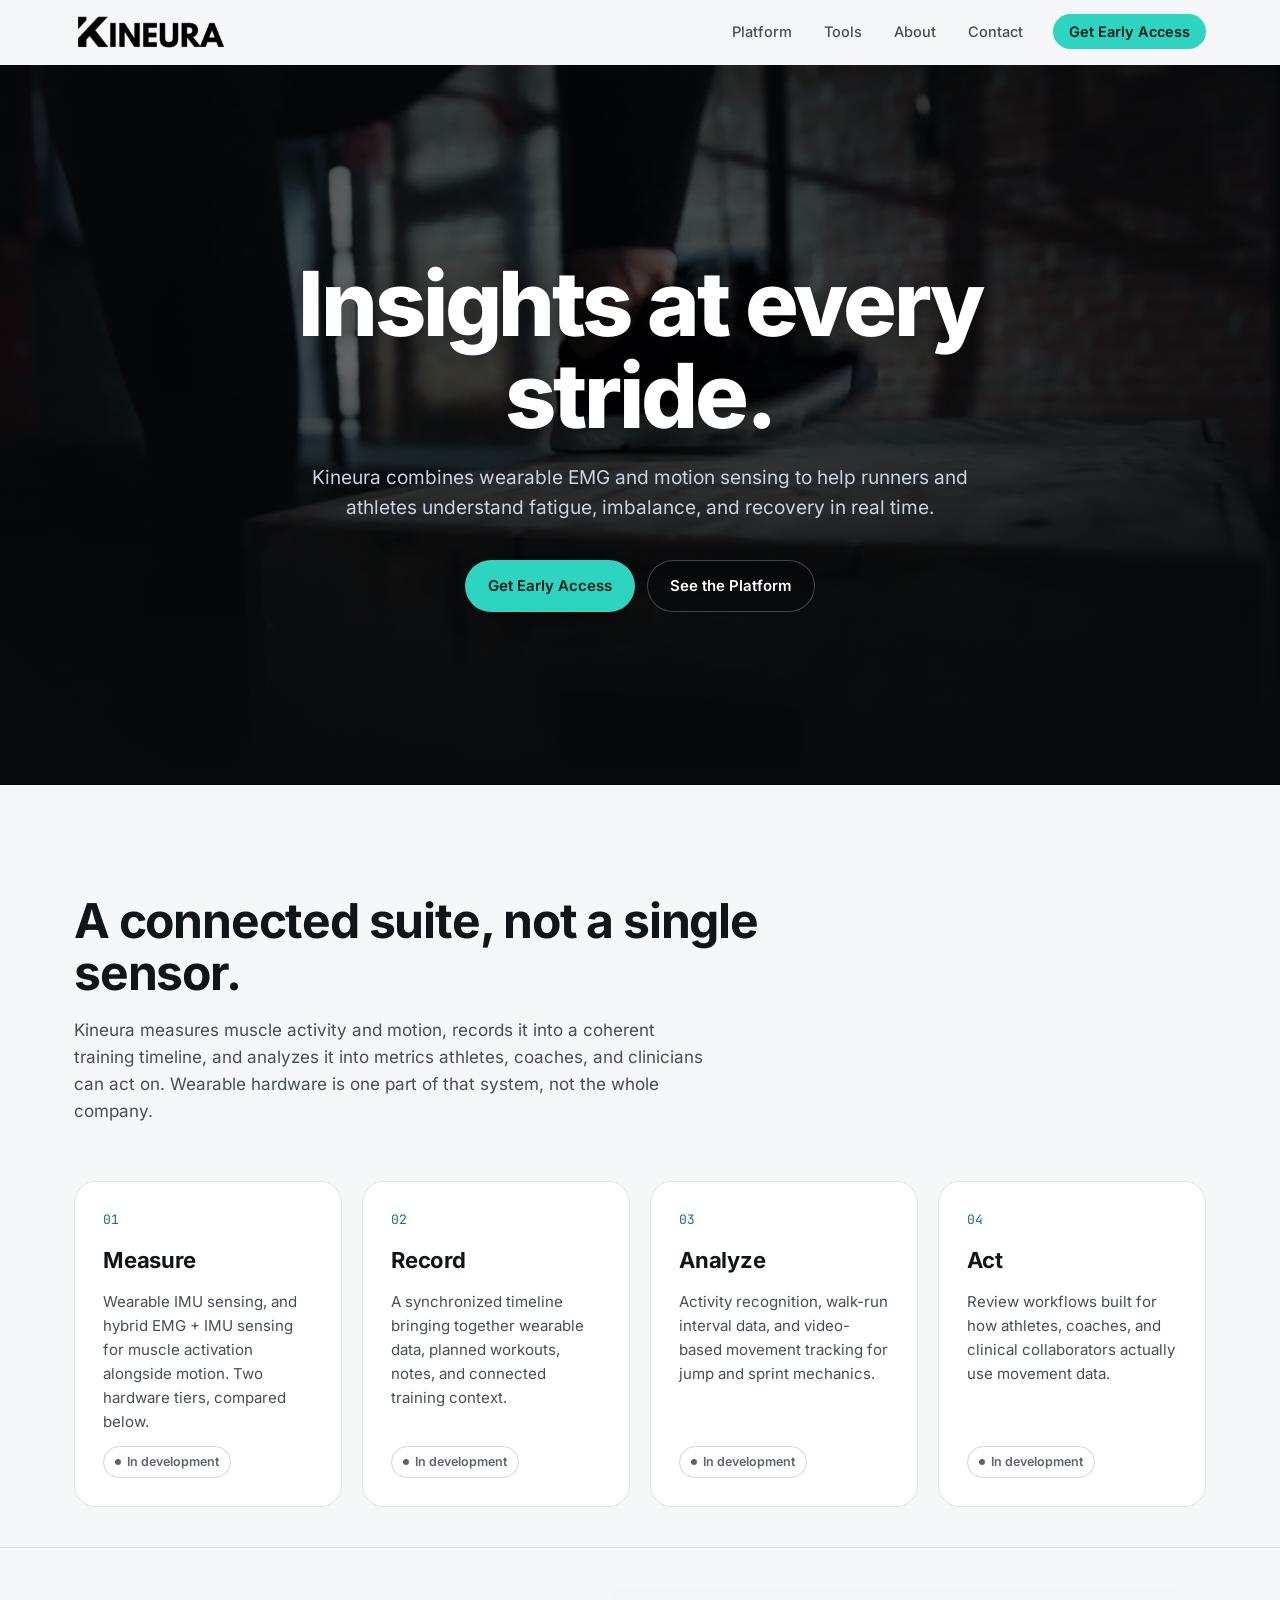
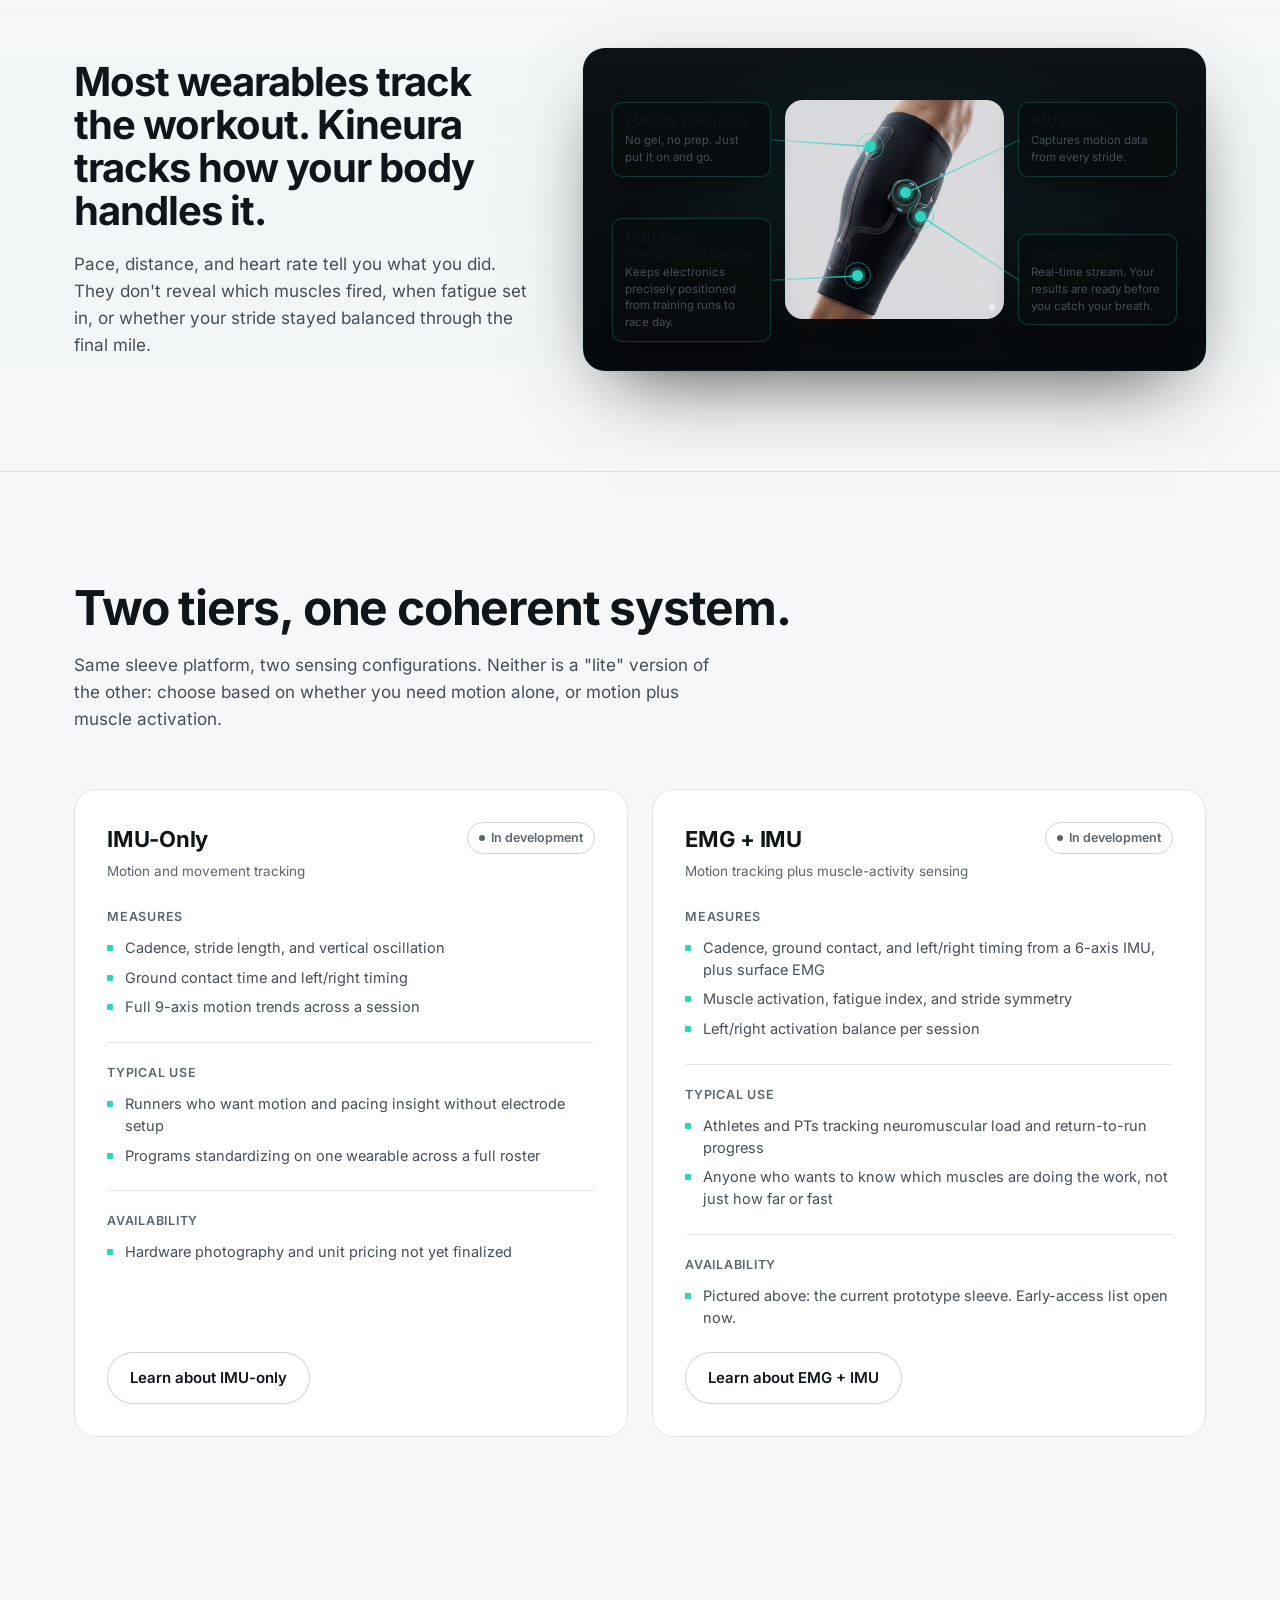
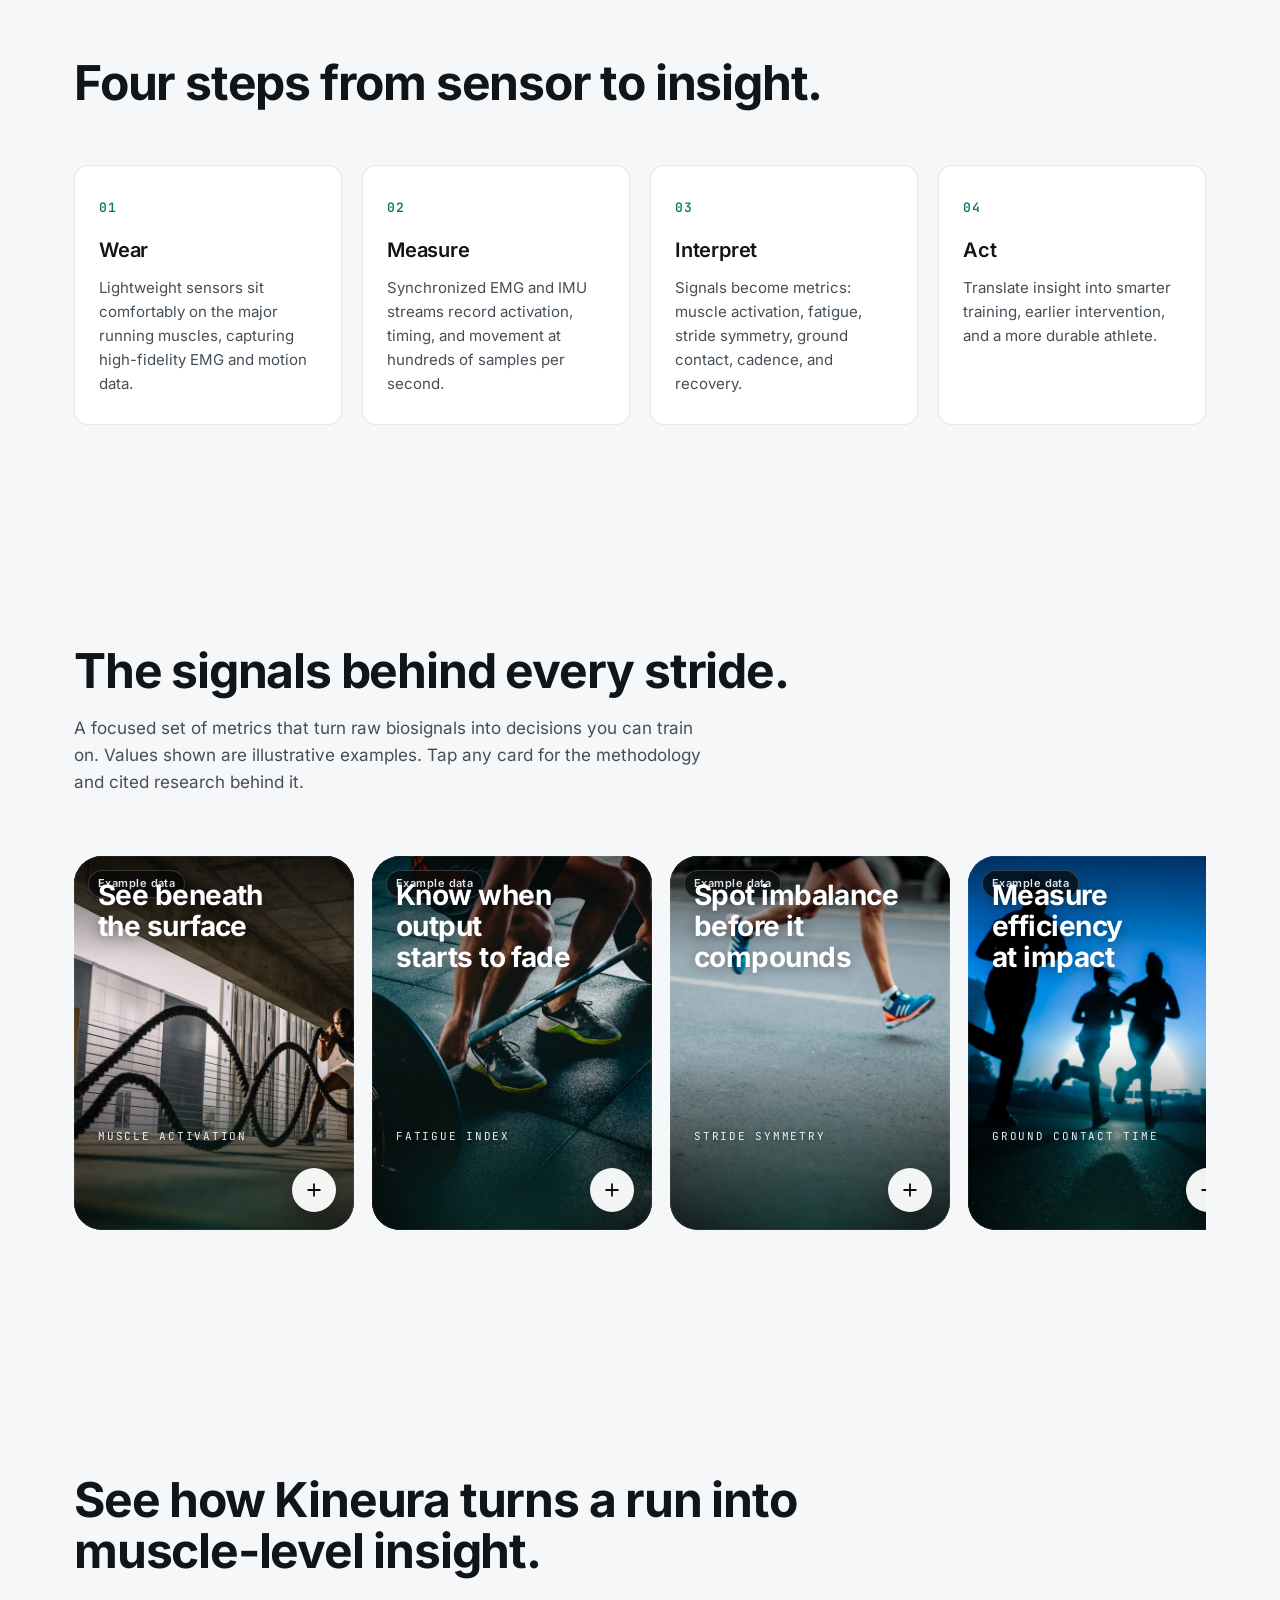
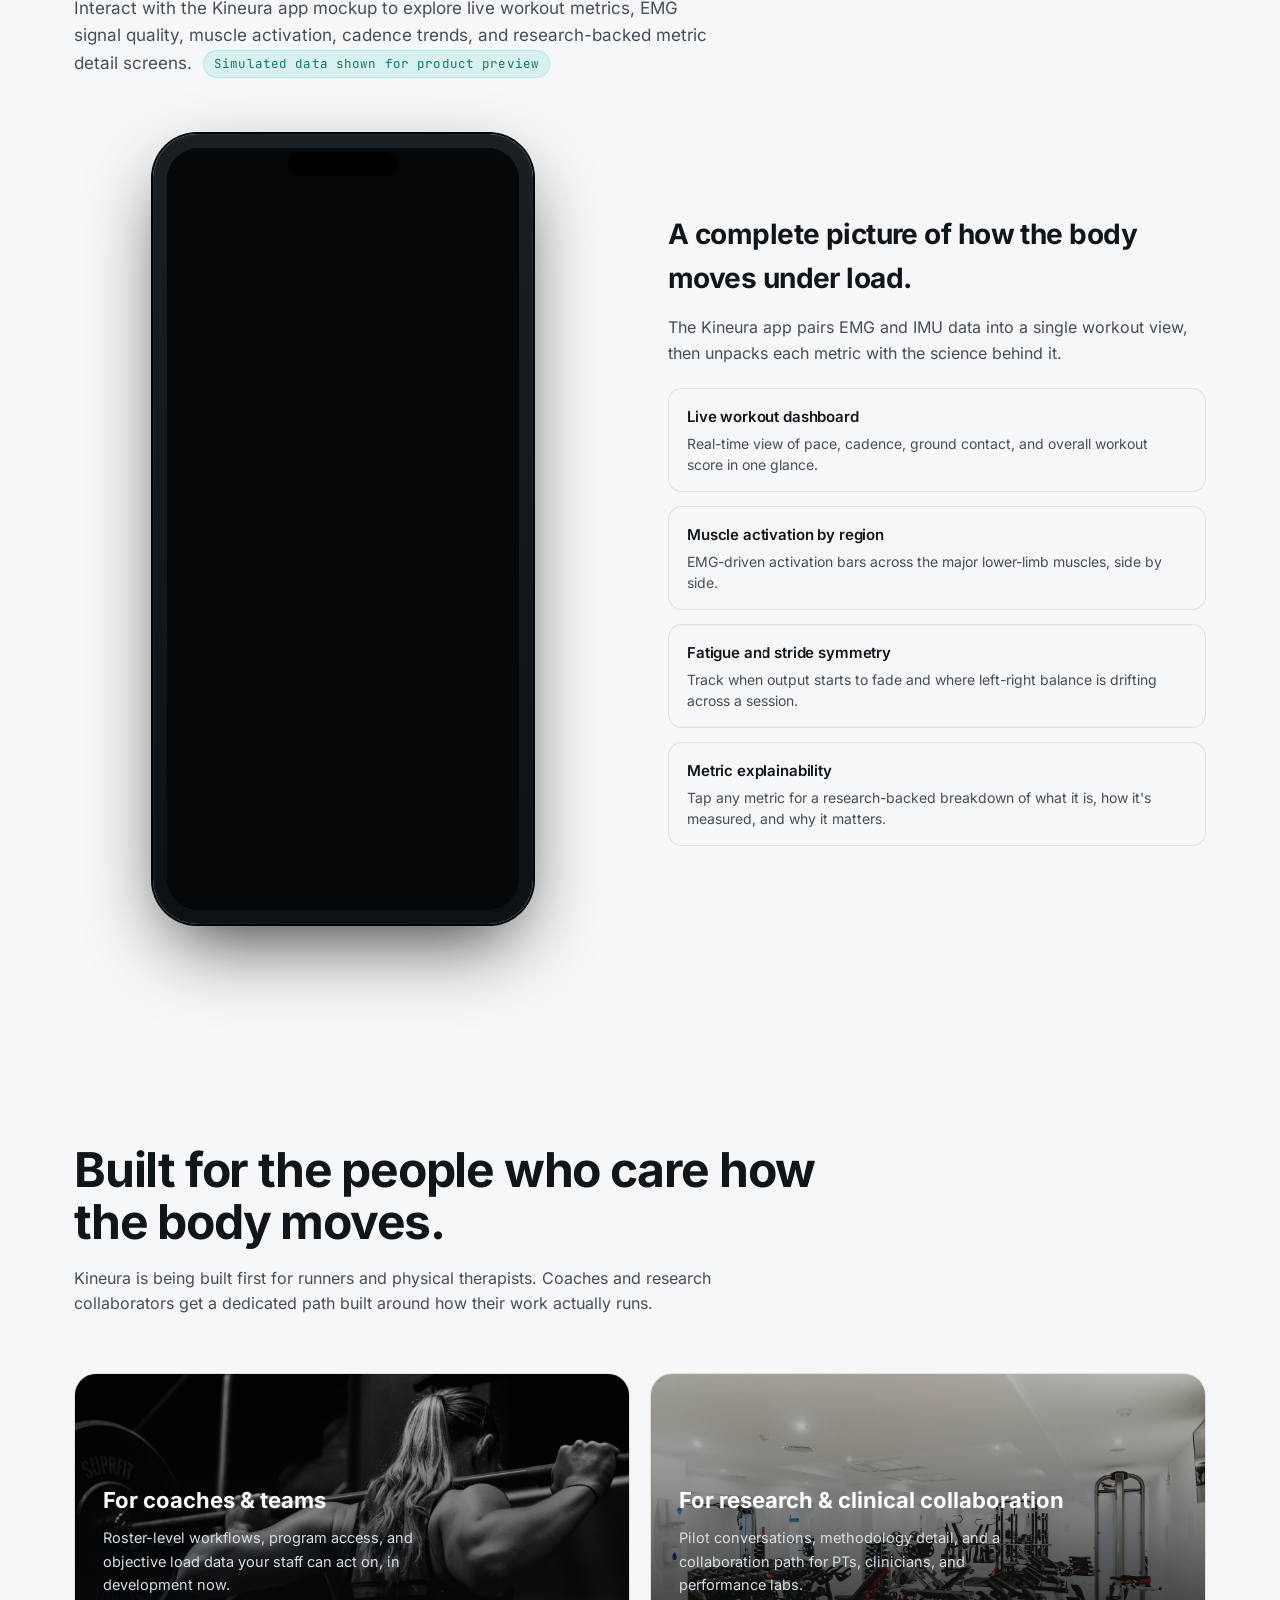
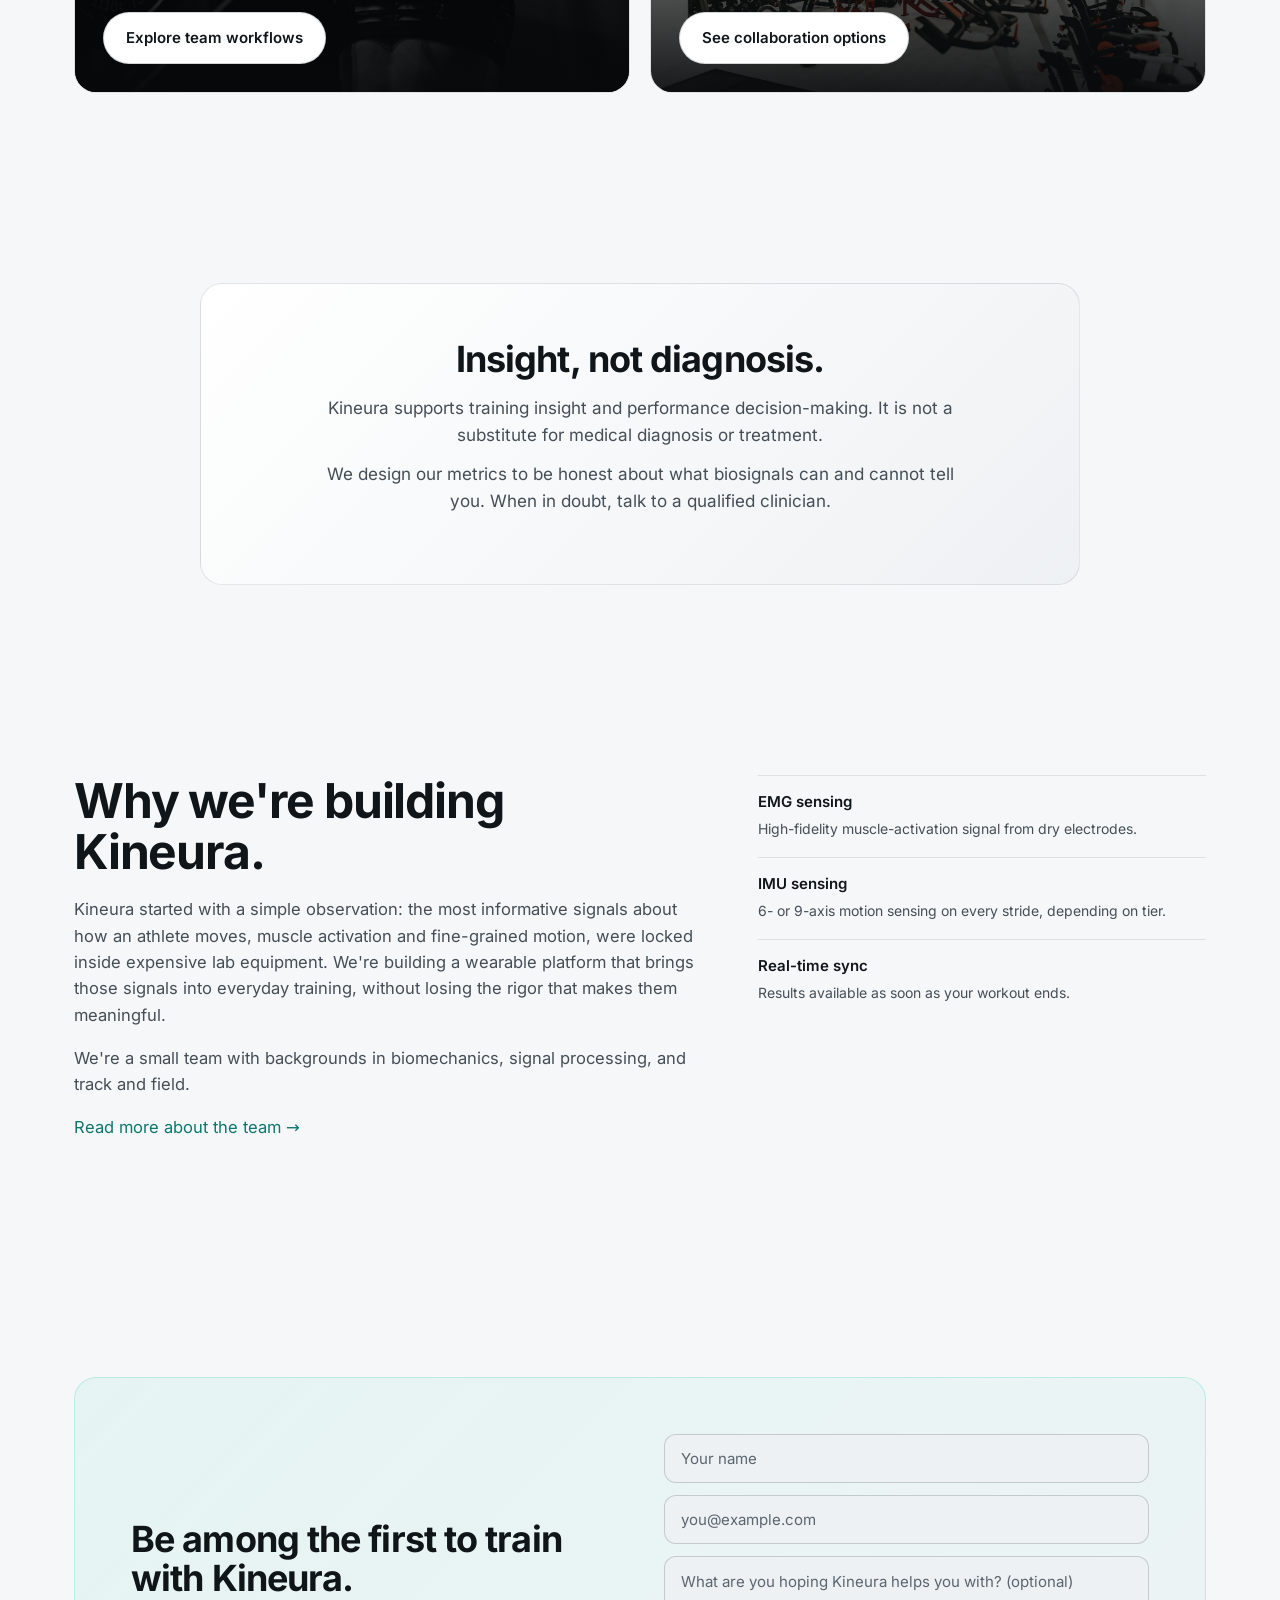
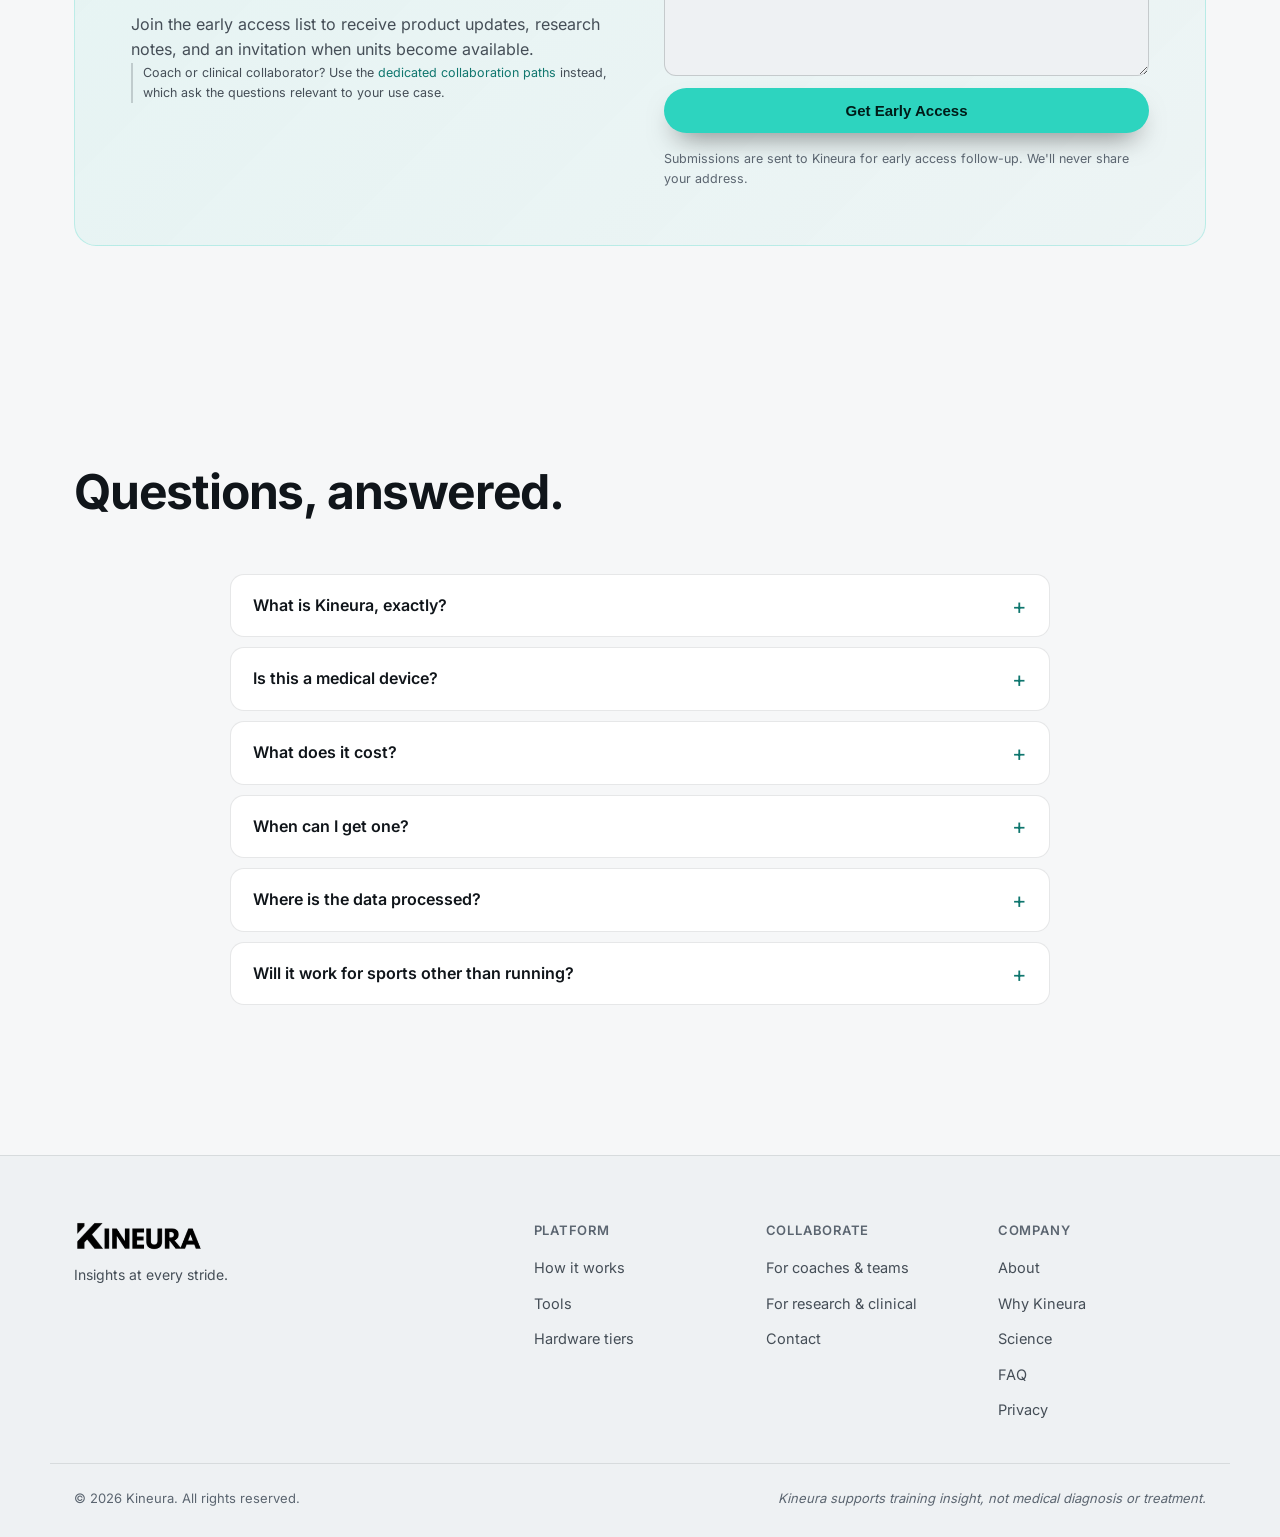
<file: index.html>
<!DOCTYPE html>
<html lang="en">
<head>
  <meta charset="UTF-8" />
  <meta name="viewport" content="width=device-width, initial-scale=1.0" />
  <title>Kineura. Biomechanics sensing for athletes, coaches, and clinicians</title>
  <meta name="description" content="Kineura is a connected suite of wearable EMG and IMU sensing, workout logging, and movement-analysis tools for athletes, coaches, and clinical or research collaborators." />
  <meta name="theme-color" content="#0a0f12" />
  <link rel="canonical" href="https://kineura.com/" />

  <meta property="og:type" content="website" />
  <meta property="og:title" content="Kineura. Biomechanics sensing for athletes, coaches, and clinicians" />
  <meta property="og:description" content="A connected suite of wearable EMG and IMU sensing, workout logging, and movement-analysis tools for measuring and understanding human movement." />
  <meta property="og:image" content="og-image.svg" />
  <meta property="og:url" content="https://kineura.com/" />

  <meta name="twitter:card" content="summary_large_image" />
  <meta name="twitter:title" content="Kineura. Biomechanics sensing for athletes, coaches, and clinicians" />
  <meta name="twitter:description" content="Wearable EMG and IMU sensing, workout logging, and movement-analysis tools for athletes, coaches, and clinical collaborators." />
  <meta name="twitter:image" content="og-image.svg" />

  <link rel="icon" type="image/svg+xml" href="favicon.svg" />
  <link rel="stylesheet" href="styles.css" />
</head>
<body>
  <a href="#main" class="skip-link">Skip to content</a>

  <header class="site-header" id="siteHeader">
    <div class="container header-inner">
      <a class="brand" href="index.html" aria-label="Kineura home">
        <img class="brand-logo" src="assets/img/kineura-wordmark-cropped.png" alt="Kineura" width="487" height="120" />
      </a>

      <nav class="primary-nav" aria-label="Primary">
        <button class="nav-toggle" aria-controls="navList" aria-expanded="false" aria-label="Toggle menu">
          <span></span><span></span><span></span>
        </button>
        <ul class="nav-list" id="navList">
          <li><a href="platform.html">Platform</a></li>
          <li><a href="tools.html">Tools</a></li>
          <li><a href="about.html">About</a></li>
          <li><a href="contact.html">Contact</a></li>
          <li><a href="#early-access" class="nav-cta">Get Early Access</a></li>
        </ul>
      </nav>
    </div>
  </header>

  <main id="main">
    <section class="hero" id="top">
      <div class="hero-bg" aria-hidden="true">
        <video class="hero-video" autoplay muted loop playsinline preload="metadata" poster="assets/img/hero-poster.jpg">
          <source src="https://video.wixstatic.com/video/bee5e3_57d041944a114fd59c90aa651ebfb15c/720p/mp4/file.mp4" type="video/mp4" />
          <source src="https://video.wixstatic.com/video/bee5e3_57d041944a114fd59c90aa651ebfb15c/480p/mp4/file.mp4" type="video/mp4" />
        </video>
        <div class="hero-veil"></div>
      </div>
      <div class="container hero-inner">
        <h1 class="hero-headline">Insights at every stride.</h1>
        <p class="hero-sub">Kineura combines wearable EMG and motion sensing to help runners and athletes understand fatigue, imbalance, and recovery in real time.</p>
        <div class="hero-ctas">
          <a class="btn btn-primary" href="#early-access">Get Early Access</a>
          <a class="btn btn-secondary" href="#platform">See the Platform</a>
        </div>
      </div>
    </section>

    <section class="section" id="platform" style="padding-bottom: 40px;">
      <div class="container">
        <div class="section-head">
          <h2>A connected suite, not a single sensor.</h2>
          <p class="lede">Kineura measures muscle activity and motion, records it into a coherent training timeline, and analyzes it into metrics athletes, coaches, and clinicians can act on. Wearable hardware is one part of that system, not the whole company.</p>
        </div>
        <div class="platform-grid">
          <article class="platform-item">
            <span class="platform-item-index">01</span>
            <h3>Measure</h3>
            <p>Wearable IMU sensing, and hybrid EMG + IMU sensing for muscle activation alongside motion. Two hardware tiers, compared below.</p>
            <span class="status-label status-label--dev">In development</span>
          </article>
          <article class="platform-item">
            <span class="platform-item-index">02</span>
            <h3>Record</h3>
            <p>A synchronized timeline bringing together wearable data, planned workouts, notes, and connected training context.</p>
            <span class="status-label status-label--dev">In development</span>
          </article>
          <article class="platform-item">
            <span class="platform-item-index">03</span>
            <h3>Analyze</h3>
            <p>Activity recognition, walk-run interval data, and video-based movement tracking for jump and sprint mechanics.</p>
            <span class="status-label status-label--dev">In development</span>
          </article>
          <article class="platform-item">
            <span class="platform-item-index">04</span>
            <h3>Act</h3>
            <p>Review workflows built for how athletes, coaches, and clinical collaborators actually use movement data.</p>
            <span class="status-label status-label--dev">In development</span>
          </article>
        </div>
      </div>
    </section>

    <section class="section problem" id="product">
      <div class="container">
        <div class="problem-grid">
          <div class="problem-copy">
            <h2>Most wearables track the workout. Kineura tracks how your body handles it.</h2>
            <p class="lede">Pace, distance, and heart rate tell you what you did. They don't reveal which muscles fired, when fatigue set in, or whether your stride stayed balanced through the final mile.</p>
          </div>

          <figure class="sleeve-figure" aria-label="Kineura lower-leg biosensor sleeve and its components">
            <div class="sleeve-stage">
              <div class="sleeve-callout sleeve-callout--tl">
                <div class="sleeve-callout-card">
                  <h3 class="sleeve-callout-title">EMG Dry Electrodes</h3>
                  <p class="sleeve-callout-text">No gel, no prep. Just put it on and go.</p>
                </div>
              </div>

              <div class="sleeve-callout sleeve-callout--tr">
                <div class="sleeve-callout-card">
                  <h3 class="sleeve-callout-title">IMU Sensor</h3>
                  <p class="sleeve-callout-text">Captures motion data from every stride.</p>
                </div>
              </div>

              <div class="sleeve-image-wrap">
                <img class="sleeve-image" src="assets/img/kineura-sleeve.jpg" alt="Kineura lower-leg biosensor sleeve worn on a calf, showing the central hub, integrated electrode pads, and signal traces" loading="lazy" />
                <div class="sleeve-dots" aria-hidden="true">
                  <span class="sleeve-callout-dot sleeve-dot--emg" style="--cx:39%; --cy:21%;"></span>
                  <span class="sleeve-callout-dot sleeve-dot--imu" style="--cx:55%; --cy:42%;"></span>
                  <span class="sleeve-callout-dot sleeve-dot--fit" style="--cx:33%; --cy:80%;"></span>
                  <span class="sleeve-callout-dot sleeve-dot--sync" style="--cx:62%; --cy:53%;"></span>
                </div>
              </div>

              <div class="sleeve-callout sleeve-callout--bl">
                <div class="sleeve-callout-card">
                  <h3 class="sleeve-callout-title">Multi-Layer Compression Sleeve</h3>
                  <p class="sleeve-callout-text">Keeps electronics precisely positioned from training runs to race day.</p>
                </div>
              </div>

              <div class="sleeve-callout sleeve-callout--br">
                <div class="sleeve-callout-card">
                  <h3 class="sleeve-callout-title">Wireless Sync</h3>
                  <p class="sleeve-callout-text">Real-time stream. Your results are ready before you catch your breath.</p>
                </div>
              </div>

              <svg class="sleeve-lines" aria-hidden="true">
                <defs>
                  <linearGradient id="sleeveLineL" x1="0" y1="0" x2="1" y2="0">
                    <stop offset="0" stop-color="#2dd4bf" stop-opacity="0.25" />
                    <stop offset="1" stop-color="#2dd4bf" stop-opacity="0.95" />
                  </linearGradient>
                  <linearGradient id="sleeveLineR" x1="1" y1="0" x2="0" y2="0">
                    <stop offset="0" stop-color="#2dd4bf" stop-opacity="0.25" />
                    <stop offset="1" stop-color="#2dd4bf" stop-opacity="0.95" />
                  </linearGradient>
                </defs>
                <line class="sleeve-line" data-callout="tl" data-dot="emg"  stroke="url(#sleeveLineL)" />
                <line class="sleeve-line" data-callout="tr" data-dot="imu"  stroke="url(#sleeveLineR)" />
                <line class="sleeve-line" data-callout="bl" data-dot="fit"  stroke="url(#sleeveLineL)" />
                <line class="sleeve-line" data-callout="br" data-dot="sync" stroke="url(#sleeveLineR)" />
              </svg>
            </div>

            <ul class="sleeve-feature-list" role="list">
              <li class="sleeve-feature">
                <div>
                  <h3>EMG Dry Electrodes</h3>
                  <p>No gel, no prep. Just put it on and go.</p>
                </div>
              </li>
              <li class="sleeve-feature">
                <div>
                  <h3>IMU Sensor</h3>
                  <p>Captures motion data from every stride.</p>
                </div>
              </li>
              <li class="sleeve-feature">
                <div>
                  <h3>Multi-Layer Compression Sleeve</h3>
                  <p>Keeps electronics precisely positioned from training runs to race day.</p>
                </div>
              </li>
              <li class="sleeve-feature">
                <div>
                  <h3>Wireless Sync</h3>
                  <p>Real-time stream. Your results are ready before you catch your breath.</p>
                </div>
              </li>
            </ul>
          </figure>
        </div>
      </div>
    </section>

    <section class="section" id="hardware">
      <div class="container">
        <div class="section-head">
          <h2>Two tiers, one coherent system.</h2>
          <p class="lede">Same sleeve platform, two sensing configurations. Neither is a "lite" version of the other: choose based on whether you need motion alone, or motion plus muscle activation.</p>
        </div>
        <div class="tier-grid">
          <article class="tier-card">
            <div class="tier-card-head">
              <div>
                <h3>IMU-Only</h3>
                <p class="tier-card-sub">Motion and movement tracking</p>
              </div>
              <span class="status-label status-label--dev">In development</span>
            </div>
            <div class="tier-cluster">
              <h4>Measures</h4>
              <ul>
                <li>Cadence, stride length, and vertical oscillation</li>
                <li>Ground contact time and left/right timing</li>
                <li>Full 9-axis motion trends across a session</li>
              </ul>
            </div>
            <div class="tier-cluster">
              <h4>Typical use</h4>
              <ul>
                <li>Runners who want motion and pacing insight without electrode setup</li>
                <li>Programs standardizing on one wearable across a full roster</li>
              </ul>
            </div>
            <div class="tier-cluster">
              <h4>Availability</h4>
              <ul>
                <li>Hardware photography and unit pricing not yet finalized</li>
              </ul>
            </div>
            <a class="btn btn-secondary" href="tools.html#imu-only">Learn about IMU-only</a>
          </article>

          <article class="tier-card">
            <div class="tier-card-head">
              <div>
                <h3>EMG + IMU</h3>
                <p class="tier-card-sub">Motion tracking plus muscle-activity sensing</p>
              </div>
              <span class="status-label status-label--dev">In development</span>
            </div>
            <div class="tier-cluster">
              <h4>Measures</h4>
              <ul>
                <li>Cadence, ground contact, and left/right timing from a 6-axis IMU, plus surface EMG</li>
                <li>Muscle activation, fatigue index, and stride symmetry</li>
                <li>Left/right activation balance per session</li>
              </ul>
            </div>
            <div class="tier-cluster">
              <h4>Typical use</h4>
              <ul>
                <li>Athletes and PTs tracking neuromuscular load and return-to-run progress</li>
                <li>Anyone who wants to know which muscles are doing the work, not just how far or fast</li>
              </ul>
            </div>
            <div class="tier-cluster">
              <h4>Availability</h4>
              <ul>
                <li>Pictured above: the current prototype sleeve. Early-access list open now.</li>
              </ul>
            </div>
            <a class="btn btn-secondary" href="tools.html#emg-imu">Learn about EMG + IMU</a>
          </article>
        </div>
      </div>
    </section>

    <section class="section how" id="how">
      <div class="container">
        <div class="section-head">
          <h2>Four steps from sensor to insight.</h2>
        </div>
        <ol class="steps">
          <li class="step">
            <span class="step-num">01</span>
            <h3>Wear</h3>
            <p>Lightweight sensors sit comfortably on the major running muscles, capturing high-fidelity EMG and motion data.</p>
          </li>
          <li class="step">
            <span class="step-num">02</span>
            <h3>Measure</h3>
            <p>Synchronized EMG and IMU streams record activation, timing, and movement at hundreds of samples per second.</p>
          </li>
          <li class="step">
            <span class="step-num">03</span>
            <h3>Interpret</h3>
            <p>Signals become metrics: muscle activation, fatigue, stride symmetry, ground contact, cadence, and recovery.</p>
          </li>
          <li class="step">
            <span class="step-num">04</span>
            <h3>Act</h3>
            <p>Translate insight into smarter training, earlier intervention, and a more durable athlete.</p>
          </li>
        </ol>
      </div>
    </section>

    <section class="section metrics" id="metrics">
      <div class="container">
        <div class="section-head">
          <h2>The signals behind every stride.</h2>
          <p class="lede">A focused set of metrics that turn raw biosignals into decisions you can train on. Values shown are illustrative examples. Tap any card for the methodology and cited research behind it.</p>
        </div>
        <div class="metric-rail" role="list" aria-label="Kineura metrics">
          <article class="metric-photo-card" role="listitem" data-metric="muscle" style="position: relative;">
            <span class="metric-example-badge">Example data</span>
            <img src="assets/img/metric-muscle.jpg" alt="Athlete training with battle ropes" loading="lazy" />
            <div class="metric-photo-overlay"></div>
            <h3 class="metric-photo-title">See beneath<br/>the surface</h3>
            <p class="metric-photo-tag">Muscle Activation</p>
            <button class="metric-plus" type="button" aria-label="Open Muscle Activation details">
              <svg viewBox="0 0 24 24" aria-hidden="true"><path d="M12 5v14M5 12h14" stroke="currentColor" stroke-width="2.2" stroke-linecap="round"/></svg>
            </button>
          </article>

          <article class="metric-photo-card" role="listitem" data-metric="fatigue" style="position: relative;">
            <span class="metric-example-badge">Example data</span>
            <img src="assets/img/metric-fatigue.jpg" alt="Athlete pushing through fatigue" loading="lazy" />
            <div class="metric-photo-overlay"></div>
            <h3 class="metric-photo-title">Know when output<br/>starts to fade</h3>
            <p class="metric-photo-tag">Fatigue Index</p>
            <button class="metric-plus" type="button" aria-label="Open Fatigue Index details">
              <svg viewBox="0 0 24 24" aria-hidden="true"><path d="M12 5v14M5 12h14" stroke="currentColor" stroke-width="2.2" stroke-linecap="round"/></svg>
            </button>
          </article>

          <article class="metric-photo-card" role="listitem" data-metric="symmetry" style="position: relative;">
            <span class="metric-example-badge">Example data</span>
            <img src="assets/img/metric-symmetry.jpg" alt="Runner mid-stride showing left and right leg motion" loading="lazy" />
            <div class="metric-photo-overlay"></div>
            <h3 class="metric-photo-title">Spot imbalance<br/>before it compounds</h3>
            <p class="metric-photo-tag">Stride Symmetry</p>
            <button class="metric-plus" type="button" aria-label="Open Stride Symmetry details">
              <svg viewBox="0 0 24 24" aria-hidden="true"><path d="M12 5v14M5 12h14" stroke="currentColor" stroke-width="2.2" stroke-linecap="round"/></svg>
            </button>
          </article>

          <article class="metric-photo-card" role="listitem" data-metric="gct" style="position: relative;">
            <span class="metric-example-badge">Example data</span>
            <img src="assets/img/metric-gct.jpg" alt="Three runners silhouetted against a bright sky" loading="lazy" />
            <div class="metric-photo-overlay"></div>
            <h3 class="metric-photo-title">Measure efficiency<br/>at impact</h3>
            <p class="metric-photo-tag">Ground Contact Time</p>
            <button class="metric-plus" type="button" aria-label="Open Ground Contact Time details">
              <svg viewBox="0 0 24 24" aria-hidden="true"><path d="M12 5v14M5 12h14" stroke="currentColor" stroke-width="2.2" stroke-linecap="round"/></svg>
            </button>
          </article>

          <article class="metric-photo-card" role="listitem" data-metric="cadence" style="position: relative;">
            <span class="metric-example-badge">Example data</span>
            <img src="assets/img/metric-cadence.jpg" alt="Runner on an open trail in motion" loading="lazy" />
            <div class="metric-photo-overlay"></div>
            <h3 class="metric-photo-title">Read rhythm<br/>in motion</h3>
            <p class="metric-photo-tag">Cadence &amp; Motion Trends</p>
            <button class="metric-plus" type="button" aria-label="Open Cadence and Motion Trends details">
              <svg viewBox="0 0 24 24" aria-hidden="true"><path d="M12 5v14M5 12h14" stroke="currentColor" stroke-width="2.2" stroke-linecap="round"/></svg>
            </button>
          </article>

          <article class="metric-photo-card" role="listitem" data-metric="recovery" style="position: relative;">
            <span class="metric-example-badge">Example data</span>
            <img src="assets/img/metric-recovery.jpg" alt="Athlete in a recovery and mobility session" loading="lazy" />
            <div class="metric-photo-overlay"></div>
            <h3 class="metric-photo-title">Track readiness<br/>beyond feel</h3>
            <p class="metric-photo-tag">Recovery Signals</p>
            <button class="metric-plus" type="button" aria-label="Open Recovery Signals details">
              <svg viewBox="0 0 24 24" aria-hidden="true"><path d="M12 5v14M5 12h14" stroke="currentColor" stroke-width="2.2" stroke-linecap="round"/></svg>
            </button>
          </article>
        </div>
      </div>
    </section>

    <section class="section demo" id="demo">
      <div class="container">
        <div class="section-head">
          <h2>See how Kineura turns a run into muscle-level insight.</h2>
          <p class="lede">Interact with the Kineura app mockup to explore live workout metrics, EMG signal quality, muscle activation, cadence trends, and research-backed metric detail screens. <span class="badge">Simulated data shown for product preview</span></p>
        </div>

        <div class="demo-wrap">
          <div class="demo-frame" aria-label="Kineura app mockup">
            <div class="demo-frame-bezel">
              <div class="demo-frame-notch" aria-hidden="true"></div>
              <div class="demo-frame-viewport">
                <iframe
                  class="demo-frame-iframe"
                  src="https://pjlim21.github.io/kineura_mockup/"
                  title="Kineura app mockup"
                  loading="lazy"
                  scrolling="no"
                  referrerpolicy="no-referrer-when-downgrade"
                  allow="accelerometer; gyroscope; clipboard-read; clipboard-write"></iframe>
              </div>
            </div>
          </div>

          <aside class="demo-side">
            <h3>A complete picture of how the body moves under load.</h3>
            <p>The Kineura app pairs EMG and IMU data into a single workout view, then unpacks each metric with the science behind it.</p>
            <ul class="demo-feature-list">
              <li>
                <h4>Live workout dashboard</h4>
                <p>Real-time view of pace, cadence, ground contact, and overall workout score in one glance.</p>
              </li>
              <li>
                <h4>Muscle activation by region</h4>
                <p>EMG-driven activation bars across the major lower-limb muscles, side by side.</p>
              </li>
              <li>
                <h4>Fatigue and stride symmetry</h4>
                <p>Track when output starts to fade and where left-right balance is drifting across a session.</p>
              </li>
              <li>
                <h4>Metric explainability</h4>
                <p>Tap any metric for a research-backed breakdown of what it is, how it's measured, and why it matters.</p>
              </li>
            </ul>
          </aside>
        </div>
      </div>
    </section>

    <section class="section" id="use-cases">
      <div class="container">
        <div class="section-head">
          <h2>Built for the people who care how the body moves.</h2>
          <p class="audience-intro">Kineura is being built first for runners and physical therapists. Coaches and research collaborators get a dedicated path built around how their work actually runs.</p>
        </div>
        <div class="audience-panels">
          <a class="audience-panel" href="for-teams-coaches.html">
            <img src="assets/img/athlete-strength.jpg" alt="Athlete holding a loaded barbell across the shoulders" loading="lazy" />
            <div class="audience-panel-veil"></div>
            <div class="audience-panel-body">
              <h3>For coaches &amp; teams</h3>
              <p>Roster-level workflows, program access, and objective load data your staff can act on, in development now.</p>
              <span class="btn btn-secondary">Explore team workflows</span>
            </div>
          </a>
          <a class="audience-panel" href="for-research-clinical.html">
            <img src="assets/img/athlete-pt.jpg" alt="A training facility with strength and cycling equipment" loading="lazy" />
            <div class="audience-panel-veil"></div>
            <div class="audience-panel-body">
              <h3>For research &amp; clinical collaboration</h3>
              <p>Pilot conversations, methodology detail, and a collaboration path for PTs, clinicians, and performance labs.</p>
              <span class="btn btn-secondary">See collaboration options</span>
            </div>
          </a>
        </div>
      </div>
    </section>

    <section class="section science" id="science">
      <div class="container">
        <div class="science-card">
          <h2>Insight, not diagnosis.</h2>
          <p>Kineura supports training insight and performance decision-making. It is not a substitute for medical diagnosis or treatment.</p>
          <p class="muted">We design our metrics to be honest about what biosignals can and cannot tell you. When in doubt, talk to a qualified clinician.</p>
        </div>
      </div>
    </section>

    <section class="section about" id="about">
      <div class="container about-inner">
        <div class="about-copy">
          <h2>Why we're building Kineura.</h2>
          <p>Kineura started with a simple observation: the most informative signals about how an athlete moves, muscle activation and fine-grained motion, were locked inside expensive lab equipment. We're building a wearable platform that brings those signals into everyday training, without losing the rigor that makes them meaningful.</p>
          <p>We're a small team with backgrounds in biomechanics, signal processing, and track and field.</p>
          <p><a href="about.html">Read more about the team &rarr;</a></p>
        </div>
        <aside class="about-side">
          <dl class="capability-list">
            <div><dt>EMG sensing</dt><dd>High-fidelity muscle-activation signal from dry electrodes.</dd></div>
            <div><dt>IMU sensing</dt><dd>6- or 9-axis motion sensing on every stride, depending on tier.</dd></div>
            <div><dt>Real-time sync</dt><dd>Results available as soon as your workout ends.</dd></div>
          </dl>
        </aside>
      </div>
    </section>

    <section class="section cta" id="early-access">
      <div class="container">
        <div class="cta-card">
          <div class="cta-copy">
            <h2>Be among the first to train with Kineura.</h2>
            <p>Join the early access list to receive product updates, research notes, and an invitation when units become available.</p>
            <p class="todo-note">Coach or clinical collaborator? Use the <a href="contact.html">dedicated collaboration paths</a> instead, which ask the questions relevant to your use case.</p>
          </div>
          <form
            class="cta-form js-lead-form"
            id="earlyAccessForm"
            action="https://formsubmit.co/pjlim21@gmail.com"
            method="POST"
            data-thanks-param="ea"
            novalidate
          >
            <label for="eaName" class="sr-only">Name</label>
            <input id="eaName" name="name" type="text" placeholder="Your name" autocomplete="name" required />
            <label for="eaEmail" class="sr-only">Email</label>
            <input id="eaEmail" name="email" type="email" placeholder="you@example.com" autocomplete="email" required />
            <label for="eaMessage" class="sr-only">Message</label>
            <textarea id="eaMessage" name="message" placeholder="What are you hoping Kineura helps you with? (optional)" rows="4"></textarea>

            <input type="hidden" name="_subject" value="Kineura early access request" />
            <input type="hidden" name="_template" value="table" />
            <input type="hidden" name="_captcha" value="true" />
            <input type="hidden" name="_next" value="https://kineura.com/?ea=1" />
            <!--
              TODO (founder decision, not resolved here): this form still posts
              to a personal FormSubmit-linked address. Before public launch,
              activate a hashed FormSubmit alias or a company-controlled inbox
              and swap the `action` URL above. See PRODUCT.md.
            -->
            <input type="text" name="_honey" tabindex="-1" autocomplete="off" aria-hidden="true" class="cta-form-honey" />

            <button class="btn btn-primary" type="submit">Get Early Access</button>
            <p class="form-note" id="formNote">Submissions are sent to Kineura for early access follow-up. We'll never share your address.</p>
          </form>
        </div>
      </div>
    </section>

    <section class="section faq" id="faq">
      <div class="container">
        <div class="section-head narrow">
          <h2>Questions, answered.</h2>
        </div>
        <div class="faq-list">
          <details>
            <summary>What is Kineura, exactly?</summary>
            <p>A connected suite of wearable EMG and motion sensing, workout logging, and movement-analysis tools built for runners, coaches, and clinical or research collaborators.</p>
          </details>
          <details>
            <summary>Is this a medical device?</summary>
            <p>No. Kineura supports training insight and performance decision-making. It is not a substitute for medical diagnosis or treatment.</p>
          </details>
          <details>
            <summary>What does it cost?</summary>
            <p>Pricing isn't finalized. Early-access members will be the first to know before general availability.</p>
          </details>
          <details>
            <summary>When can I get one?</summary>
            <p>Not yet. Every part of Kineura, including both sleeve tiers, is in development. Join the early access list above and we'll invite members in rolling waves as units become available.</p>
          </details>
          <details>
            <summary>Where is the data processed?</summary>
            <p>Signals are captured by the sleeve, synced through the Kineura app, and processed on our cloud infrastructure (Amazon Web Services, in the United States). The details are in our <a href="privacy.html">Privacy Policy</a>.</p>
          </details>
          <details>
            <summary>Will it work for sports other than running?</summary>
            <p>Running is our first focus because the movement is repeatable and well-studied. The hardware is designed to extend to all sports, and sport-specific metrics are on the platform roadmap.</p>
          </details>
        </div>
      </div>
    </section>
  </main>

  <footer class="site-footer">
    <div class="container footer-inner">
      <div class="footer-brand">
        <a class="brand" href="index.html" aria-label="Kineura home">
          <img class="brand-logo" src="assets/img/kineura-wordmark-cropped.png" alt="Kineura" width="487" height="120" />
        </a>
        <p class="footer-tag">Insights at every stride.</p>
      </div>
      <nav class="footer-nav" aria-label="Footer">
        <div>
          <p class="footer-nav-heading">Platform</p>
          <ul>
            <li><a href="platform.html">How it works</a></li>
            <li><a href="tools.html">Tools</a></li>
            <li><a href="index.html#hardware">Hardware tiers</a></li>
          </ul>
        </div>
        <div>
          <p class="footer-nav-heading">Collaborate</p>
          <ul>
            <li><a href="for-teams-coaches.html">For coaches &amp; teams</a></li>
            <li><a href="for-research-clinical.html">For research &amp; clinical</a></li>
            <li><a href="contact.html">Contact</a></li>
          </ul>
        </div>
        <div>
          <p class="footer-nav-heading">Company</p>
          <ul>
            <li><a href="about.html">About</a></li>
            <li><a href="why.html">Why Kineura</a></li>
            <li><a href="index.html#science">Science</a></li>
            <li><a href="index.html#faq">FAQ</a></li>
            <li><a href="privacy.html">Privacy</a></li>
          </ul>
        </div>
      </nav>
    </div>
    <div class="container footer-bottom">
      <p>&copy; <span id="year"></span> Kineura. All rights reserved.</p>
      <p class="footer-disclaimer">Kineura supports training insight, not medical diagnosis or treatment.</p>
    </div>
  </footer>

  <!-- Metric detail modal -->
  <div class="modal" id="metricModal" aria-hidden="true" role="dialog" aria-modal="true" aria-labelledby="metricModalTitle">
    <div class="modal-backdrop" data-modal-close></div>
    <div class="modal-panel" role="document">
      <button class="modal-close" type="button" aria-label="Close" data-modal-close>
        <svg viewBox="0 0 24 24" aria-hidden="true"><path d="M6 6l12 12M18 6L6 18" stroke="currentColor" stroke-width="2.2" stroke-linecap="round"/></svg>
      </button>
      <h3 class="modal-title" id="metricModalTitle">-</h3>
      <p class="modal-tagline" id="metricModalTagline">-</p>
      <p class="modal-illustrative">Illustrative example value, not a measurement of your body.</p>
      <div class="modal-section">
        <h4>What is it?</h4>
        <p id="metricModalWhat">-</p>
      </div>
      <div class="modal-section">
        <h4>How is it measured?</h4>
        <p id="metricModalHow">-</p>
      </div>
      <div class="modal-section">
        <h4>Why it matters</h4>
        <p id="metricModalWhy">-</p>
      </div>
      <div class="modal-section modal-research">
        <h4>What the literature supports</h4>
        <p id="metricModalResearch">-</p>
        <p class="modal-illustrative">This citation supports the general measurement technique, not a specific accuracy claim for this device.</p>
      </div>
    </div>
  </div>

  <script src="script.js" defer></script>
</body>
</html>
</file>
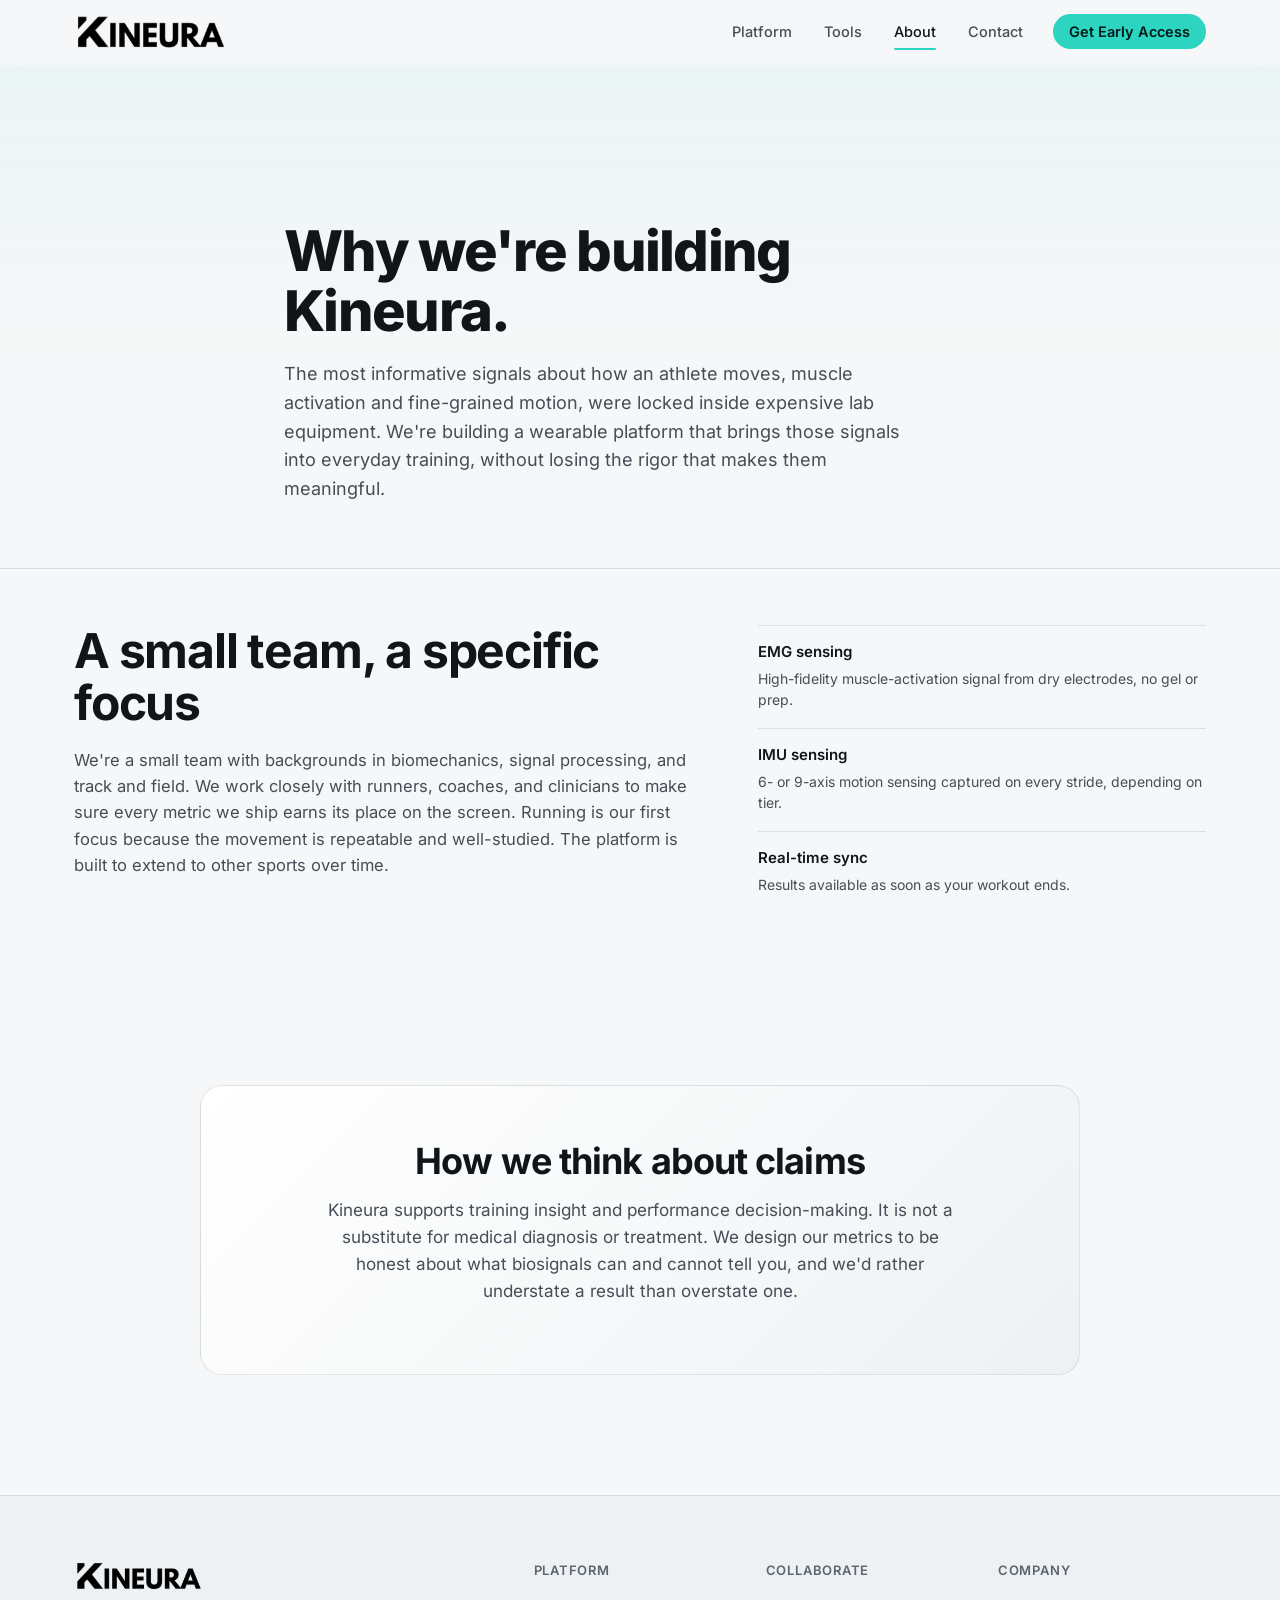
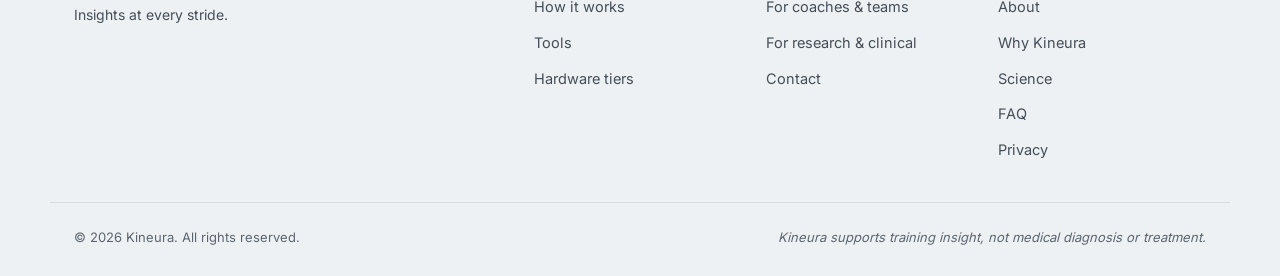
<file: about.html>
<!DOCTYPE html>
<html lang="en">
<head>
  <meta charset="UTF-8" />
  <meta name="viewport" content="width=device-width, initial-scale=1.0" />
  <title>About. Kineura</title>
  <meta name="description" content="Why Kineura exists: bringing lab-grade EMG and motion sensing into everyday training, built by a small team in biomechanics, signal processing, and track and field." />
  <meta name="theme-color" content="#0a0f12" />
  <link rel="canonical" href="https://kineura.com/about.html" />
  <meta property="og:type" content="website" />
  <meta property="og:title" content="About. Kineura" />
  <meta property="og:description" content="Why Kineura exists, and who is building it." />
  <meta property="og:image" content="og-image.svg" />
  <meta property="og:url" content="https://kineura.com/about.html" />
  <link rel="icon" type="image/svg+xml" href="favicon.svg" />
  <link rel="stylesheet" href="styles.css" />
</head>
<body>
  <a href="#main" class="skip-link">Skip to content</a>

  <header class="site-header" id="siteHeader">
    <div class="container header-inner">
      <a class="brand" href="index.html" aria-label="Kineura home">
        <img class="brand-logo" src="assets/img/kineura-wordmark-cropped.png" alt="Kineura" width="487" height="120" />
      </a>
      <nav class="primary-nav" aria-label="Primary">
        <button class="nav-toggle" aria-controls="navList" aria-expanded="false" aria-label="Toggle menu">
          <span></span><span></span><span></span>
        </button>
        <ul class="nav-list" id="navList">
          <li><a href="platform.html">Platform</a></li>
          <li><a href="tools.html">Tools</a></li>
          <li><a href="about.html" aria-current="page">About</a></li>
          <li><a href="contact.html">Contact</a></li>
          <li><a href="index.html#early-access" class="nav-cta">Get Early Access</a></li>
        </ul>
      </nav>
    </div>
  </header>

  <main id="main">
    <section class="page-hero">
      <div class="container page-hero-inner">
        <h1>Why we're building Kineura.</h1>
        <p class="lede">The most informative signals about how an athlete moves, muscle activation and fine-grained motion, were locked inside expensive lab equipment. We're building a wearable platform that brings those signals into everyday training, without losing the rigor that makes them meaningful.</p>
      </div>
    </section>

    <section class="section about" style="padding-top: 56px;">
      <div class="container about-inner">
        <div class="about-copy">
          <h2>A small team, a specific focus</h2>
          <p>We're a small team with backgrounds in biomechanics, signal processing, and track and field. We work closely with runners, coaches, and clinicians to make sure every metric we ship earns its place on the screen. Running is our first focus because the movement is repeatable and well-studied. The platform is built to extend to other sports over time.</p>
        </div>
        <aside class="about-side">
          <dl class="capability-list">
            <div><dt>EMG sensing</dt><dd>High-fidelity muscle-activation signal from dry electrodes, no gel or prep.</dd></div>
            <div><dt>IMU sensing</dt><dd>6- or 9-axis motion sensing captured on every stride, depending on tier.</dd></div>
            <div><dt>Real-time sync</dt><dd>Results available as soon as your workout ends.</dd></div>
          </dl>
        </aside>
      </div>
    </section>

    <section class="section science">
      <div class="container">
        <div class="science-card">
          <h2>How we think about claims</h2>
          <p>Kineura supports training insight and performance decision-making. It is not a substitute for medical diagnosis or treatment. We design our metrics to be honest about what biosignals can and cannot tell you, and we'd rather understate a result than overstate one.</p>
        </div>
      </div>
    </section>
  </main>

  <footer class="site-footer">
    <div class="container footer-inner">
      <div class="footer-brand">
        <a class="brand" href="index.html" aria-label="Kineura home">
          <img class="brand-logo" src="assets/img/kineura-wordmark-cropped.png" alt="Kineura" width="487" height="120" />
        </a>
        <p class="footer-tag">Insights at every stride.</p>
      </div>
      <nav class="footer-nav" aria-label="Footer">
        <div>
          <p class="footer-nav-heading">Platform</p>
          <ul>
            <li><a href="platform.html">How it works</a></li>
            <li><a href="tools.html">Tools</a></li>
            <li><a href="index.html#hardware">Hardware tiers</a></li>
          </ul>
        </div>
        <div>
          <p class="footer-nav-heading">Collaborate</p>
          <ul>
            <li><a href="for-teams-coaches.html">For coaches &amp; teams</a></li>
            <li><a href="for-research-clinical.html">For research &amp; clinical</a></li>
            <li><a href="contact.html">Contact</a></li>
          </ul>
        </div>
        <div>
          <p class="footer-nav-heading">Company</p>
          <ul>
            <li><a href="about.html">About</a></li>
            <li><a href="why.html">Why Kineura</a></li>
            <li><a href="index.html#science">Science</a></li>
            <li><a href="index.html#faq">FAQ</a></li>
            <li><a href="privacy.html">Privacy</a></li>
          </ul>
        </div>
      </nav>
    </div>
    <div class="container footer-bottom">
      <p>&copy; <span id="year"></span> Kineura. All rights reserved.</p>
      <p class="footer-disclaimer">Kineura supports training insight, not medical diagnosis or treatment.</p>
    </div>
  </footer>

  <script src="script.js" defer></script>
</body>
</html>
</file>
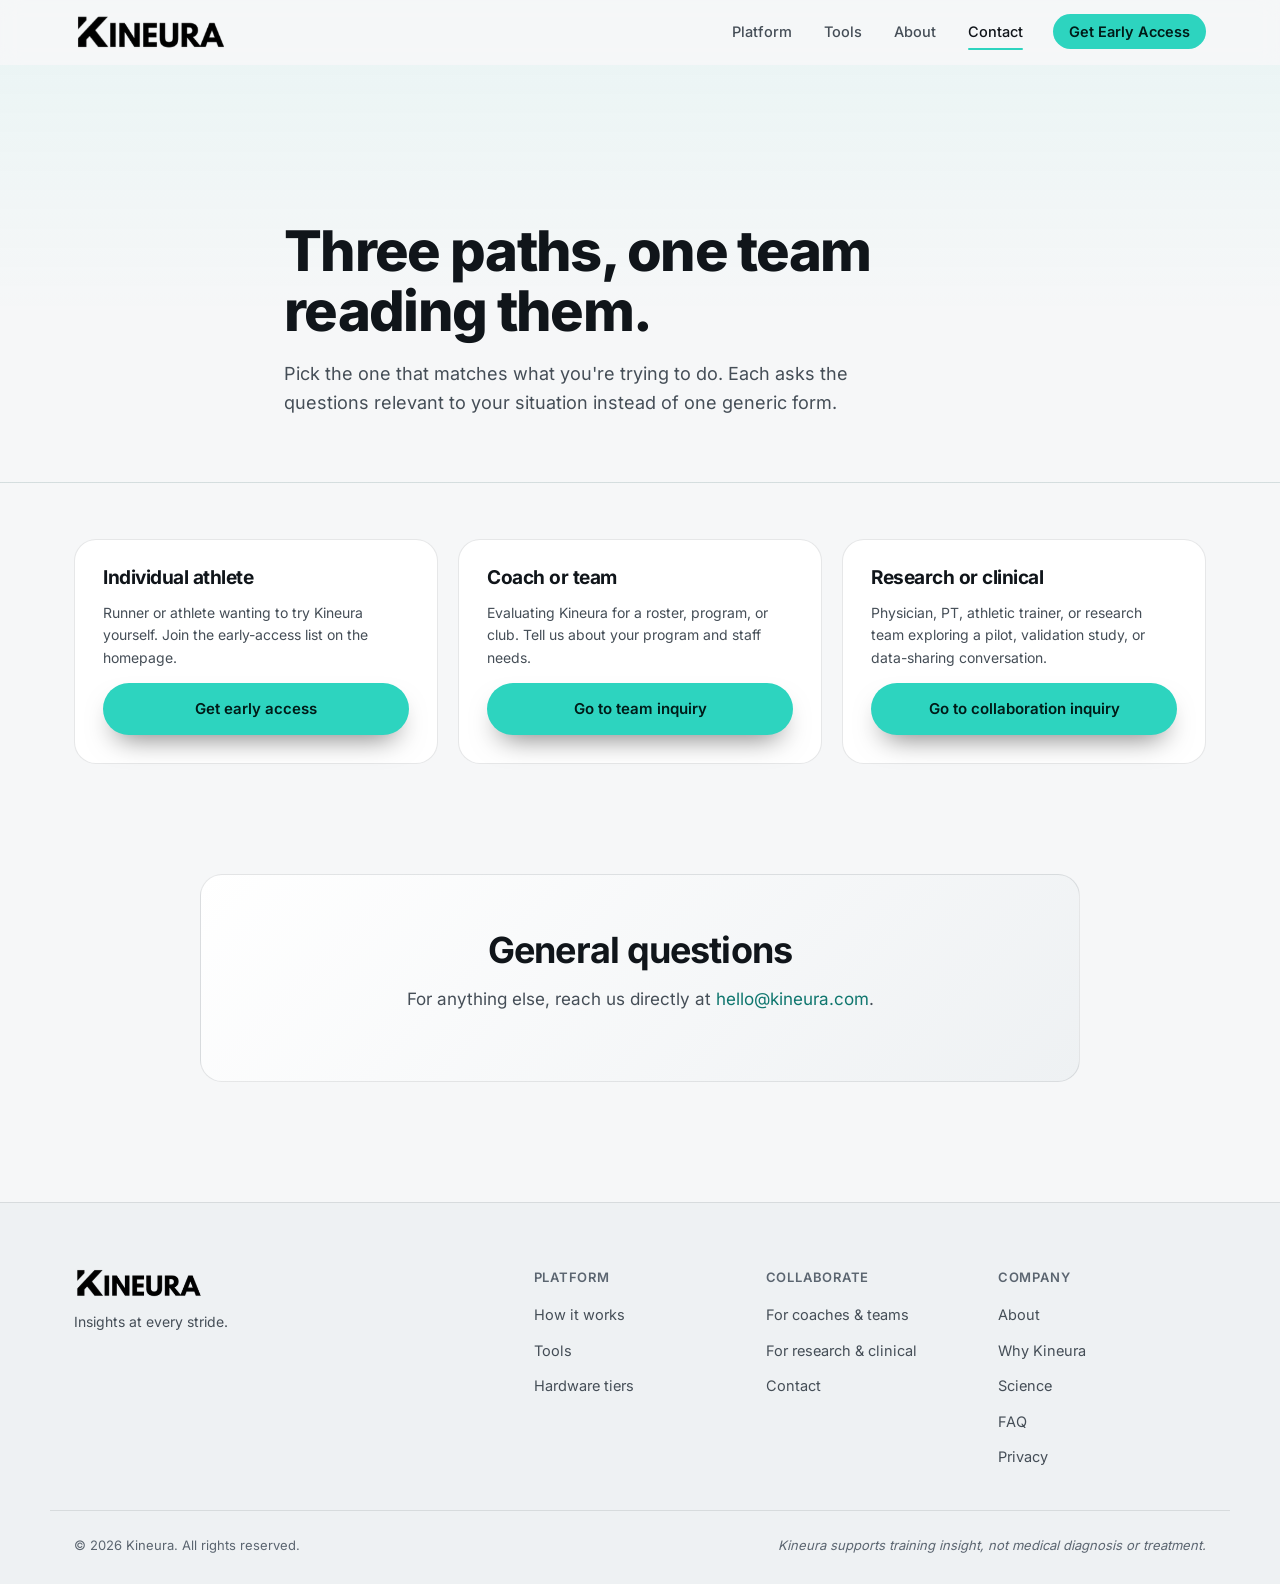
<file: contact.html>
<!DOCTYPE html>
<html lang="en">
<head>
  <meta charset="UTF-8" />
  <meta name="viewport" content="width=device-width, initial-scale=1.0" />
  <title>Contact. Kineura</title>
  <meta name="description" content="Get in touch with Kineura. Separate paths for athletes, coaches and teams, and research or clinical collaboration." />
  <meta name="theme-color" content="#0a0f12" />
  <link rel="canonical" href="https://kineura.com/contact.html" />
  <meta property="og:type" content="website" />
  <meta property="og:title" content="Contact. Kineura" />
  <meta property="og:description" content="Separate paths for athletes, coaches and teams, and research or clinical collaboration." />
  <meta property="og:image" content="og-image.svg" />
  <meta property="og:url" content="https://kineura.com/contact.html" />
  <link rel="icon" type="image/svg+xml" href="favicon.svg" />
  <link rel="stylesheet" href="styles.css" />
</head>
<body>
  <a href="#main" class="skip-link">Skip to content</a>

  <header class="site-header" id="siteHeader">
    <div class="container header-inner">
      <a class="brand" href="index.html" aria-label="Kineura home">
        <img class="brand-logo" src="assets/img/kineura-wordmark-cropped.png" alt="Kineura" width="487" height="120" />
      </a>
      <nav class="primary-nav" aria-label="Primary">
        <button class="nav-toggle" aria-controls="navList" aria-expanded="false" aria-label="Toggle menu">
          <span></span><span></span><span></span>
        </button>
        <ul class="nav-list" id="navList">
          <li><a href="platform.html">Platform</a></li>
          <li><a href="tools.html">Tools</a></li>
          <li><a href="about.html">About</a></li>
          <li><a href="contact.html" aria-current="page">Contact</a></li>
          <li><a href="index.html#early-access" class="nav-cta">Get Early Access</a></li>
        </ul>
      </nav>
    </div>
  </header>

  <main id="main">
    <section class="page-hero">
      <div class="container page-hero-inner">
        <h1>Three paths, one team reading them.</h1>
        <p class="lede">Pick the one that matches what you're trying to do. Each asks the questions relevant to your situation instead of one generic form.</p>
      </div>
    </section>

    <section class="section" style="padding-top: 56px;">
      <div class="container">
        <div class="contact-grid">
          <div class="contact-card">
            <h2>Individual athlete</h2>
            <p>Runner or athlete wanting to try Kineura yourself. Join the early-access list on the homepage.</p>
            <a class="btn btn-primary" href="index.html#early-access">Get early access</a>
          </div>
          <div class="contact-card">
            <h2>Coach or team</h2>
            <p>Evaluating Kineura for a roster, program, or club. Tell us about your program and staff needs.</p>
            <a class="btn btn-primary" href="for-teams-coaches.html#contact-coach">Go to team inquiry</a>
          </div>
          <div class="contact-card">
            <h2>Research or clinical</h2>
            <p>Physician, PT, athletic trainer, or research team exploring a pilot, validation study, or data-sharing conversation.</p>
            <a class="btn btn-primary" href="for-research-clinical.html#contact-research">Go to collaboration inquiry</a>
          </div>
        </div>
      </div>
    </section>

    <section class="section science" style="padding-top: 0;">
      <div class="container">
        <div class="science-card">
          <h2>General questions</h2>
          <p>For anything else, reach us directly at <a href="mailto:hello@kineura.com">hello@kineura.com</a>.</p>
        </div>
      </div>
    </section>
  </main>

  <footer class="site-footer">
    <div class="container footer-inner">
      <div class="footer-brand">
        <a class="brand" href="index.html" aria-label="Kineura home">
          <img class="brand-logo" src="assets/img/kineura-wordmark-cropped.png" alt="Kineura" width="487" height="120" />
        </a>
        <p class="footer-tag">Insights at every stride.</p>
      </div>
      <nav class="footer-nav" aria-label="Footer">
        <div>
          <p class="footer-nav-heading">Platform</p>
          <ul>
            <li><a href="platform.html">How it works</a></li>
            <li><a href="tools.html">Tools</a></li>
            <li><a href="index.html#hardware">Hardware tiers</a></li>
          </ul>
        </div>
        <div>
          <p class="footer-nav-heading">Collaborate</p>
          <ul>
            <li><a href="for-teams-coaches.html">For coaches &amp; teams</a></li>
            <li><a href="for-research-clinical.html">For research &amp; clinical</a></li>
            <li><a href="contact.html">Contact</a></li>
          </ul>
        </div>
        <div>
          <p class="footer-nav-heading">Company</p>
          <ul>
            <li><a href="about.html">About</a></li>
            <li><a href="why.html">Why Kineura</a></li>
            <li><a href="index.html#science">Science</a></li>
            <li><a href="index.html#faq">FAQ</a></li>
            <li><a href="privacy.html">Privacy</a></li>
          </ul>
        </div>
      </nav>
    </div>
    <div class="container footer-bottom">
      <p>&copy; <span id="year"></span> Kineura. All rights reserved.</p>
      <p class="footer-disclaimer">Kineura supports training insight, not medical diagnosis or treatment.</p>
    </div>
  </footer>

  <script src="script.js" defer></script>
</body>
</html>
</file>
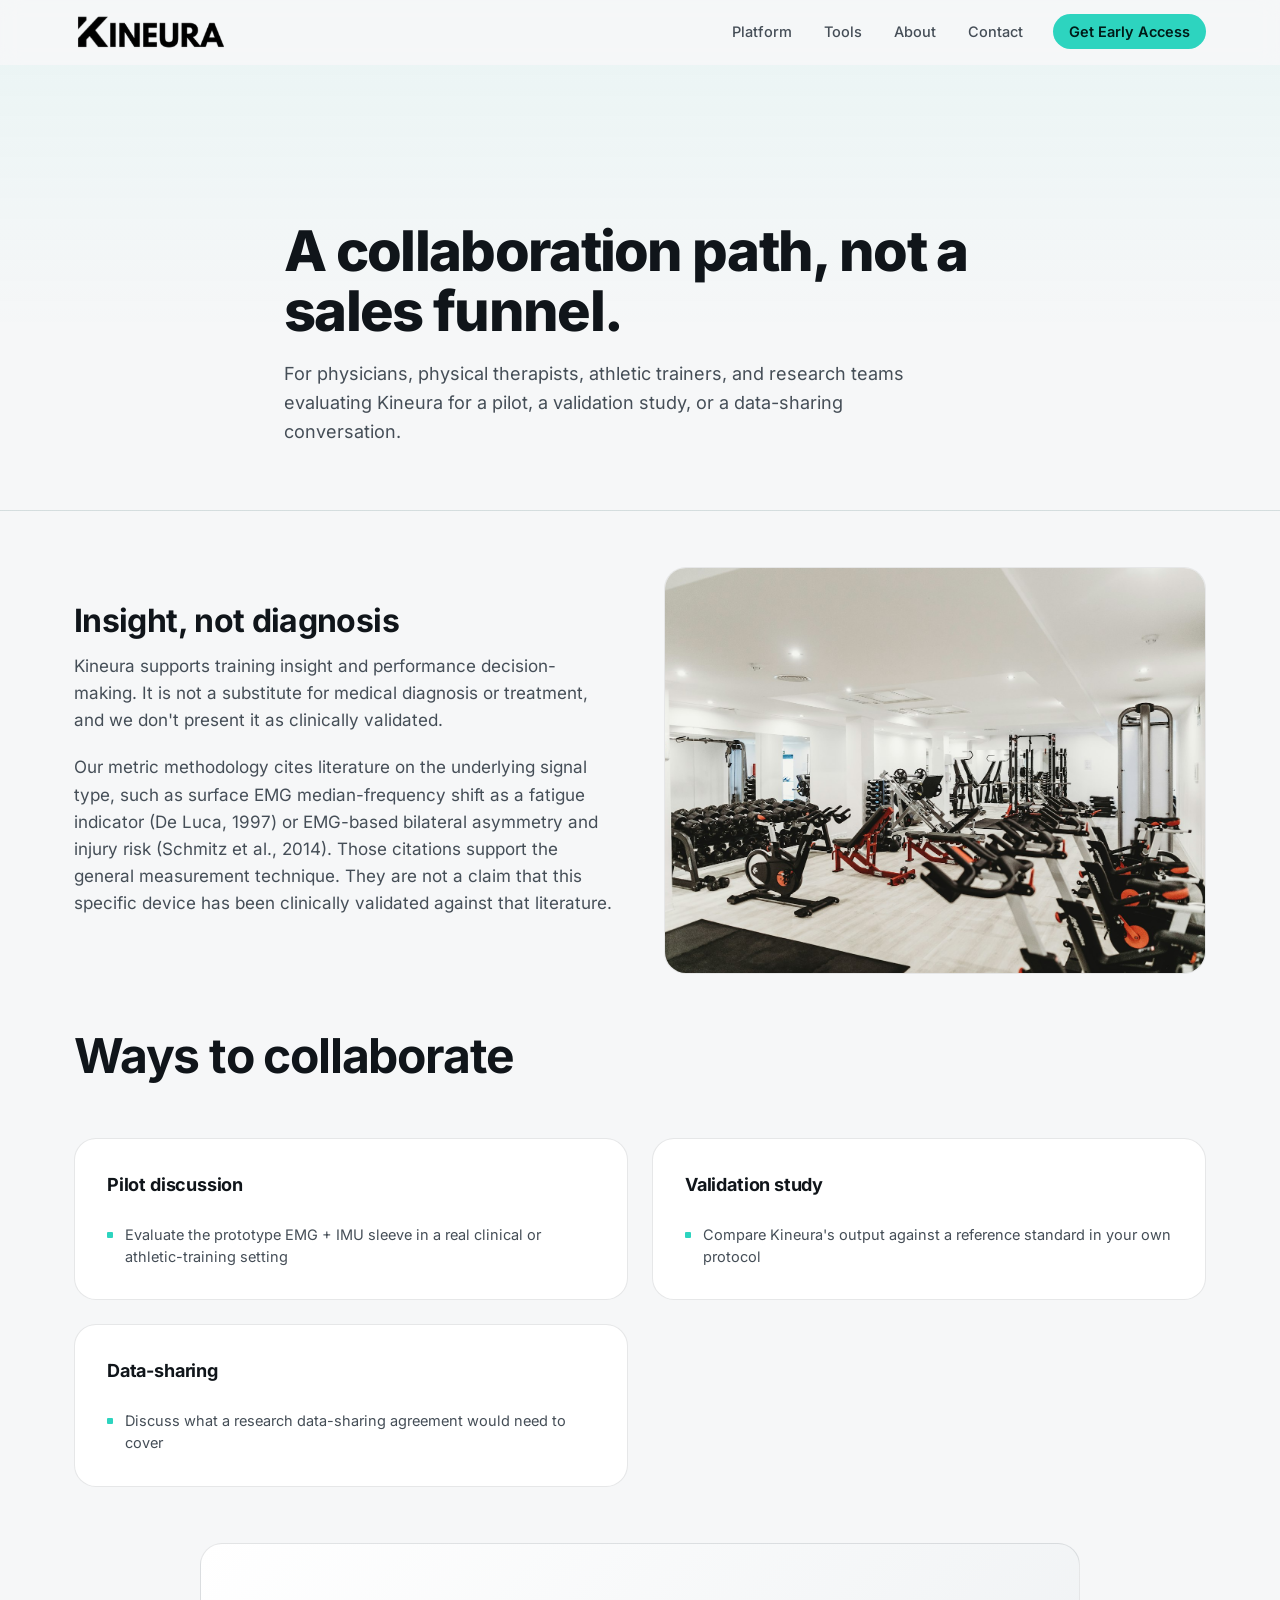
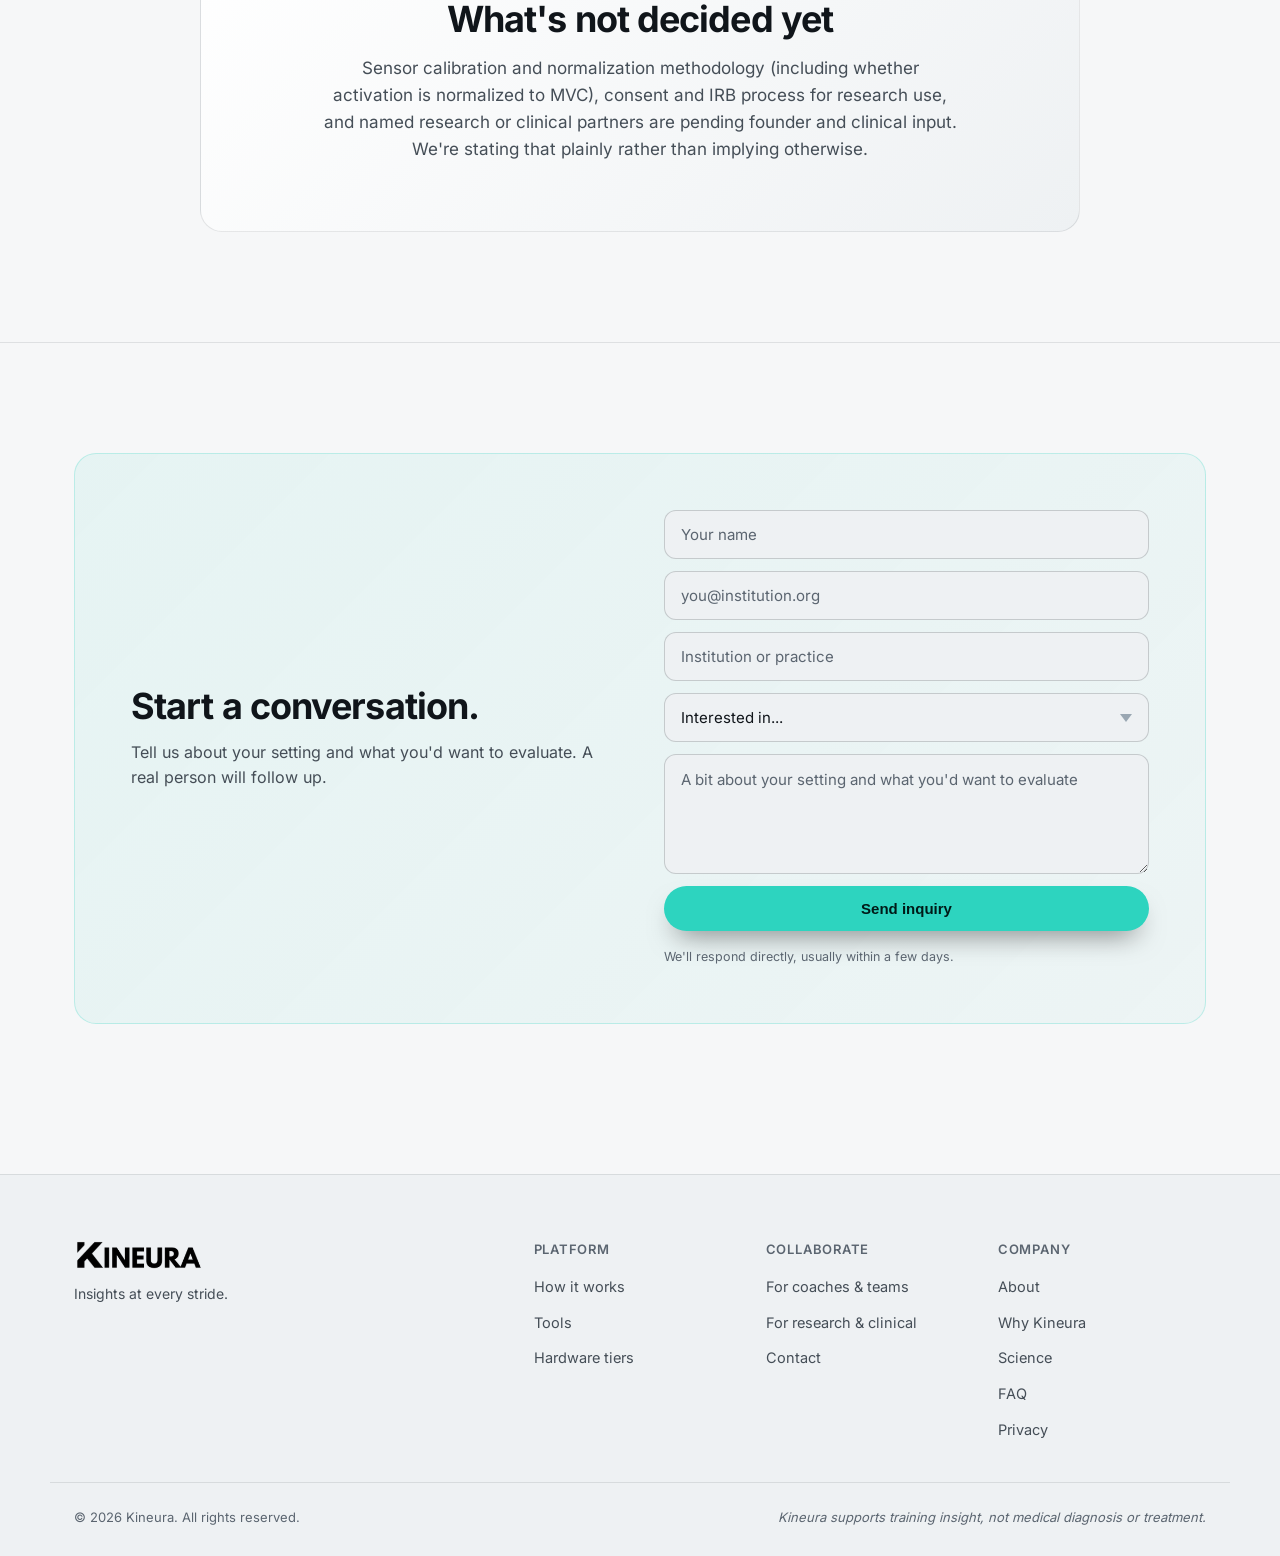
<file: for-research-clinical.html>
<!DOCTYPE html>
<html lang="en">
<head>
  <meta charset="UTF-8" />
  <meta name="viewport" content="width=device-width, initial-scale=1.0" />
  <title>For research &amp; clinical collaboration. Kineura</title>
  <meta name="description" content="A collaboration path for physicians, physical therapists, athletic trainers, and research teams evaluating Kineura for pilots, validation, or data-sharing." />
  <meta name="theme-color" content="#0a0f12" />
  <link rel="canonical" href="https://kineura.com/for-research-clinical.html" />
  <meta property="og:type" content="website" />
  <meta property="og:title" content="For research & clinical collaboration. Kineura" />
  <meta property="og:description" content="A collaboration path for clinicians and researchers evaluating Kineura for pilots, validation, or data-sharing." />
  <meta property="og:image" content="og-image.svg" />
  <meta property="og:url" content="https://kineura.com/for-research-clinical.html" />
  <link rel="icon" type="image/svg+xml" href="favicon.svg" />
  <link rel="stylesheet" href="styles.css" />
</head>
<body>
  <a href="#main" class="skip-link">Skip to content</a>

  <header class="site-header" id="siteHeader">
    <div class="container header-inner">
      <a class="brand" href="index.html" aria-label="Kineura home">
        <img class="brand-logo" src="assets/img/kineura-wordmark-cropped.png" alt="Kineura" width="487" height="120" />
      </a>
      <nav class="primary-nav" aria-label="Primary">
        <button class="nav-toggle" aria-controls="navList" aria-expanded="false" aria-label="Toggle menu">
          <span></span><span></span><span></span>
        </button>
        <ul class="nav-list" id="navList">
          <li><a href="platform.html">Platform</a></li>
          <li><a href="tools.html">Tools</a></li>
          <li><a href="about.html">About</a></li>
          <li><a href="contact.html">Contact</a></li>
          <li><a href="index.html#early-access" class="nav-cta">Get Early Access</a></li>
        </ul>
      </nav>
    </div>
  </header>

  <main id="main">
    <section class="page-hero">
      <div class="container page-hero-inner">
        <h1>A collaboration path, not a sales funnel.</h1>
        <p class="lede">For physicians, physical therapists, athletic trainers, and research teams evaluating Kineura for a pilot, a validation study, or a data-sharing conversation.</p>
      </div>
    </section>

    <section class="section" style="padding-top: 56px;">
      <div class="container">
        <div class="tool-row" style="padding: 0 0 56px;">
          <div class="tool-copy">
            <h2>Insight, not diagnosis</h2>
            <p class="lede">Kineura supports training insight and performance decision-making. It is not a substitute for medical diagnosis or treatment, and we don't present it as clinically validated.</p>
            <p class="lede">Our metric methodology cites literature on the underlying signal type, such as surface EMG median-frequency shift as a fatigue indicator (De Luca, 1997) or EMG-based bilateral asymmetry and injury risk (Schmitz et al., 2014). Those citations support the general measurement technique. They are not a claim that this specific device has been clinically validated against that literature.</p>
          </div>
          <div class="tool-figure">
            <img src="assets/img/athlete-pt.jpg" alt="A training facility with strength and cycling equipment" loading="lazy" />
          </div>
        </div>

        <div class="section-head">
          <h2>Ways to collaborate</h2>
        </div>
        <div class="tier-grid" style="margin-bottom: 56px;">
          <article class="tier-card">
            <div class="tier-card-head"><h3 style="font-size:18px;">Pilot discussion</h3></div>
            <div class="tier-cluster">
              <ul><li>Evaluate the prototype EMG + IMU sleeve in a real clinical or athletic-training setting</li></ul>
            </div>
          </article>
          <article class="tier-card">
            <div class="tier-card-head"><h3 style="font-size:18px;">Validation study</h3></div>
            <div class="tier-cluster">
              <ul><li>Compare Kineura's output against a reference standard in your own protocol</li></ul>
            </div>
          </article>
          <article class="tier-card">
            <div class="tier-card-head"><h3 style="font-size:18px;">Data-sharing</h3></div>
            <div class="tier-cluster">
              <ul><li>Discuss what a research data-sharing agreement would need to cover</li></ul>
            </div>
          </article>
        </div>

        <div class="science-card" style="margin-bottom: 0;">
          <h2>What's not decided yet</h2>
          <p>Sensor calibration and normalization methodology (including whether activation is normalized to MVC), consent and IRB process for research use, and named research or clinical partners are pending founder and clinical input. We're stating that plainly rather than implying otherwise.</p>
        </div>
      </div>
    </section>

    <section class="section" id="contact-research" style="border-top: 1px solid var(--line);">
      <div class="container">
        <div class="cta-card">
          <div class="cta-copy">
            <h2>Start a conversation.</h2>
            <p>Tell us about your setting and what you'd want to evaluate. A real person will follow up.</p>
          </div>
          <form
            class="cta-form js-lead-form"
            action="https://formsubmit.co/pjlim21@gmail.com"
            method="POST"
            data-thanks-param="research"
            novalidate
          >
            <label for="resName" class="sr-only">Name</label>
            <input id="resName" name="name" type="text" placeholder="Your name" autocomplete="name" required />
            <label for="resEmail" class="sr-only">Email</label>
            <input id="resEmail" name="email" type="email" placeholder="you@institution.org" autocomplete="email" required />
            <label for="resOrg" class="sr-only">Institution</label>
            <input id="resOrg" name="organization" type="text" placeholder="Institution or practice" />
            <label for="resType" class="sr-only">Collaboration type</label>
            <select id="resType" name="collaboration_type">
              <option value="">Interested in...</option>
              <option>Pilot discussion</option>
              <option>Validation study</option>
              <option>Data-sharing</option>
              <option>Other</option>
            </select>
            <label for="resMessage" class="sr-only">Message</label>
            <textarea id="resMessage" name="message" placeholder="A bit about your setting and what you'd want to evaluate" rows="4"></textarea>

            <input type="hidden" name="_subject" value="Kineura research/clinical inquiry" />
            <input type="hidden" name="_template" value="table" />
            <input type="hidden" name="_captcha" value="true" />
            <input type="hidden" name="_next" value="https://kineura.com/for-research-clinical.html?research=1" />
            <input type="text" name="_honey" tabindex="-1" autocomplete="off" aria-hidden="true" class="cta-form-honey" />

            <button class="btn btn-primary" type="submit">Send inquiry</button>
            <p class="form-note">We'll respond directly, usually within a few days.</p>
          </form>
        </div>
      </div>
    </section>
  </main>

  <footer class="site-footer">
    <div class="container footer-inner">
      <div class="footer-brand">
        <a class="brand" href="index.html" aria-label="Kineura home">
          <img class="brand-logo" src="assets/img/kineura-wordmark-cropped.png" alt="Kineura" width="487" height="120" />
        </a>
        <p class="footer-tag">Insights at every stride.</p>
      </div>
      <nav class="footer-nav" aria-label="Footer">
        <div>
          <p class="footer-nav-heading">Platform</p>
          <ul>
            <li><a href="platform.html">How it works</a></li>
            <li><a href="tools.html">Tools</a></li>
            <li><a href="index.html#hardware">Hardware tiers</a></li>
          </ul>
        </div>
        <div>
          <p class="footer-nav-heading">Collaborate</p>
          <ul>
            <li><a href="for-teams-coaches.html">For coaches &amp; teams</a></li>
            <li><a href="for-research-clinical.html">For research &amp; clinical</a></li>
            <li><a href="contact.html">Contact</a></li>
          </ul>
        </div>
        <div>
          <p class="footer-nav-heading">Company</p>
          <ul>
            <li><a href="about.html">About</a></li>
            <li><a href="why.html">Why Kineura</a></li>
            <li><a href="index.html#science">Science</a></li>
            <li><a href="index.html#faq">FAQ</a></li>
            <li><a href="privacy.html">Privacy</a></li>
          </ul>
        </div>
      </nav>
    </div>
    <div class="container footer-bottom">
      <p>&copy; <span id="year"></span> Kineura. All rights reserved.</p>
      <p class="footer-disclaimer">Kineura supports training insight, not medical diagnosis or treatment.</p>
    </div>
  </footer>

  <script src="script.js" defer></script>
</body>
</html>
</file>
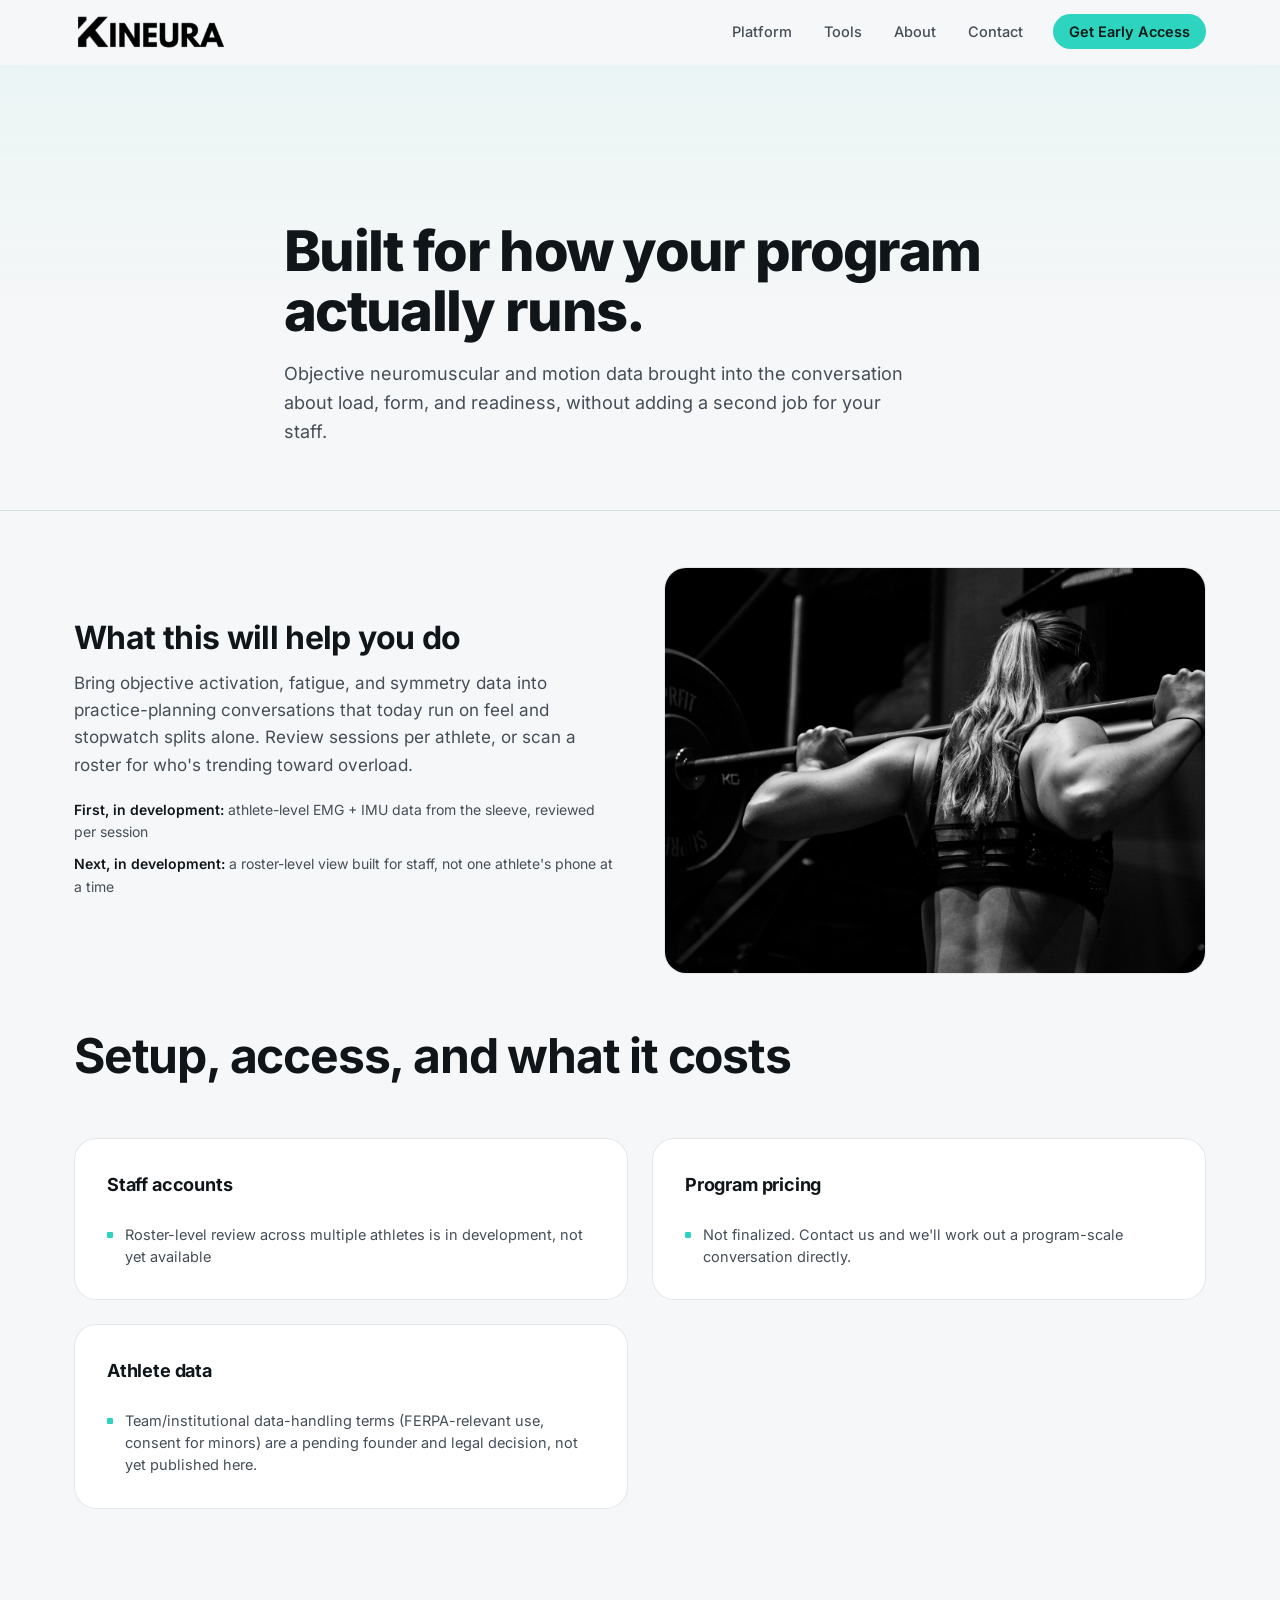
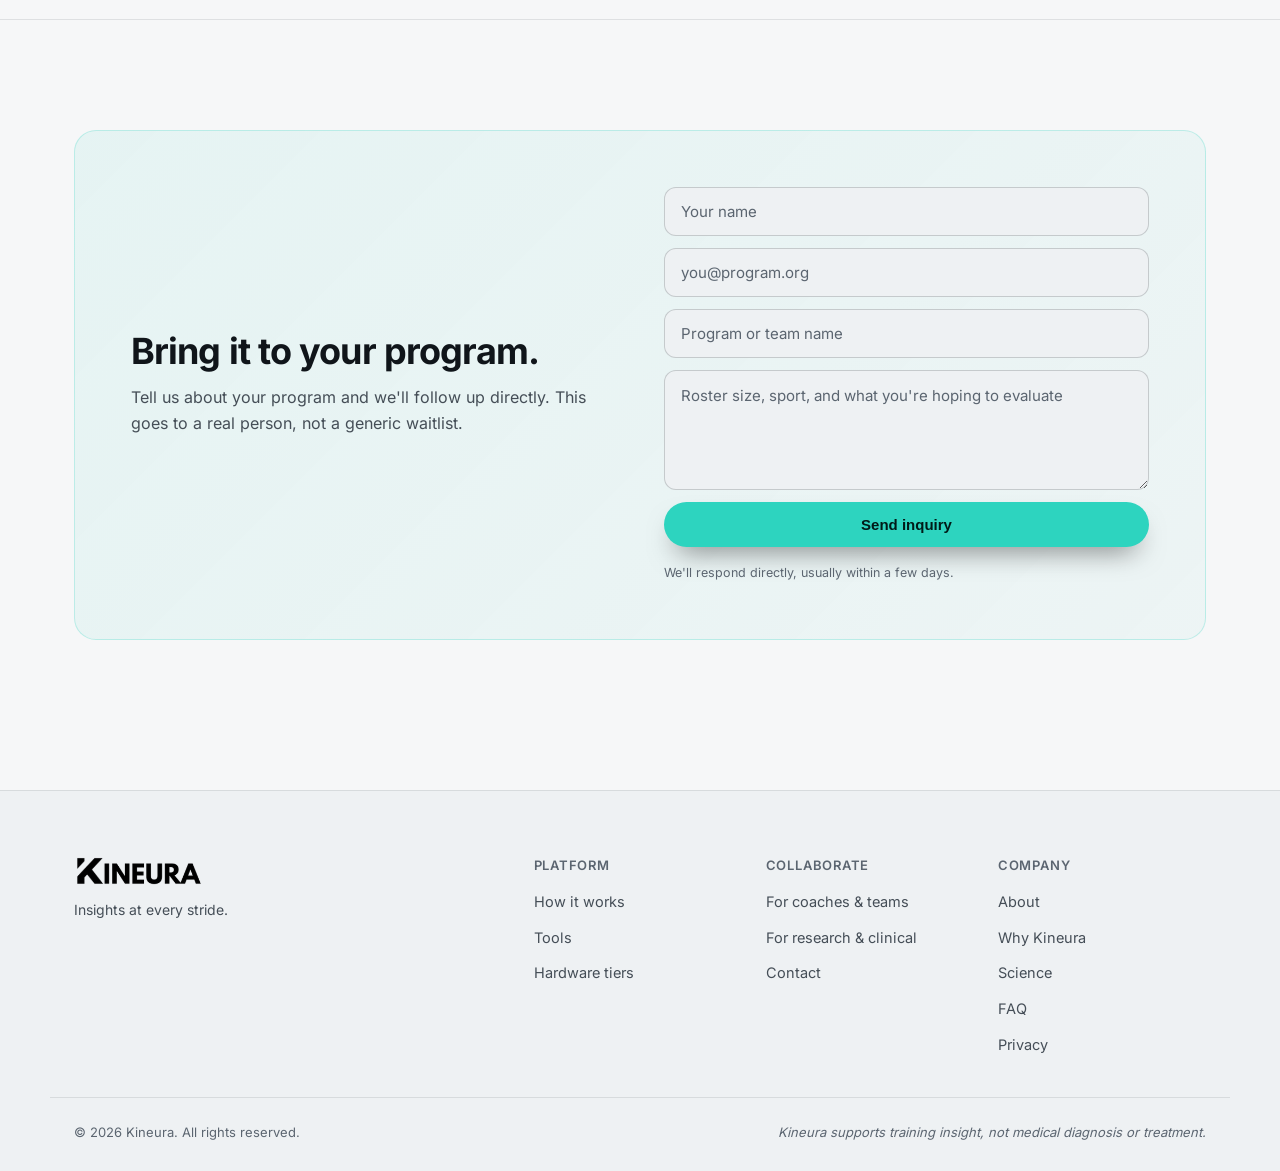
<file: for-teams-coaches.html>
<!DOCTYPE html>
<html lang="en">
<head>
  <meta charset="UTF-8" />
  <meta name="viewport" content="width=device-width, initial-scale=1.0" />
  <title>For coaches &amp; teams. Kineura</title>
  <meta name="description" content="Roster-level workflows, program access, and objective load data for coaches and athletic programs evaluating Kineura." />
  <meta name="theme-color" content="#0a0f12" />
  <link rel="canonical" href="https://kineura.com/for-teams-coaches.html" />
  <meta property="og:type" content="website" />
  <meta property="og:title" content="For coaches & teams. Kineura" />
  <meta property="og:description" content="Roster-level workflows and program access for coaches and athletic programs." />
  <meta property="og:image" content="og-image.svg" />
  <meta property="og:url" content="https://kineura.com/for-teams-coaches.html" />
  <link rel="icon" type="image/svg+xml" href="favicon.svg" />
  <link rel="stylesheet" href="styles.css" />
</head>
<body>
  <a href="#main" class="skip-link">Skip to content</a>

  <header class="site-header" id="siteHeader">
    <div class="container header-inner">
      <a class="brand" href="index.html" aria-label="Kineura home">
        <img class="brand-logo" src="assets/img/kineura-wordmark-cropped.png" alt="Kineura" width="487" height="120" />
      </a>
      <nav class="primary-nav" aria-label="Primary">
        <button class="nav-toggle" aria-controls="navList" aria-expanded="false" aria-label="Toggle menu">
          <span></span><span></span><span></span>
        </button>
        <ul class="nav-list" id="navList">
          <li><a href="platform.html">Platform</a></li>
          <li><a href="tools.html">Tools</a></li>
          <li><a href="about.html">About</a></li>
          <li><a href="contact.html">Contact</a></li>
          <li><a href="index.html#early-access" class="nav-cta">Get Early Access</a></li>
        </ul>
      </nav>
    </div>
  </header>

  <main id="main">
    <section class="page-hero">
      <div class="container page-hero-inner">
        <h1>Built for how your program actually runs.</h1>
        <p class="lede">Objective neuromuscular and motion data brought into the conversation about load, form, and readiness, without adding a second job for your staff.</p>
      </div>
    </section>

    <section class="section" style="padding-top: 56px;">
      <div class="container">
        <div class="tool-row" style="padding: 0 0 56px;">
          <div class="tool-copy">
            <h2>What this will help you do</h2>
            <p class="lede">Bring objective activation, fatigue, and symmetry data into practice-planning conversations that today run on feel and stopwatch splits alone. Review sessions per athlete, or scan a roster for who's trending toward overload.</p>
            <ul class="tool-meta">
              <li><strong>First, in development:</strong> athlete-level EMG + IMU data from the sleeve, reviewed per session</li>
              <li><strong>Next, in development:</strong> a roster-level view built for staff, not one athlete's phone at a time</li>
            </ul>
          </div>
          <div class="tool-figure">
            <img src="assets/img/athlete-strength.jpg" alt="Athlete holding a loaded barbell across the shoulders" loading="lazy" />
          </div>
        </div>

        <div class="section-head">
          <h2>Setup, access, and what it costs</h2>
        </div>
        <div class="tier-grid">
          <article class="tier-card">
            <div class="tier-card-head"><h3 style="font-size:18px;">Staff accounts</h3></div>
            <div class="tier-cluster">
              <ul><li>Roster-level review across multiple athletes is in development, not yet available</li></ul>
            </div>
          </article>
          <article class="tier-card">
            <div class="tier-card-head"><h3 style="font-size:18px;">Program pricing</h3></div>
            <div class="tier-cluster">
              <ul><li>Not finalized. Contact us and we'll work out a program-scale conversation directly.</li></ul>
            </div>
          </article>
          <article class="tier-card">
            <div class="tier-card-head"><h3 style="font-size:18px;">Athlete data</h3></div>
            <div class="tier-cluster">
              <ul><li>Team/institutional data-handling terms (FERPA-relevant use, consent for minors) are a pending founder and legal decision, not yet published here.</li></ul>
            </div>
          </article>
        </div>
      </div>
    </section>

    <section class="section" id="contact-coach" style="border-top: 1px solid var(--line);">
      <div class="container">
        <div class="cta-card">
          <div class="cta-copy">
            <h2>Bring it to your program.</h2>
            <p>Tell us about your program and we'll follow up directly. This goes to a real person, not a generic waitlist.</p>
          </div>
          <form
            class="cta-form js-lead-form"
            action="https://formsubmit.co/pjlim21@gmail.com"
            method="POST"
            data-thanks-param="coach"
            novalidate
          >
            <label for="coachName" class="sr-only">Name</label>
            <input id="coachName" name="name" type="text" placeholder="Your name" autocomplete="name" required />
            <label for="coachEmail" class="sr-only">Email</label>
            <input id="coachEmail" name="email" type="email" placeholder="you@program.org" autocomplete="email" required />
            <label for="coachOrg" class="sr-only">Program or team</label>
            <input id="coachOrg" name="organization" type="text" placeholder="Program or team name" />
            <label for="coachMessage" class="sr-only">Message</label>
            <textarea id="coachMessage" name="message" placeholder="Roster size, sport, and what you're hoping to evaluate" rows="4"></textarea>

            <input type="hidden" name="_subject" value="Kineura team/coach inquiry" />
            <input type="hidden" name="_template" value="table" />
            <input type="hidden" name="_captcha" value="true" />
            <input type="hidden" name="_next" value="https://kineura.com/for-teams-coaches.html?coach=1" />
            <input type="text" name="_honey" tabindex="-1" autocomplete="off" aria-hidden="true" class="cta-form-honey" />

            <button class="btn btn-primary" type="submit">Send inquiry</button>
            <p class="form-note">We'll respond directly, usually within a few days.</p>
          </form>
        </div>
      </div>
    </section>
  </main>

  <footer class="site-footer">
    <div class="container footer-inner">
      <div class="footer-brand">
        <a class="brand" href="index.html" aria-label="Kineura home">
          <img class="brand-logo" src="assets/img/kineura-wordmark-cropped.png" alt="Kineura" width="487" height="120" />
        </a>
        <p class="footer-tag">Insights at every stride.</p>
      </div>
      <nav class="footer-nav" aria-label="Footer">
        <div>
          <p class="footer-nav-heading">Platform</p>
          <ul>
            <li><a href="platform.html">How it works</a></li>
            <li><a href="tools.html">Tools</a></li>
            <li><a href="index.html#hardware">Hardware tiers</a></li>
          </ul>
        </div>
        <div>
          <p class="footer-nav-heading">Collaborate</p>
          <ul>
            <li><a href="for-teams-coaches.html">For coaches &amp; teams</a></li>
            <li><a href="for-research-clinical.html">For research &amp; clinical</a></li>
            <li><a href="contact.html">Contact</a></li>
          </ul>
        </div>
        <div>
          <p class="footer-nav-heading">Company</p>
          <ul>
            <li><a href="about.html">About</a></li>
            <li><a href="why.html">Why Kineura</a></li>
            <li><a href="index.html#science">Science</a></li>
            <li><a href="index.html#faq">FAQ</a></li>
            <li><a href="privacy.html">Privacy</a></li>
          </ul>
        </div>
      </nav>
    </div>
    <div class="container footer-bottom">
      <p>&copy; <span id="year"></span> Kineura. All rights reserved.</p>
      <p class="footer-disclaimer">Kineura supports training insight, not medical diagnosis or treatment.</p>
    </div>
  </footer>

  <script src="script.js" defer></script>
</body>
</html>
</file>
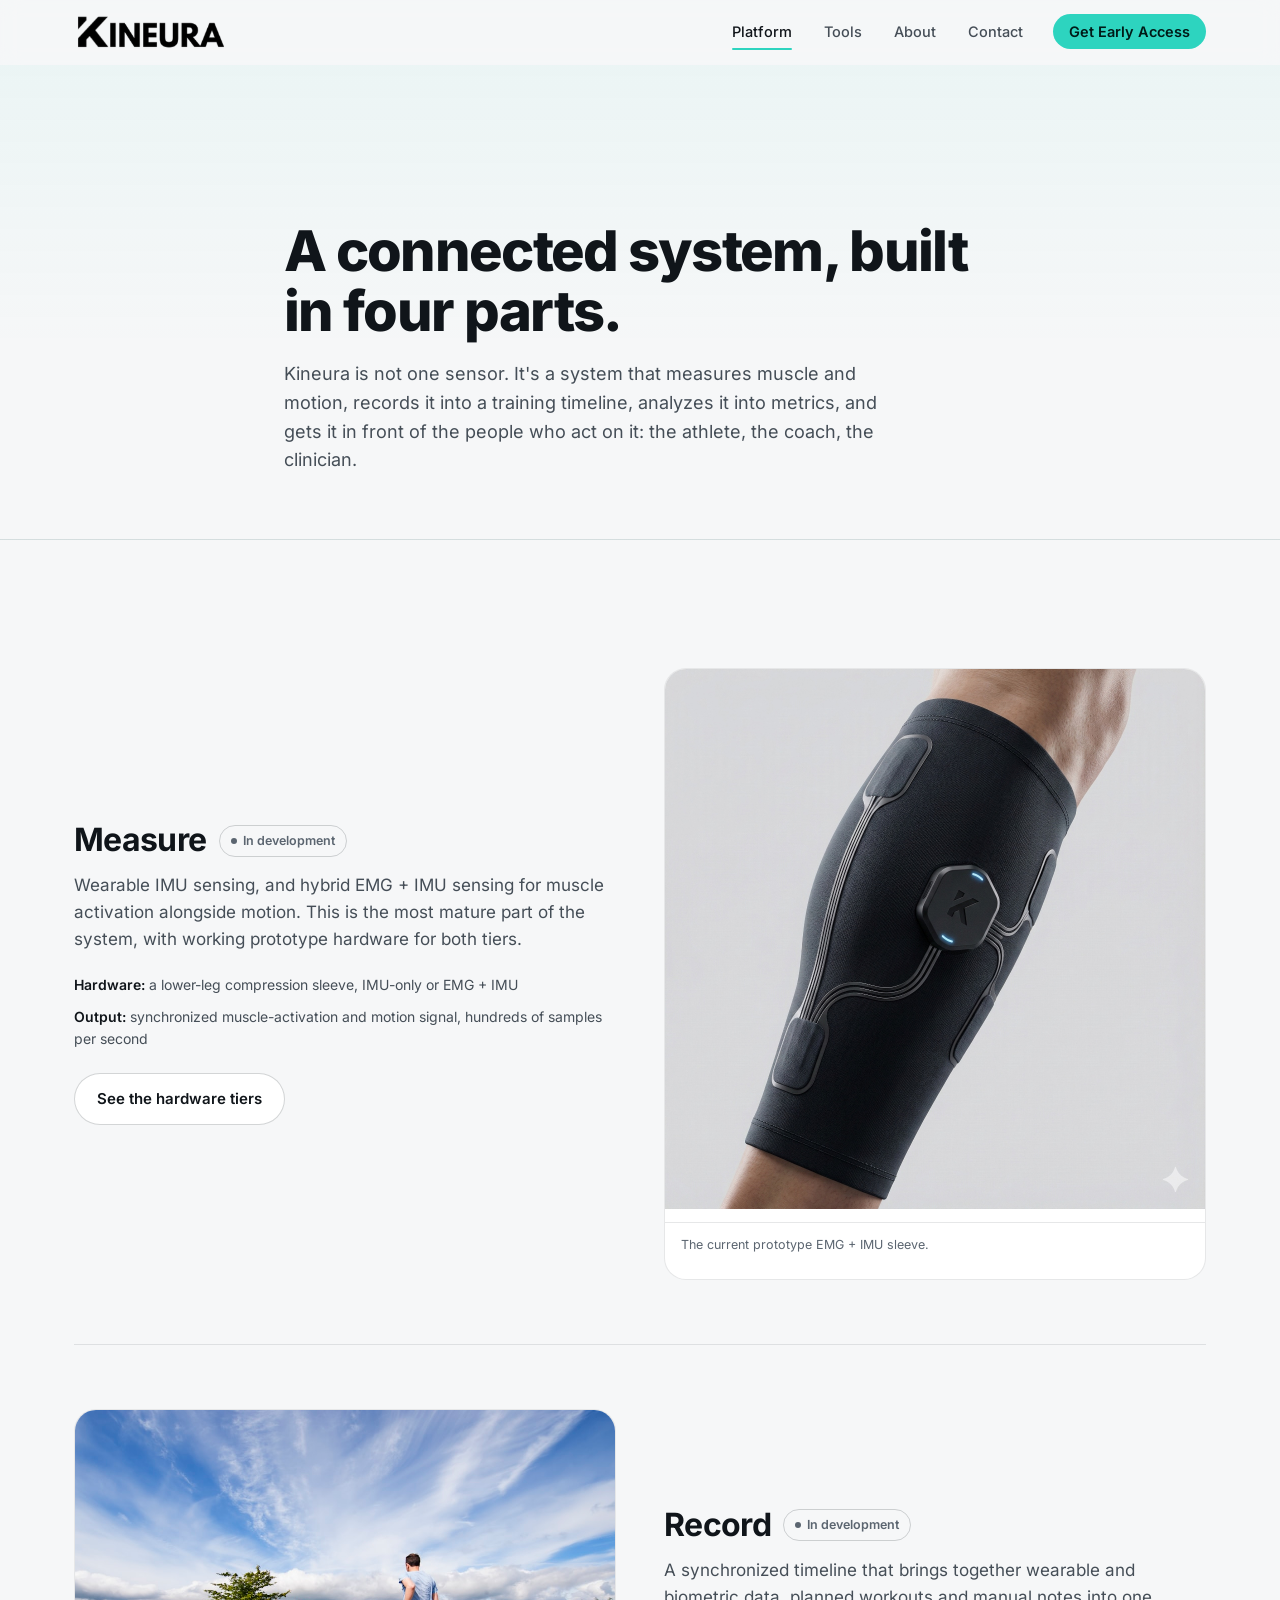
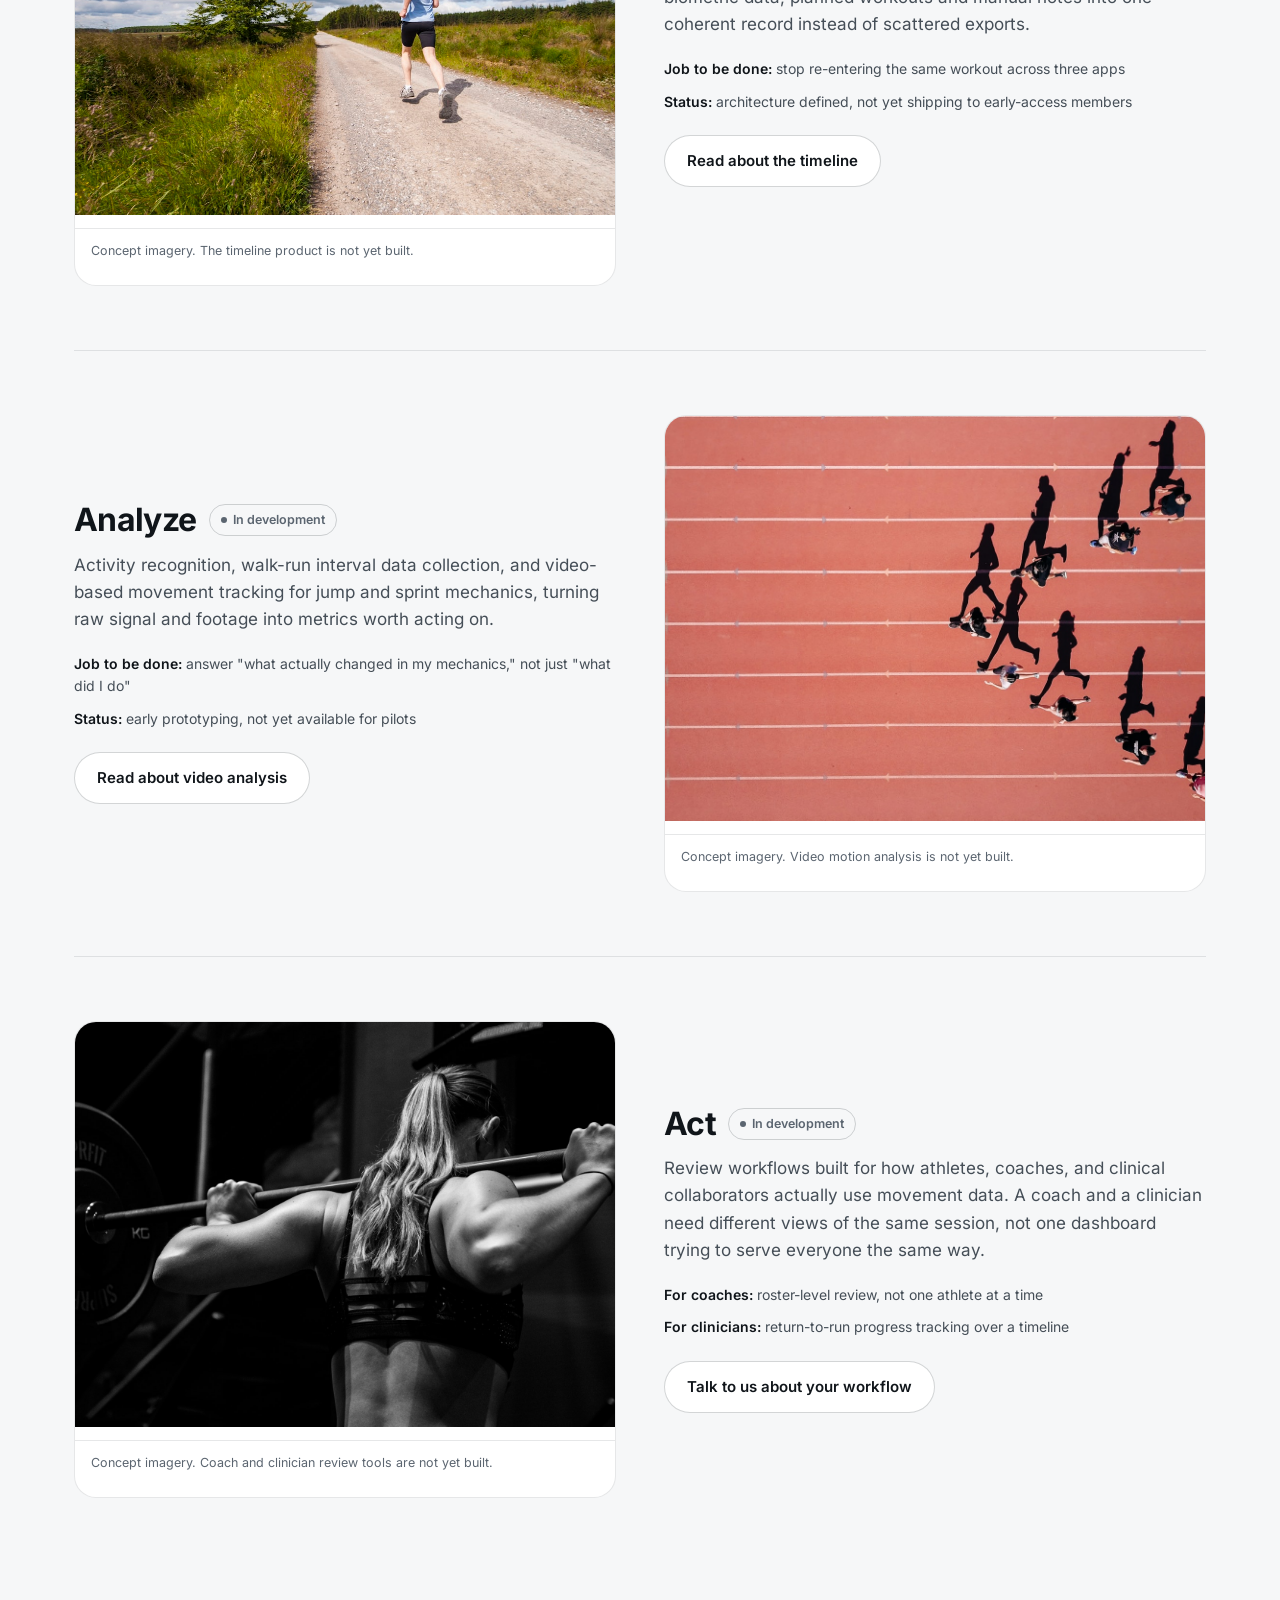
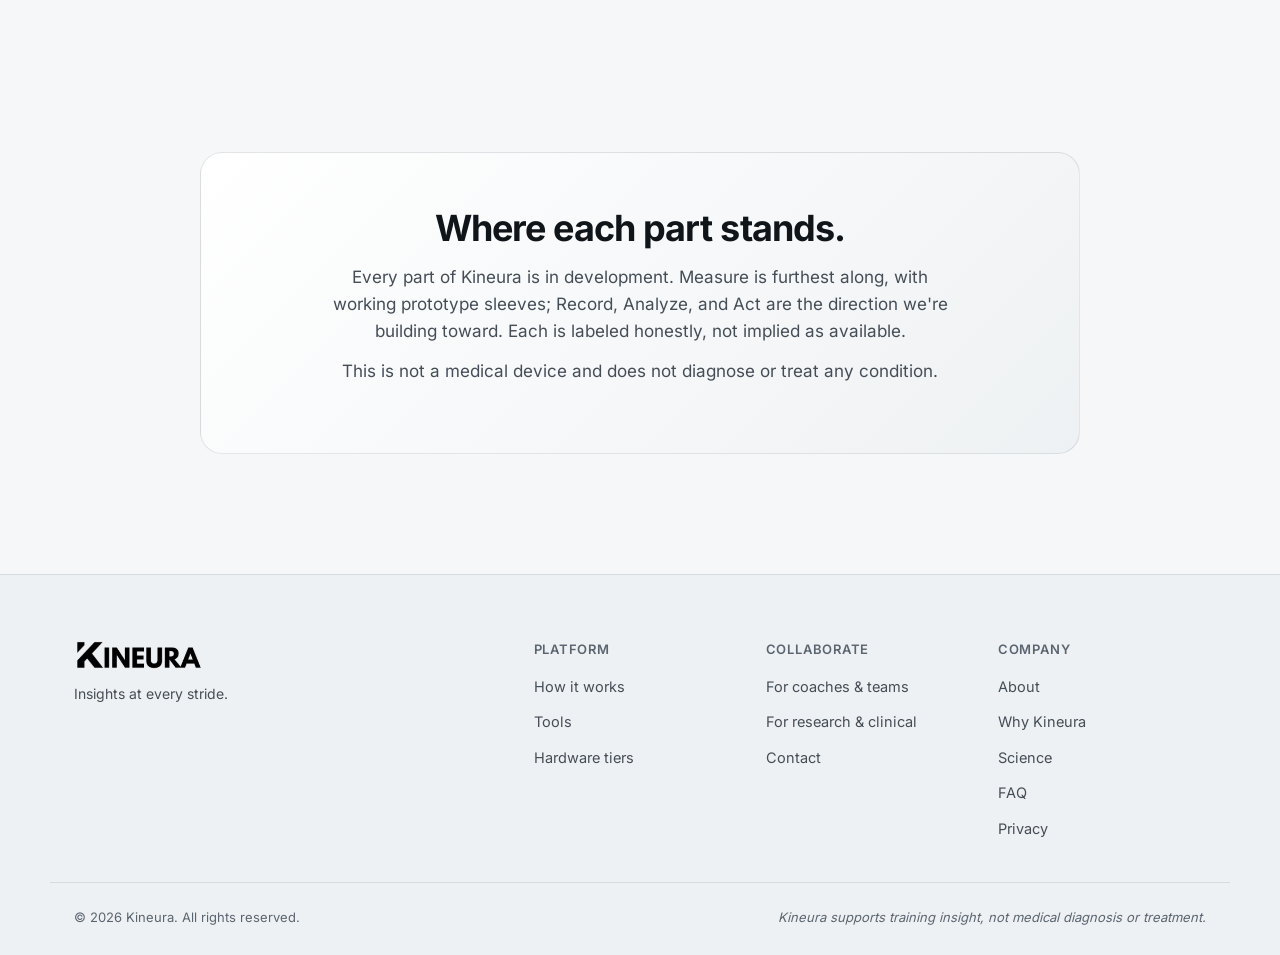
<file: platform.html>
<!DOCTYPE html>
<html lang="en">
<head>
  <meta charset="UTF-8" />
  <meta name="viewport" content="width=device-width, initial-scale=1.0" />
  <title>Platform. How Kineura fits together</title>
  <meta name="description" content="How Kineura's wearable sensing, workout timeline, and movement-analysis tools work together as one system: Measure, Record, Analyze, Act." />
  <meta name="theme-color" content="#0a0f12" />
  <link rel="canonical" href="https://kineura.com/platform.html" />
  <meta property="og:type" content="website" />
  <meta property="og:title" content="Platform. How Kineura fits together" />
  <meta property="og:description" content="How Kineura's wearable sensing, workout timeline, and movement-analysis tools work together as one system." />
  <meta property="og:image" content="og-image.svg" />
  <meta property="og:url" content="https://kineura.com/platform.html" />
  <link rel="icon" type="image/svg+xml" href="favicon.svg" />
  <link rel="stylesheet" href="styles.css" />
</head>
<body>
  <a href="#main" class="skip-link">Skip to content</a>

  <header class="site-header" id="siteHeader">
    <div class="container header-inner">
      <a class="brand" href="index.html" aria-label="Kineura home">
        <img class="brand-logo" src="assets/img/kineura-wordmark-cropped.png" alt="Kineura" width="487" height="120" />
      </a>
      <nav class="primary-nav" aria-label="Primary">
        <button class="nav-toggle" aria-controls="navList" aria-expanded="false" aria-label="Toggle menu">
          <span></span><span></span><span></span>
        </button>
        <ul class="nav-list" id="navList">
          <li><a href="platform.html" aria-current="page">Platform</a></li>
          <li><a href="tools.html">Tools</a></li>
          <li><a href="about.html">About</a></li>
          <li><a href="contact.html">Contact</a></li>
          <li><a href="index.html#early-access" class="nav-cta">Get Early Access</a></li>
        </ul>
      </nav>
    </div>
  </header>

  <main id="main">
    <section class="page-hero">
      <div class="container page-hero-inner">
        <h1>A connected system, built in four parts.</h1>
        <p class="lede">Kineura is not one sensor. It's a system that measures muscle and motion, records it into a training timeline, analyzes it into metrics, and gets it in front of the people who act on it: the athlete, the coach, the clinician.</p>
      </div>
    </section>

    <section class="section" style="padding-top: 64px;">
      <div class="container">
        <div class="tool-row" id="measure">
          <div class="tool-copy">
            <div class="tool-copy-head">
              <h2 style="margin:0;">Measure</h2>
              <span class="status-label status-label--dev">In development</span>
            </div>
            <p class="lede">Wearable IMU sensing, and hybrid EMG + IMU sensing for muscle activation alongside motion. This is the most mature part of the system, with working prototype hardware for both tiers.</p>
            <ul class="tool-meta">
              <li><strong>Hardware:</strong> a lower-leg compression sleeve, IMU-only or EMG + IMU</li>
              <li><strong>Output:</strong> synchronized muscle-activation and motion signal, hundreds of samples per second</li>
            </ul>
            <a class="btn btn-secondary" href="tools.html#wearable-sensing">See the hardware tiers</a>
          </div>
          <div class="tool-figure">
            <img src="assets/img/kineura-sleeve.jpg" alt="Kineura lower-leg biosensor sleeve" loading="lazy" />
            <p class="tool-figure-caption">The current prototype EMG + IMU sleeve.</p>
          </div>
        </div>

        <div class="tool-row tool-row--reverse" id="record">
          <div class="tool-copy">
            <div class="tool-copy-head">
              <h2 style="margin:0;">Record</h2>
              <span class="status-label status-label--dev">In development</span>
            </div>
            <p class="lede">A synchronized timeline that brings together wearable and biometric data, planned workouts and manual notes into one coherent record instead of scattered exports.</p>
            <ul class="tool-meta">
              <li><strong>Job to be done:</strong> stop re-entering the same workout across three apps</li>
              <li><strong>Status:</strong> architecture defined, not yet shipping to early-access members</li>
            </ul>
            <a class="btn btn-secondary" href="tools.html#workout-timeline">Read about the timeline</a>
          </div>
          <div class="tool-figure">
            <img src="assets/img/metric-cadence.jpg" alt="Runner on an open trail in motion" loading="lazy" />
            <p class="tool-figure-caption">Concept imagery. The timeline product is not yet built.</p>
          </div>
        </div>

        <div class="tool-row" id="analyze">
          <div class="tool-copy">
            <div class="tool-copy-head">
              <h2 style="margin:0;">Analyze</h2>
              <span class="status-label status-label--dev">In development</span>
            </div>
            <p class="lede">Activity recognition, walk-run interval data collection, and video-based movement tracking for jump and sprint mechanics, turning raw signal and footage into metrics worth acting on.</p>
            <ul class="tool-meta">
              <li><strong>Job to be done:</strong> answer "what actually changed in my mechanics," not just "what did I do"</li>
              <li><strong>Status:</strong> early prototyping, not yet available for pilots</li>
            </ul>
            <a class="btn btn-secondary" href="tools.html#video-motion-analysis">Read about video analysis</a>
          </div>
          <div class="tool-figure">
            <img src="assets/img/athlete-sprint.jpg" alt="Runners sprinting on a track, seen from above" loading="lazy" />
            <p class="tool-figure-caption">Concept imagery. Video motion analysis is not yet built.</p>
          </div>
        </div>

        <div class="tool-row tool-row--reverse" id="act">
          <div class="tool-copy">
            <div class="tool-copy-head">
              <h2 style="margin:0;">Act</h2>
              <span class="status-label status-label--dev">In development</span>
            </div>
            <p class="lede">Review workflows built for how athletes, coaches, and clinical collaborators actually use movement data. A coach and a clinician need different views of the same session, not one dashboard trying to serve everyone the same way.</p>
            <ul class="tool-meta">
              <li><strong>For coaches:</strong> roster-level review, not one athlete at a time</li>
              <li><strong>For clinicians:</strong> return-to-run progress tracking over a timeline</li>
            </ul>
            <a class="btn btn-secondary" href="contact.html">Talk to us about your workflow</a>
          </div>
          <div class="tool-figure">
            <img src="assets/img/athlete-strength.jpg" alt="Athlete holding a loaded barbell across the shoulders" loading="lazy" />
            <p class="tool-figure-caption">Concept imagery. Coach and clinician review tools are not yet built.</p>
          </div>
        </div>
      </div>
    </section>

    <section class="section science">
      <div class="container">
        <div class="science-card">
          <h2>Where each part stands.</h2>
          <p>Every part of Kineura is in development. Measure is furthest along, with working prototype sleeves; Record, Analyze, and Act are the direction we're building toward. Each is labeled honestly, not implied as available.</p>
          <p class="muted">This is not a medical device and does not diagnose or treat any condition.</p>
        </div>
      </div>
    </section>
  </main>

  <footer class="site-footer">
    <div class="container footer-inner">
      <div class="footer-brand">
        <a class="brand" href="index.html" aria-label="Kineura home">
          <img class="brand-logo" src="assets/img/kineura-wordmark-cropped.png" alt="Kineura" width="487" height="120" />
        </a>
        <p class="footer-tag">Insights at every stride.</p>
      </div>
      <nav class="footer-nav" aria-label="Footer">
        <div>
          <p class="footer-nav-heading">Platform</p>
          <ul>
            <li><a href="platform.html">How it works</a></li>
            <li><a href="tools.html">Tools</a></li>
            <li><a href="index.html#hardware">Hardware tiers</a></li>
          </ul>
        </div>
        <div>
          <p class="footer-nav-heading">Collaborate</p>
          <ul>
            <li><a href="for-teams-coaches.html">For coaches &amp; teams</a></li>
            <li><a href="for-research-clinical.html">For research &amp; clinical</a></li>
            <li><a href="contact.html">Contact</a></li>
          </ul>
        </div>
        <div>
          <p class="footer-nav-heading">Company</p>
          <ul>
            <li><a href="about.html">About</a></li>
            <li><a href="why.html">Why Kineura</a></li>
            <li><a href="index.html#science">Science</a></li>
            <li><a href="index.html#faq">FAQ</a></li>
            <li><a href="privacy.html">Privacy</a></li>
          </ul>
        </div>
      </nav>
    </div>
    <div class="container footer-bottom">
      <p>&copy; <span id="year"></span> Kineura. All rights reserved.</p>
      <p class="footer-disclaimer">Kineura supports training insight, not medical diagnosis or treatment.</p>
    </div>
  </footer>

  <script src="script.js" defer></script>
</body>
</html>
</file>
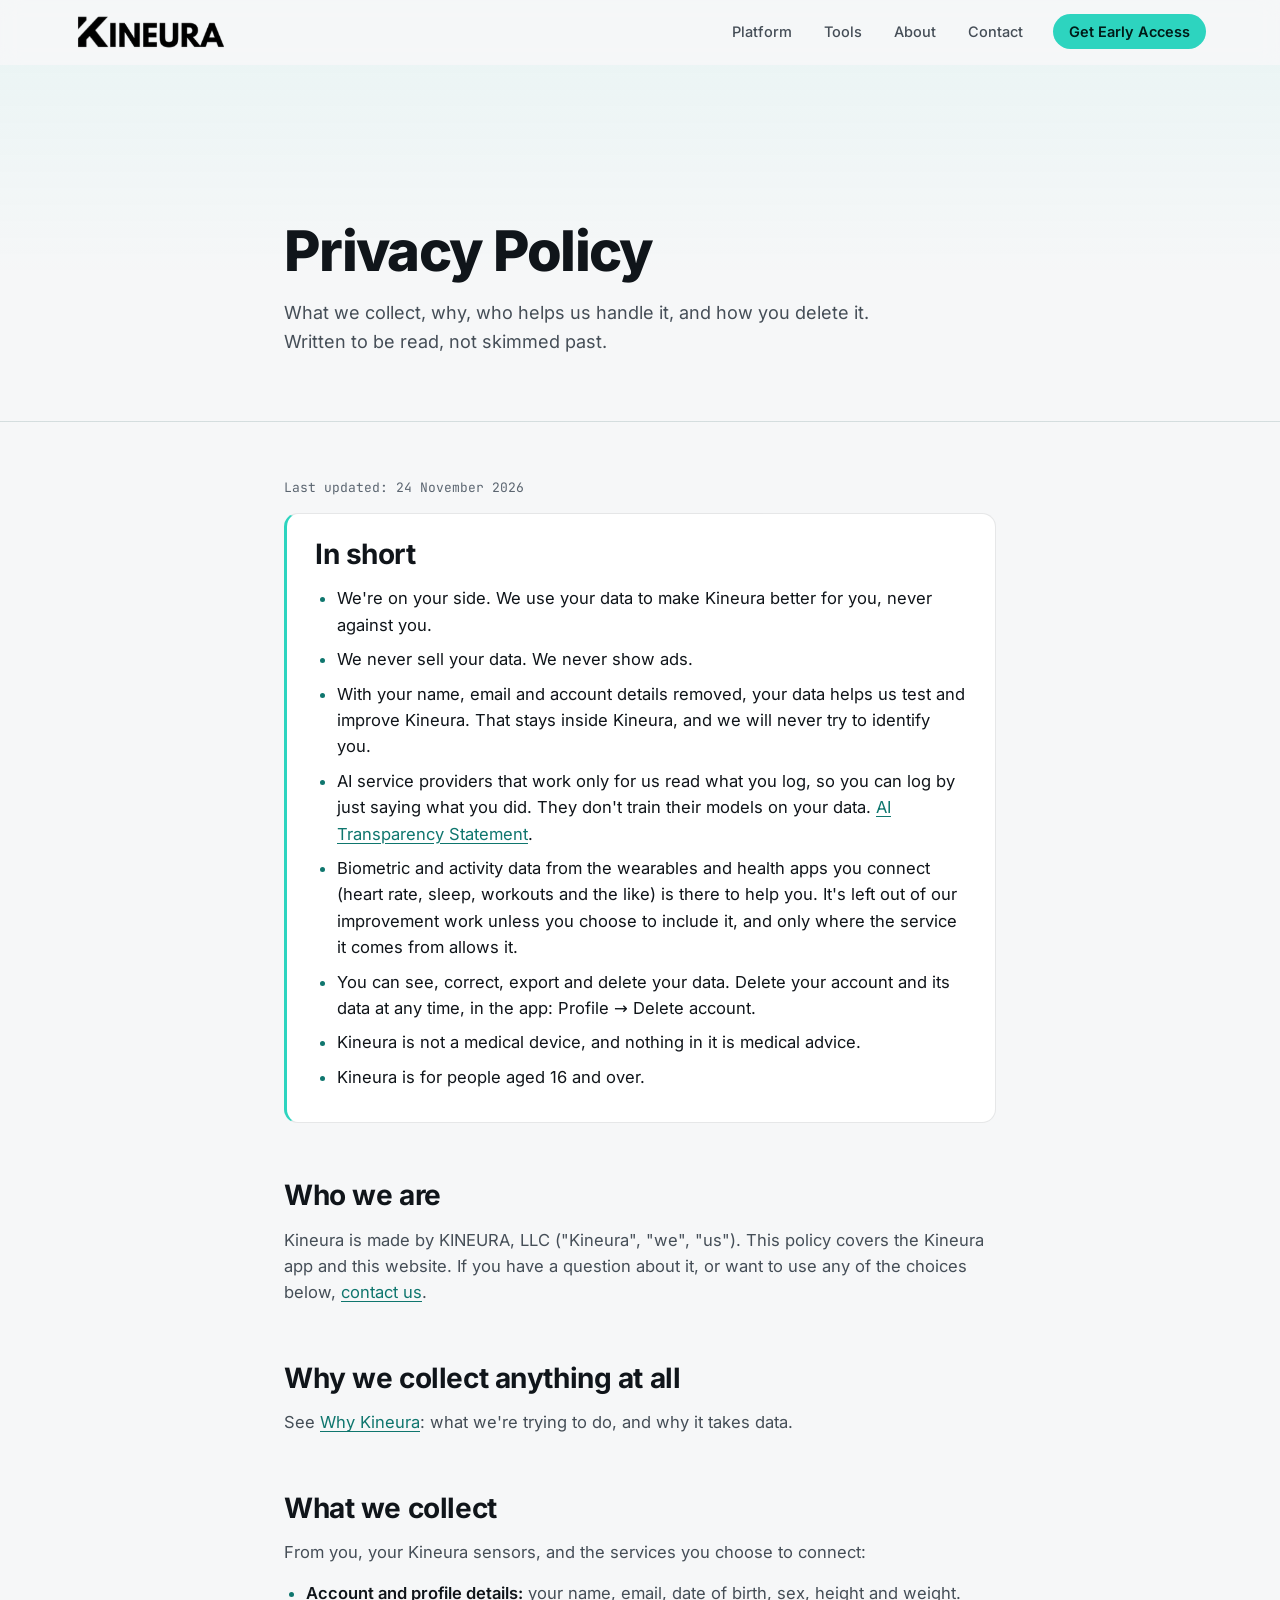
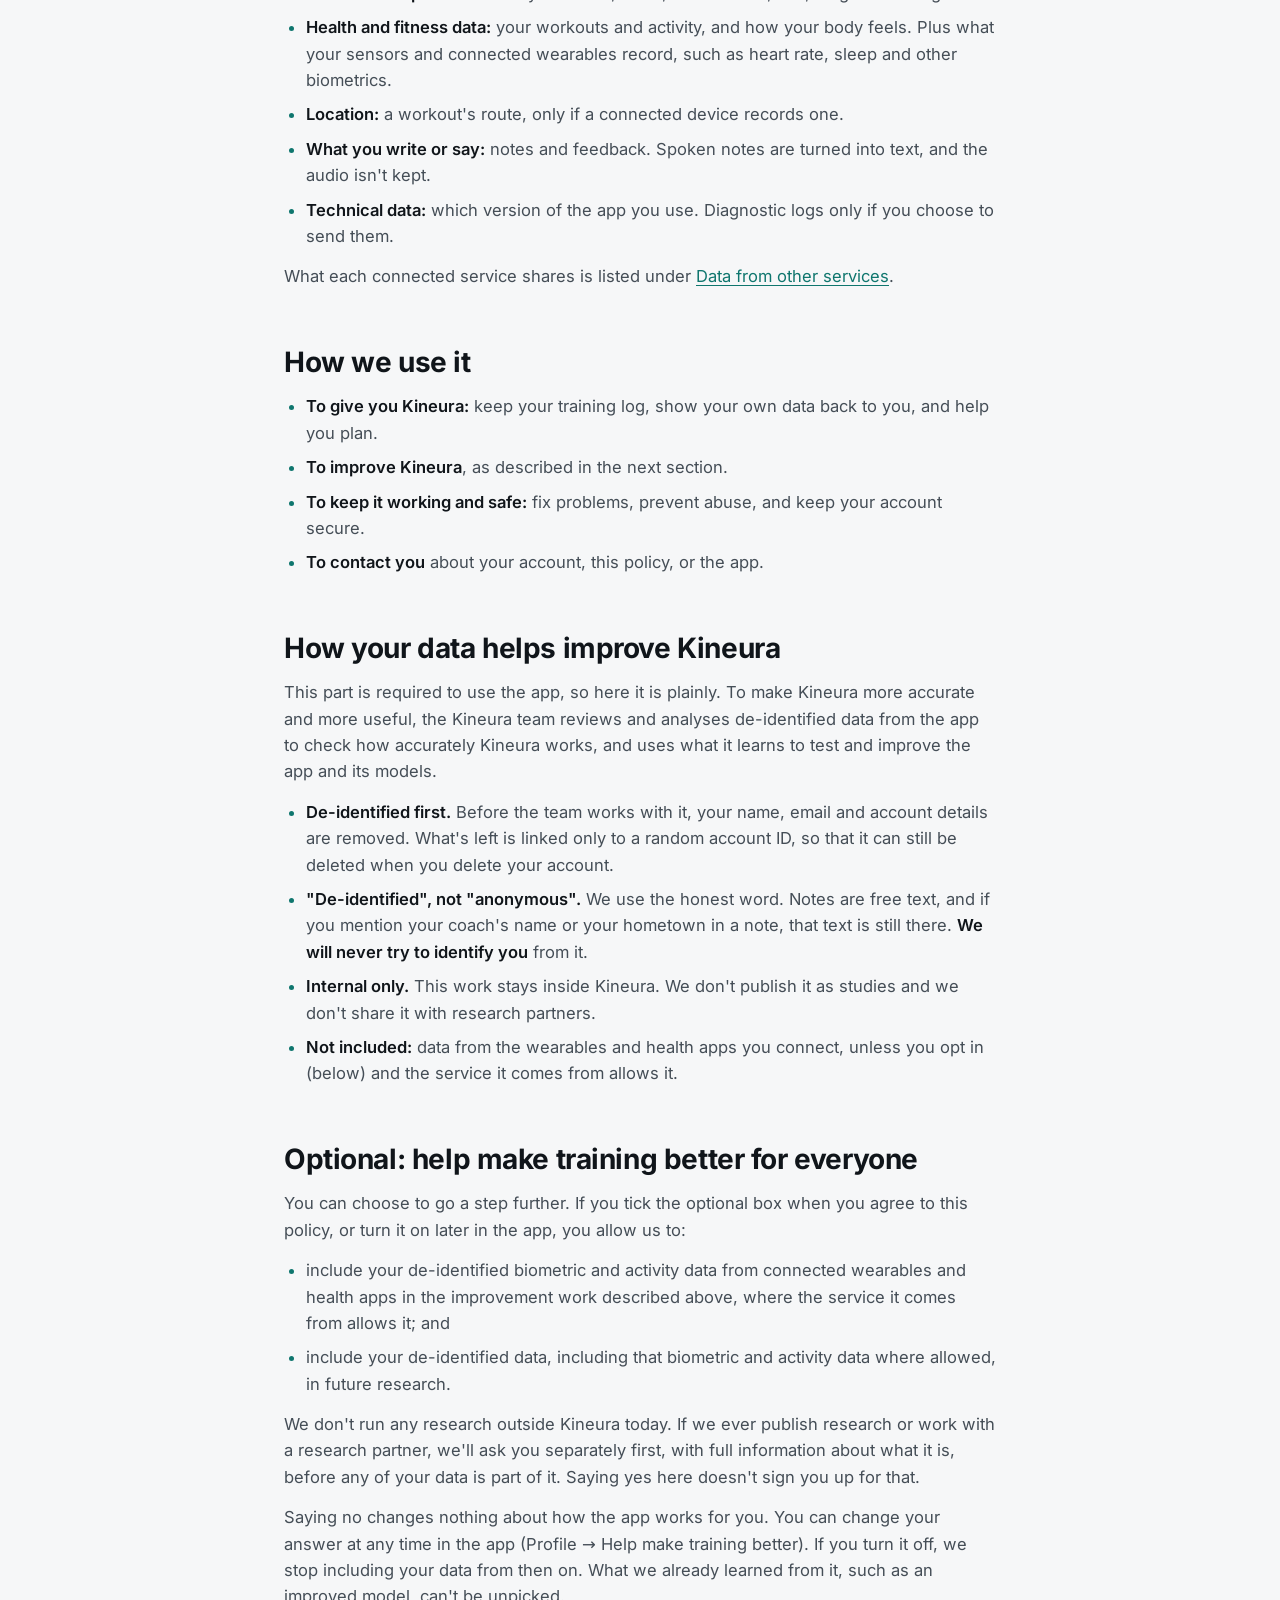
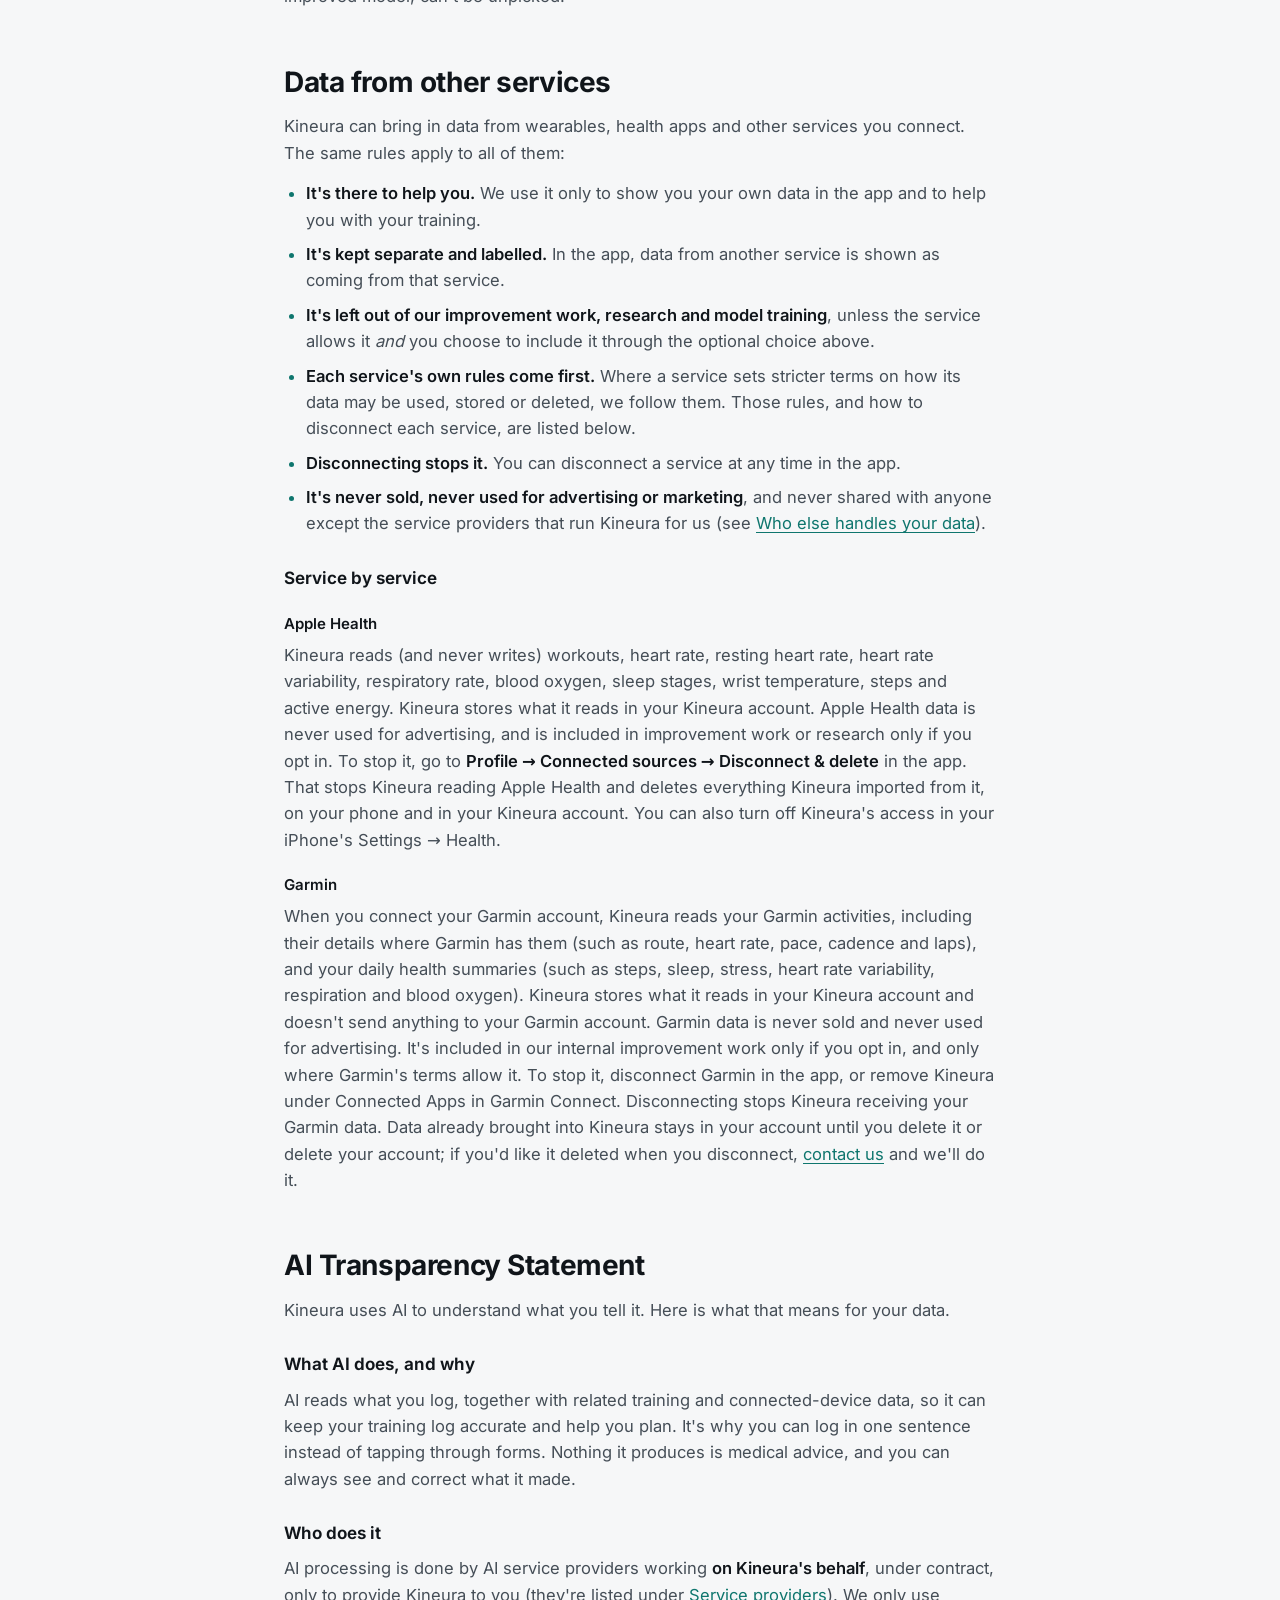
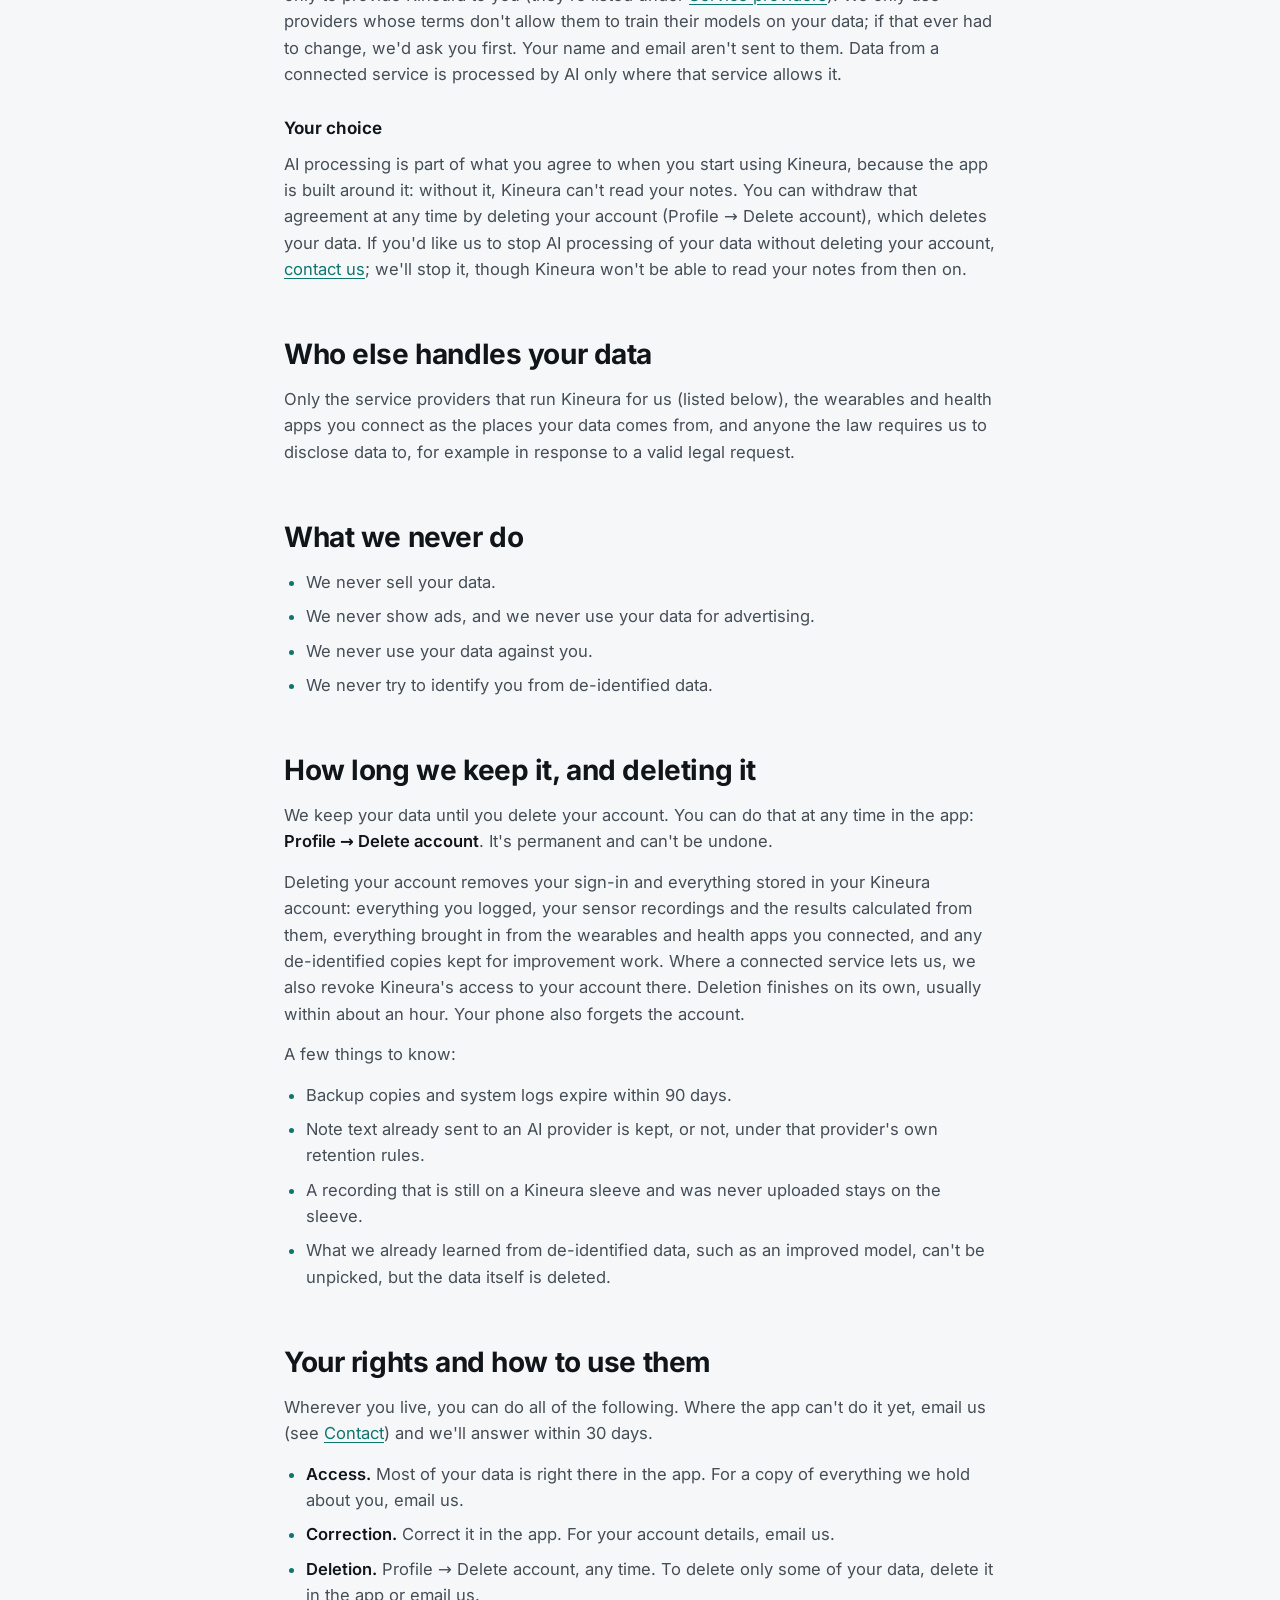
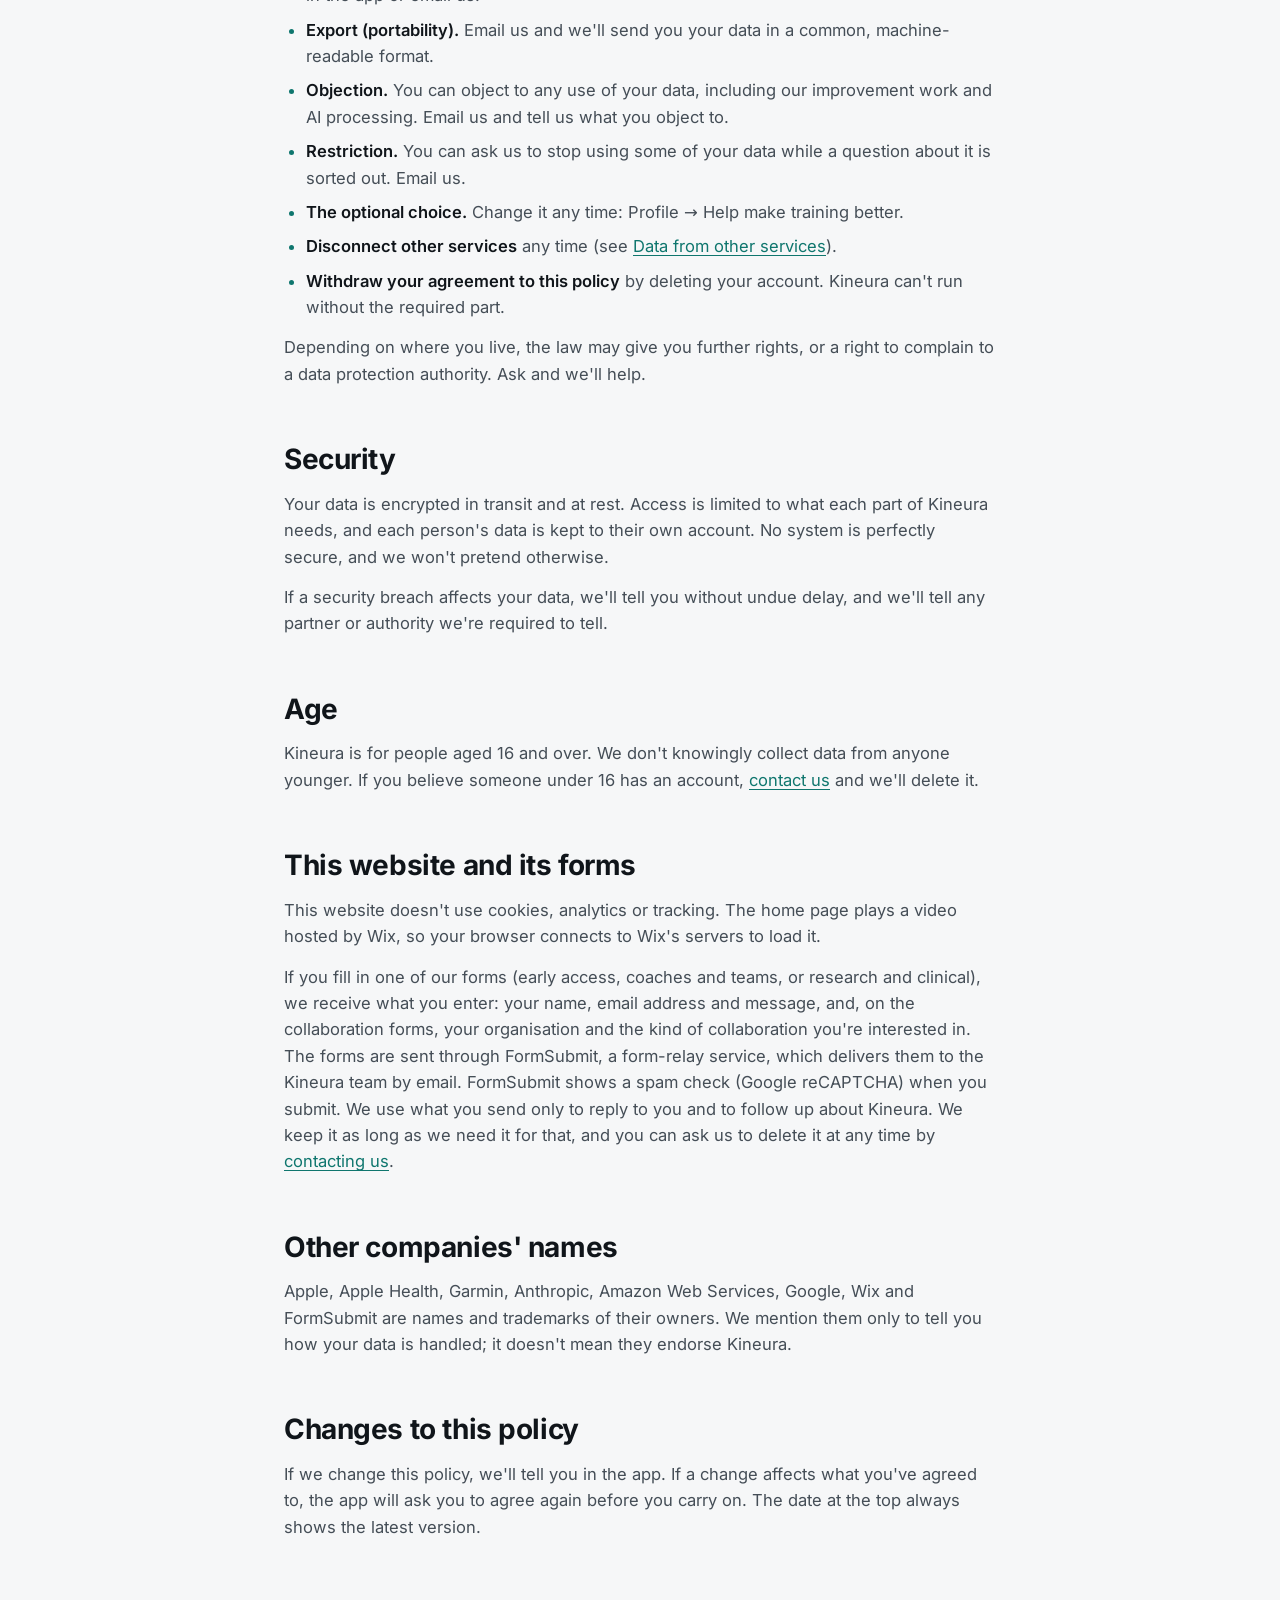
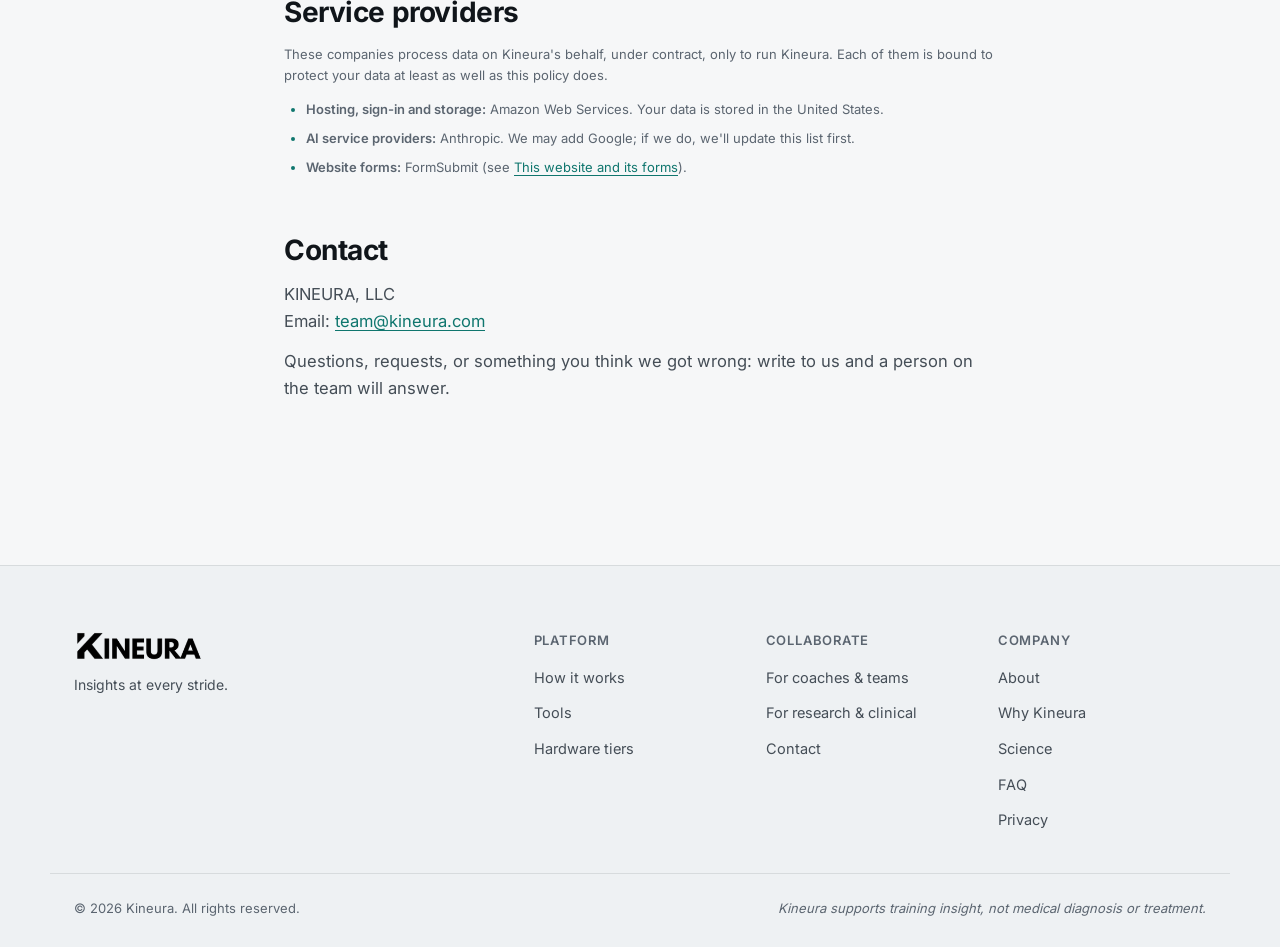
<file: privacy.html>
<!DOCTYPE html>
<html lang="en">
<head>
  <meta charset="UTF-8" />
  <meta name="viewport" content="width=device-width, initial-scale=1.0" />
  <title>Privacy Policy. Kineura</title>
  <meta name="description" content="How Kineura handles your data, in plain words: what we collect, why, who helps us process it, and how to delete it. We never sell your data and never show ads." />
  <meta name="theme-color" content="#0a0f12" />
  <link rel="canonical" href="https://kineura.com/privacy.html" />
  <meta property="og:type" content="website" />
  <meta property="og:title" content="Privacy Policy. Kineura" />
  <meta property="og:description" content="How Kineura handles your data, in plain words." />
  <meta property="og:image" content="og-image.svg" />
  <meta property="og:url" content="https://kineura.com/privacy.html" />
  <link rel="icon" type="image/svg+xml" href="favicon.svg" />
  <link rel="stylesheet" href="styles.css" />
</head>
<body>
  <a href="#main" class="skip-link">Skip to content</a>

  <header class="site-header" id="siteHeader">
    <div class="container header-inner">
      <a class="brand" href="index.html" aria-label="Kineura home">
        <img class="brand-logo" src="assets/img/kineura-wordmark-cropped.png" alt="Kineura" width="487" height="120" />
      </a>
      <nav class="primary-nav" aria-label="Primary">
        <button class="nav-toggle" aria-controls="navList" aria-expanded="false" aria-label="Toggle menu">
          <span></span><span></span><span></span>
        </button>
        <ul class="nav-list" id="navList">
          <li><a href="platform.html">Platform</a></li>
          <li><a href="tools.html">Tools</a></li>
          <li><a href="about.html">About</a></li>
          <li><a href="contact.html">Contact</a></li>
          <li><a href="index.html#early-access" class="nav-cta">Get Early Access</a></li>
        </ul>
      </nav>
    </div>
  </header>

  <main id="main">
    <section class="page-hero">
      <div class="container page-hero-inner">
        <h1>Privacy Policy</h1>
        <p class="lede">What we collect, why, who helps us handle it, and how you delete it. Written to be read, not skimmed past.</p>
      </div>
    </section>

    <section class="section prose-section">
      <div class="container prose">
          <p class="prose-meta">Last updated: 24 November 2026</p>

          <div class="in-short">
            <h2>In short</h2>
            <ul>
              <li>We're on your side. We use your data to make Kineura better for you, never against you.</li>
              <li>We never sell your data. We never show ads.</li>
              <li>With your name, email and account details removed, your data helps us test and improve Kineura. That stays inside Kineura, and we will never try to identify you.</li>
              <li>AI service providers that work only for us read what you log, so you can log by just saying what you did. They don't train their models on your data. <a href="#ai">AI Transparency Statement</a>.</li>
              <li>Biometric and activity data from the wearables and health apps you connect (heart rate, sleep, workouts and the like) is there to help you. It's left out of our improvement work unless you choose to include it, and only where the service it comes from allows it.</li>
              <li>You can see, correct, export and delete your data. Delete your account and its data at any time, in the app: Profile → Delete account.</li>
              <li>Kineura is not a medical device, and nothing in it is medical advice.</li>
              <li>Kineura is for people aged 16 and over.</li>
            </ul>
          </div>

          <h2 id="who-we-are">Who we are</h2>
          <p>Kineura is made by KINEURA, LLC ("Kineura", "we", "us"). This policy covers the Kineura app and this website. If you have a question about it, or want to use any of the choices below, <a href="#contact">contact us</a>.</p>

          <h2 id="why-this-matters">Why we collect anything at all</h2>
          <p>See <a href="why.html">Why Kineura</a>: what we're trying to do, and why it takes data.</p>

          <h2 id="what-we-collect">What we collect</h2>
          <p>From you, your Kineura sensors, and the services you choose to connect:</p>
          <ul>
            <li><strong>Account and profile details:</strong> your name, email, date of birth, sex, height and weight.</li>
            <li><strong>Health and fitness data:</strong> your workouts and activity, and how your body feels. Plus what your sensors and connected wearables record, such as heart rate, sleep and other biometrics.</li>
            <li><strong>Location:</strong> a workout's route, only if a connected device records one.</li>
            <li><strong>What you write or say:</strong> notes and feedback. Spoken notes are turned into text, and the audio isn't kept.</li>
            <li><strong>Technical data:</strong> which version of the app you use. Diagnostic logs only if you choose to send them.</li>
          </ul>
          <p>What each connected service shares is listed under <a href="#other-services">Data from other services</a>.</p>

          <h2 id="how-we-use-it">How we use it</h2>
          <ul>
            <li><strong>To give you Kineura:</strong> keep your training log, show your own data back to you, and help you plan.</li>
            <li><strong>To improve Kineura</strong>, as described in the next section.</li>
            <li><strong>To keep it working and safe:</strong> fix problems, prevent abuse, and keep your account secure.</li>
            <li><strong>To contact you</strong> about your account, this policy, or the app.</li>
          </ul>

          <h2 id="improving-kineura">How your data helps improve Kineura</h2>
          <p>This part is required to use the app, so here it is plainly. To make Kineura more accurate and more useful, the Kineura team reviews and analyses de-identified data from the app to check how accurately Kineura works, and uses what it learns to test and improve the app and its models.</p>
          <ul>
            <li><strong>De-identified first.</strong> Before the team works with it, your name, email and account details are removed. What's left is linked only to a random account ID, so that it can still be deleted when you delete your account.</li>
            <li><strong>"De-identified", not "anonymous".</strong> We use the honest word. Notes are free text, and if you mention your coach's name or your hometown in a note, that text is still there. <strong>We will never try to identify you</strong> from it.</li>
            <li><strong>Internal only.</strong> This work stays inside Kineura. We don't publish it as studies and we don't share it with research partners.</li>
            <li><strong>Not included:</strong> data from the wearables and health apps you connect, unless you opt in (below) and the service it comes from allows it.</li>
          </ul>

          <h2 id="optional">Optional: help make training better for everyone</h2>
          <p>You can choose to go a step further. If you tick the optional box when you agree to this policy, or turn it on later in the app, you allow us to:</p>
          <ul>
            <li>include your de-identified biometric and activity data from connected wearables and health apps in the improvement work described above, where the service it comes from allows it; and</li>
            <li>include your de-identified data, including that biometric and activity data where allowed, in future research.</li>
          </ul>
          <p>We don't run any research outside Kineura today. If we ever publish research or work with a research partner, we'll ask you separately first, with full information about what it is, before any of your data is part of it. Saying yes here doesn't sign you up for that.</p>
          <p>Saying no changes nothing about how the app works for you. You can change your answer at any time in the app (Profile → Help make training better). If you turn it off, we stop including your data from then on. What we already learned from it, such as an improved model, can't be unpicked.</p>

          <h2 id="other-services">Data from other services</h2>
          <p>Kineura can bring in data from wearables, health apps and other services you connect. The same rules apply to all of them:</p>
          <ul>
            <li><strong>It's there to help you.</strong> We use it only to show you your own data in the app and to help you with your training.</li>
            <li><strong>It's kept separate and labelled.</strong> In the app, data from another service is shown as coming from that service.</li>
            <li><strong>It's left out of our improvement work, research and model training</strong>, unless the service allows it <em>and</em> you choose to include it through the optional choice above.</li>
            <li><strong>Each service's own rules come first.</strong> Where a service sets stricter terms on how its data may be used, stored or deleted, we follow them. Those rules, and how to disconnect each service, are listed below.</li>
            <li><strong>Disconnecting stops it.</strong> You can disconnect a service at any time in the app.</li>
            <li><strong>It's never sold, never used for advertising or marketing</strong>, and never shared with anyone except the service providers that run Kineura for us (see <a href="#who-else">Who else handles your data</a>).</li>
          </ul>
          <h3>Service by service</h3>
          <h4>Apple Health</h4>
          <p>Kineura reads (and never writes) workouts, heart rate, resting heart rate, heart rate variability, respiratory rate, blood oxygen, sleep stages, wrist temperature, steps and active energy. Kineura stores what it reads in your Kineura account. Apple Health data is never used for advertising, and is included in improvement work or research only if you opt in. To stop it, go to <strong>Profile → Connected sources → Disconnect &amp; delete</strong> in the app. That stops Kineura reading Apple Health and deletes everything Kineura imported from it, on your phone and in your Kineura account. You can also turn off Kineura's access in your iPhone's Settings → Health.</p>
          <h4>Garmin</h4>
          <p>When you connect your Garmin account, Kineura reads your Garmin activities, including their details where Garmin has them (such as route, heart rate, pace, cadence and laps), and your daily health summaries (such as steps, sleep, stress, heart rate variability, respiration and blood oxygen). Kineura stores what it reads in your Kineura account and doesn't send anything to your Garmin account. Garmin data is never sold and never used for advertising. It's included in our internal improvement work only if you opt in, and only where Garmin's terms allow it. To stop it, disconnect Garmin in the app, or remove Kineura under Connected Apps in Garmin Connect. Disconnecting stops Kineura receiving your Garmin data. Data already brought into Kineura stays in your account until you delete it or delete your account; if you'd like it deleted when you disconnect, <a href="#contact">contact us</a> and we'll do it.</p>
          <h2 id="ai">AI Transparency Statement</h2>
          <p>Kineura uses AI to understand what you tell it. Here is what that means for your data.</p>
          <h3>What AI does, and why</h3>
          <p>AI reads what you log, together with related training and connected-device data, so it can keep your training log accurate and help you plan. It's why you can log in one sentence instead of tapping through forms. Nothing it produces is medical advice, and you can always see and correct what it made.</p>
          <h3>Who does it</h3>
          <p>AI processing is done by AI service providers working <strong>on Kineura's behalf</strong>, under contract, only to provide Kineura to you (they're listed under <a href="#service-providers">Service providers</a>). We only use providers whose terms don't allow them to train their models on your data; if that ever had to change, we'd ask you first. Your name and email aren't sent to them. Data from a connected service is processed by AI only where that service allows it.</p>
          <h3>Your choice</h3>
          <p>AI processing is part of what you agree to when you start using Kineura, because the app is built around it: without it, Kineura can't read your notes. You can withdraw that agreement at any time by deleting your account (Profile → Delete account), which deletes your data. If you'd like us to stop AI processing of your data without deleting your account, <a href="#contact">contact us</a>; we'll stop it, though Kineura won't be able to read your notes from then on.</p>

          <h2 id="who-else">Who else handles your data</h2>
          <p>Only the service providers that run Kineura for us (listed below), the wearables and health apps you connect as the places your data comes from, and anyone the law requires us to disclose data to, for example in response to a valid legal request.</p>

          <h2 id="never">What we never do</h2>
          <ul>
            <li>We never sell your data.</li>
            <li>We never show ads, and we never use your data for advertising.</li>
            <li>We never use your data against you.</li>
            <li>We never try to identify you from de-identified data.</li>
          </ul>

          <h2 id="keeping-and-deleting">How long we keep it, and deleting it</h2>
          <p>We keep your data until you delete your account. You can do that at any time in the app: <strong>Profile → Delete account</strong>. It's permanent and can't be undone.</p>
          <p>Deleting your account removes your sign-in and everything stored in your Kineura account: everything you logged, your sensor recordings and the results calculated from them, everything brought in from the wearables and health apps you connected, and any de-identified copies kept for improvement work. Where a connected service lets us, we also revoke Kineura's access to your account there. Deletion finishes on its own, usually within about an hour. Your phone also forgets the account.</p>
          <p>A few things to know:</p>
          <ul>
            <li>Backup copies and system logs expire within 90 days.</li>
            <li>Note text already sent to an AI provider is kept, or not, under that provider's own retention rules.</li>
            <li>A recording that is still on a Kineura sleeve and was never uploaded stays on the sleeve.</li>
            <li>What we already learned from de-identified data, such as an improved model, can't be unpicked, but the data itself is deleted.</li>
          </ul>

          <h2 id="your-choices">Your rights and how to use them</h2>
          <p>Wherever you live, you can do all of the following. Where the app can't do it yet, email us (see <a href="#contact">Contact</a>) and we'll answer within 30 days.</p>
          <ul>
            <li><strong>Access.</strong> Most of your data is right there in the app. For a copy of everything we hold about you, email us.</li>
            <li><strong>Correction.</strong> Correct it in the app. For your account details, email us.</li>
            <li><strong>Deletion.</strong> Profile → Delete account, any time. To delete only some of your data, delete it in the app or email us.</li>
            <li><strong>Export (portability).</strong> Email us and we'll send you your data in a common, machine-readable format.</li>
            <li><strong>Objection.</strong> You can object to any use of your data, including our improvement work and AI processing. Email us and tell us what you object to.</li>
            <li><strong>Restriction.</strong> You can ask us to stop using some of your data while a question about it is sorted out. Email us.</li>
            <li><strong>The optional choice.</strong> Change it any time: Profile → Help make training better.</li>
            <li><strong>Disconnect other services</strong> any time (see <a href="#other-services">Data from other services</a>).</li>
            <li><strong>Withdraw your agreement to this policy</strong> by deleting your account. Kineura can't run without the required part.</li>
          </ul>
          <p>Depending on where you live, the law may give you further rights, or a right to complain to a data protection authority. Ask and we'll help.</p>
          <h2 id="security">Security</h2>
          <p>Your data is encrypted in transit and at rest. Access is limited to what each part of Kineura needs, and each person's data is kept to their own account. No system is perfectly secure, and we won't pretend otherwise.</p>
          <p>If a security breach affects your data, we'll tell you without undue delay, and we'll tell any partner or authority we're required to tell.</p>
          <h2 id="age">Age</h2>
          <p>Kineura is for people aged 16 and over. We don't knowingly collect data from anyone younger. If you believe someone under 16 has an account, <a href="#contact">contact us</a> and we'll delete it.</p>

          <h2 id="website">This website and its forms</h2>
          <p>This website doesn't use cookies, analytics or tracking. The home page plays a video hosted by Wix, so your browser connects to Wix's servers to load it.</p>
          <p>If you fill in one of our forms (early access, coaches and teams, or research and clinical), we receive what you enter: your name, email address and message, and, on the collaboration forms, your organisation and the kind of collaboration you're interested in. The forms are sent through FormSubmit, a form-relay service, which delivers them to the Kineura team by email. FormSubmit shows a spam check (Google reCAPTCHA) when you submit. We use what you send only to reply to you and to follow up about Kineura. We keep it as long as we need it for that, and you can ask us to delete it at any time by <a href="#contact">contacting us</a>.</p>

          <h2 id="names">Other companies' names</h2>
          <p>Apple, Apple Health, Garmin, Anthropic, Amazon Web Services, Google, Wix and FormSubmit are names and trademarks of their owners. We mention them only to tell you how your data is handled; it doesn't mean they endorse Kineura.</p>

          <h2 id="changes">Changes to this policy</h2>
          <p>If we change this policy, we'll tell you in the app. If a change affects what you've agreed to, the app will ask you to agree again before you carry on. The date at the top always shows the latest version.</p>

          <h2 id="service-providers">Service providers</h2>
          <div class="fine-print">
            <p>These companies process data on Kineura's behalf, under contract, only to run Kineura. Each of them is bound to protect your data at least as well as this policy does.</p>
            <ul>
              <li><strong>Hosting, sign-in and storage:</strong> Amazon Web Services. Your data is stored in the United States.</li>
              <li><strong>AI service providers:</strong> Anthropic. We may add Google; if we do, we'll update this list first.</li>
              <li><strong>Website forms:</strong> FormSubmit (see <a href="#website">This website and its forms</a>).</li>
            </ul>
          </div>

          <h2 id="contact">Contact</h2>
          <p>KINEURA, LLC<br />Email: <a href="mailto:team@kineura.com">team@kineura.com</a></p>
          <p>Questions, requests, or something you think we got wrong: write to us and a person on the team will answer.</p>
      </div>
    </section>
  </main>

  <footer class="site-footer">
    <div class="container footer-inner">
      <div class="footer-brand">
        <a class="brand" href="index.html" aria-label="Kineura home">
          <img class="brand-logo" src="assets/img/kineura-wordmark-cropped.png" alt="Kineura" width="487" height="120" />
        </a>
        <p class="footer-tag">Insights at every stride.</p>
      </div>
      <nav class="footer-nav" aria-label="Footer">
        <div>
          <p class="footer-nav-heading">Platform</p>
          <ul>
            <li><a href="platform.html">How it works</a></li>
            <li><a href="tools.html">Tools</a></li>
            <li><a href="index.html#hardware">Hardware tiers</a></li>
          </ul>
        </div>
        <div>
          <p class="footer-nav-heading">Collaborate</p>
          <ul>
            <li><a href="for-teams-coaches.html">For coaches &amp; teams</a></li>
            <li><a href="for-research-clinical.html">For research &amp; clinical</a></li>
            <li><a href="contact.html">Contact</a></li>
          </ul>
        </div>
        <div>
          <p class="footer-nav-heading">Company</p>
          <ul>
            <li><a href="about.html">About</a></li>
            <li><a href="why.html">Why Kineura</a></li>
            <li><a href="index.html#science">Science</a></li>
            <li><a href="index.html#faq">FAQ</a></li>
            <li><a href="privacy.html" aria-current="page">Privacy</a></li>
          </ul>
        </div>
      </nav>
    </div>
    <div class="container footer-bottom">
      <p>&copy; <span id="year"></span> Kineura. All rights reserved.</p>
      <p class="footer-disclaimer">Kineura supports training insight, not medical diagnosis or treatment.</p>
    </div>
  </footer>

  <script src="script.js" defer></script>
</body>
</html>
</file>
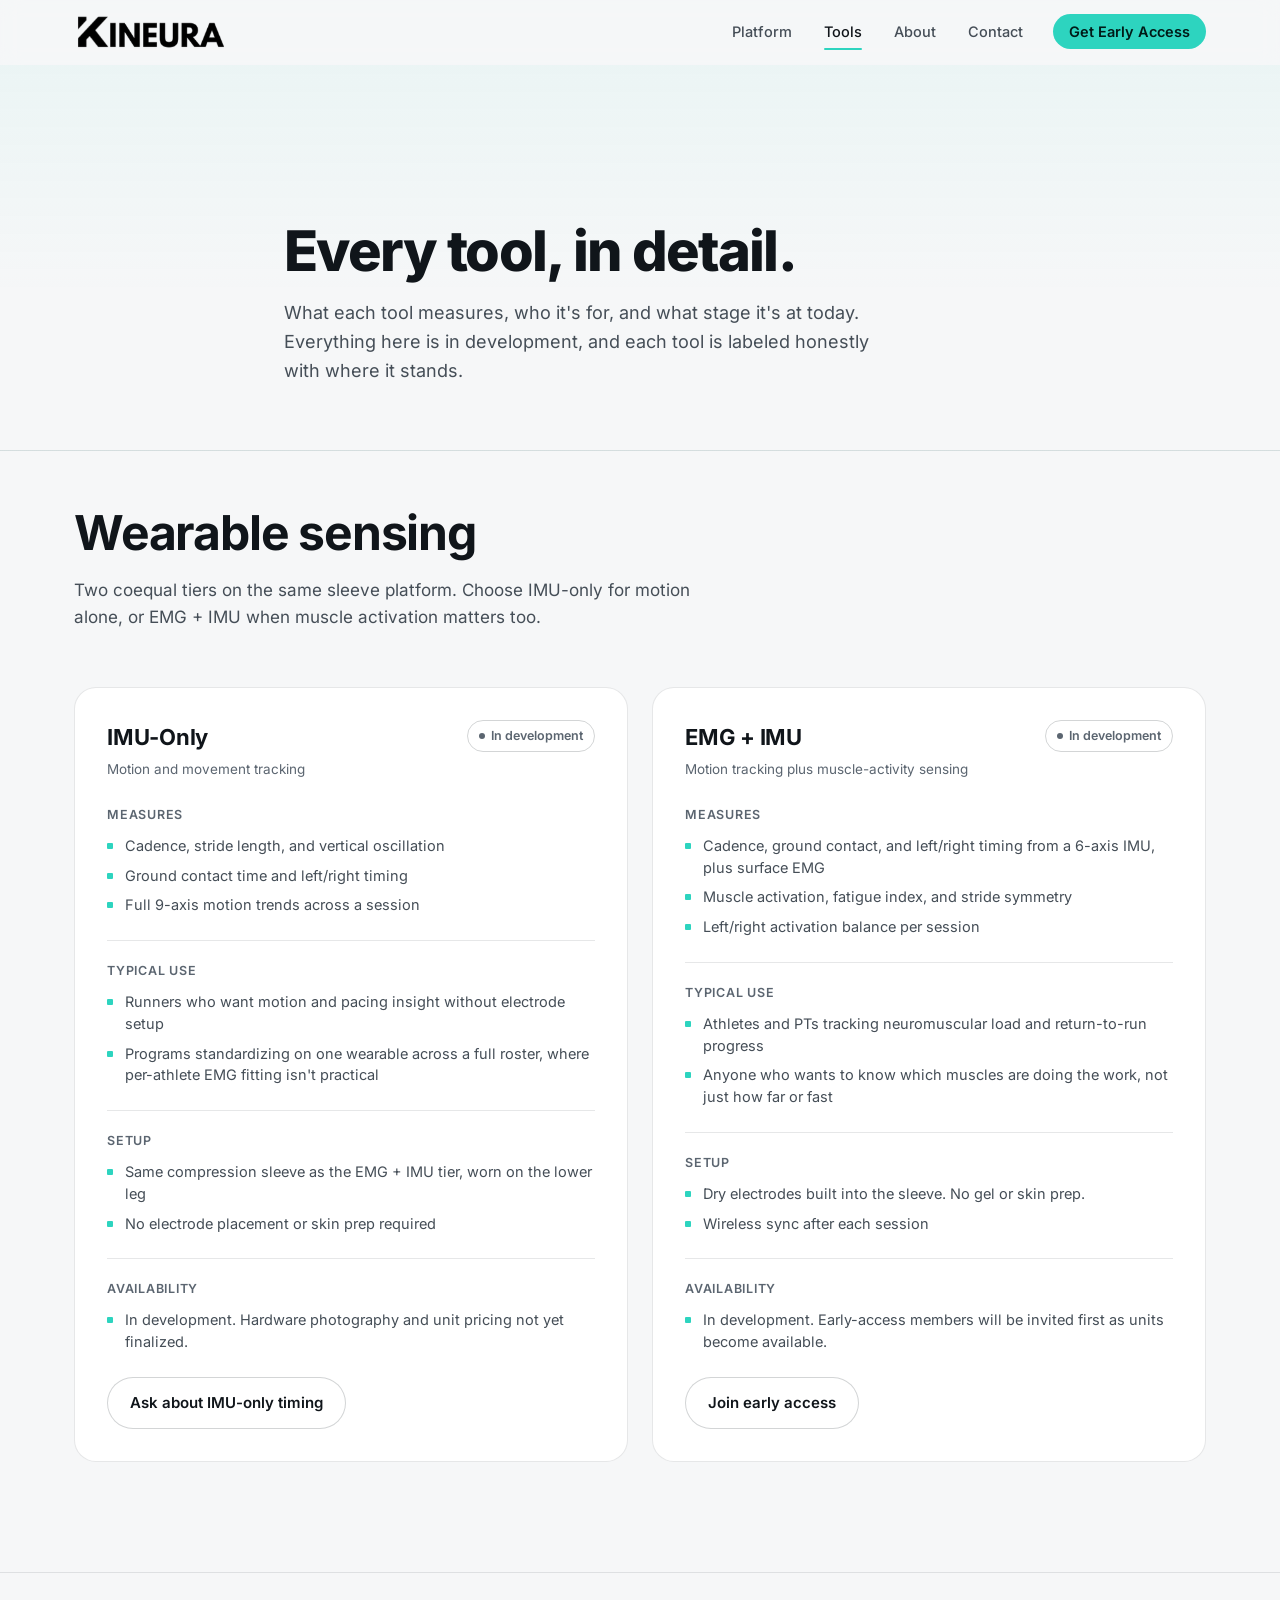
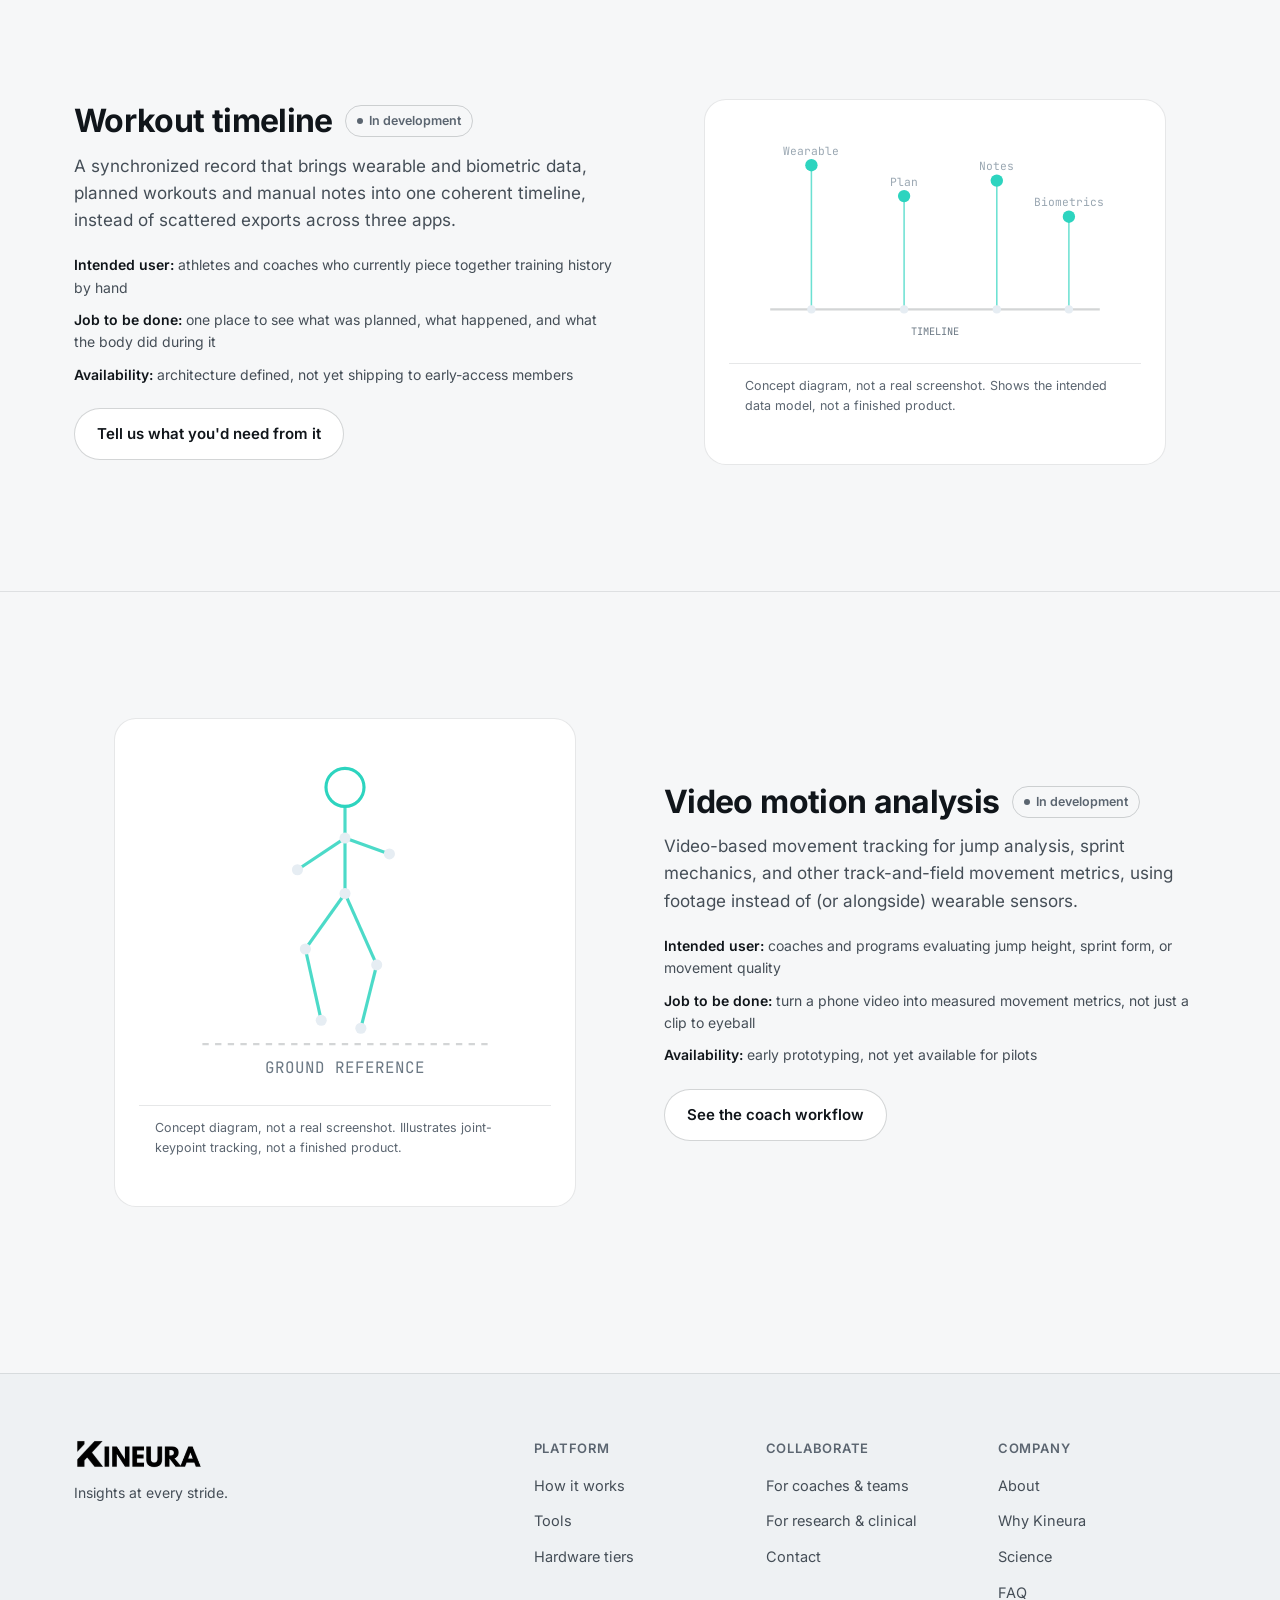
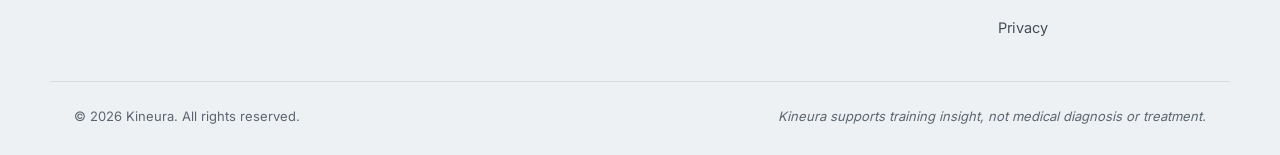
<file: tools.html>
<!DOCTYPE html>
<html lang="en">
<head>
  <meta charset="UTF-8" />
  <meta name="viewport" content="width=device-width, initial-scale=1.0" />
  <title>Tools. Wearable sensing, workout timeline, and video analysis</title>
  <meta name="description" content="Kineura's tools in detail: IMU-only and EMG plus IMU wearable sensing, the workout timeline, and video-based motion analysis. What each provides, who it's for, and current availability." />
  <meta name="theme-color" content="#0a0f12" />
  <link rel="canonical" href="https://kineura.com/tools.html" />
  <meta property="og:type" content="website" />
  <meta property="og:title" content="Tools. Wearable sensing, workout timeline, and video analysis" />
  <meta property="og:description" content="What each Kineura tool provides, who it's for, and current availability." />
  <meta property="og:image" content="og-image.svg" />
  <meta property="og:url" content="https://kineura.com/tools.html" />
  <link rel="icon" type="image/svg+xml" href="favicon.svg" />
  <link rel="stylesheet" href="styles.css" />
</head>
<body>
  <a href="#main" class="skip-link">Skip to content</a>

  <header class="site-header" id="siteHeader">
    <div class="container header-inner">
      <a class="brand" href="index.html" aria-label="Kineura home">
        <img class="brand-logo" src="assets/img/kineura-wordmark-cropped.png" alt="Kineura" width="487" height="120" />
      </a>
      <nav class="primary-nav" aria-label="Primary">
        <button class="nav-toggle" aria-controls="navList" aria-expanded="false" aria-label="Toggle menu">
          <span></span><span></span><span></span>
        </button>
        <ul class="nav-list" id="navList">
          <li><a href="platform.html">Platform</a></li>
          <li><a href="tools.html" aria-current="page">Tools</a></li>
          <li><a href="about.html">About</a></li>
          <li><a href="contact.html">Contact</a></li>
          <li><a href="index.html#early-access" class="nav-cta">Get Early Access</a></li>
        </ul>
      </nav>
    </div>
  </header>

  <main id="main">
    <section class="page-hero">
      <div class="container page-hero-inner">
        <h1>Every tool, in detail.</h1>
        <p class="lede">What each tool measures, who it's for, and what stage it's at today. Everything here is in development, and each tool is labeled honestly with where it stands.</p>
      </div>
    </section>

    <section class="section" id="wearable-sensing" style="padding-top: 56px;">
      <div class="container">
        <div class="section-head">
          <h2>Wearable sensing</h2>
          <p class="lede">Two coequal tiers on the same sleeve platform. Choose IMU-only for motion alone, or EMG + IMU when muscle activation matters too.</p>
        </div>
        <div class="tier-grid">
          <article class="tier-card" id="imu-only">
            <div class="tier-card-head">
              <div>
                <h3>IMU-Only</h3>
                <p class="tier-card-sub">Motion and movement tracking</p>
              </div>
              <span class="status-label status-label--dev">In development</span>
            </div>
            <div class="tier-cluster">
              <h4>Measures</h4>
              <ul>
                <li>Cadence, stride length, and vertical oscillation</li>
                <li>Ground contact time and left/right timing</li>
                <li>Full 9-axis motion trends across a session</li>
              </ul>
            </div>
            <div class="tier-cluster">
              <h4>Typical use</h4>
              <ul>
                <li>Runners who want motion and pacing insight without electrode setup</li>
                <li>Programs standardizing on one wearable across a full roster, where per-athlete EMG fitting isn't practical</li>
              </ul>
            </div>
            <div class="tier-cluster">
              <h4>Setup</h4>
              <ul>
                <li>Same compression sleeve as the EMG + IMU tier, worn on the lower leg</li>
                <li>No electrode placement or skin prep required</li>
              </ul>
            </div>
            <div class="tier-cluster">
              <h4>Availability</h4>
              <ul>
                <li>In development. Hardware photography and unit pricing not yet finalized.</li>
              </ul>
            </div>
            <a class="btn btn-secondary" href="contact.html">Ask about IMU-only timing</a>
          </article>

          <article class="tier-card" id="emg-imu">
            <div class="tier-card-head">
              <div>
                <h3>EMG + IMU</h3>
                <p class="tier-card-sub">Motion tracking plus muscle-activity sensing</p>
              </div>
              <span class="status-label status-label--dev">In development</span>
            </div>
            <div class="tier-cluster">
              <h4>Measures</h4>
              <ul>
                <li>Cadence, ground contact, and left/right timing from a 6-axis IMU, plus surface EMG</li>
                <li>Muscle activation, fatigue index, and stride symmetry</li>
                <li>Left/right activation balance per session</li>
              </ul>
            </div>
            <div class="tier-cluster">
              <h4>Typical use</h4>
              <ul>
                <li>Athletes and PTs tracking neuromuscular load and return-to-run progress</li>
                <li>Anyone who wants to know which muscles are doing the work, not just how far or fast</li>
              </ul>
            </div>
            <div class="tier-cluster">
              <h4>Setup</h4>
              <ul>
                <li>Dry electrodes built into the sleeve. No gel or skin prep.</li>
                <li>Wireless sync after each session</li>
              </ul>
            </div>
            <div class="tier-cluster">
              <h4>Availability</h4>
              <ul>
                <li>In development. Early-access members will be invited first as units become available.</li>
              </ul>
            </div>
            <a class="btn btn-secondary" href="index.html#early-access">Join early access</a>
          </article>
        </div>
      </div>
    </section>

    <section class="section" id="workout-timeline" style="border-top: 1px solid var(--line);">
      <div class="container">
        <div class="tool-row" style="padding: 0;">
          <div class="tool-copy">
            <div class="tool-copy-head">
              <h2 style="margin:0;">Workout timeline</h2>
              <span class="status-label status-label--dev">In development</span>
            </div>
            <p class="lede">A synchronized record that brings wearable and biometric data, planned workouts and manual notes into one coherent timeline, instead of scattered exports across three apps.</p>
            <ul class="tool-meta">
              <li><strong>Intended user:</strong> athletes and coaches who currently piece together training history by hand</li>
              <li><strong>Job to be done:</strong> one place to see what was planned, what happened, and what the body did during it</li>
              <li><strong>Availability:</strong> architecture defined, not yet shipping to early-access members</li>
            </ul>
            <a class="btn btn-secondary" href="contact.html">Tell us what you'd need from it</a>
          </div>
          <figure class="tool-figure" style="background: var(--bg-elev); padding: 24px;">
            <svg viewBox="0 0 400 220" role="img" aria-labelledby="timelineSvgTitle" style="width:100%; height:auto; display:block;">
              <title id="timelineSvgTitle">Concept diagram: four data sources converging onto one timeline</title>
              <line x1="40" y1="180" x2="360" y2="180" stroke="var(--line-strong)" stroke-width="2"/>
              <g fill="none" stroke="#2dd4bf" stroke-width="1.5" opacity="0.7">
                <line x1="80" y1="40" x2="80" y2="180"/>
                <line x1="170" y1="70" x2="170" y2="180"/>
                <line x1="260" y1="55" x2="260" y2="180"/>
                <line x1="330" y1="90" x2="330" y2="180"/>
              </g>
              <circle cx="80" cy="40" r="6" fill="#2dd4bf"/>
              <circle cx="170" cy="70" r="6" fill="#2dd4bf"/>
              <circle cx="260" cy="55" r="6" fill="#2dd4bf"/>
              <circle cx="330" cy="90" r="6" fill="#2dd4bf"/>
              <circle cx="80" cy="180" r="4" fill="#e6edf3"/>
              <circle cx="170" cy="180" r="4" fill="#e6edf3"/>
              <circle cx="260" cy="180" r="4" fill="#e6edf3"/>
              <circle cx="330" cy="180" r="4" fill="#e6edf3"/>
              <text x="80" y="30" fill="#9aa7b2" font-size="11" text-anchor="middle" font-family="JetBrains Mono, monospace">Wearable</text>
              <text x="170" y="60" fill="#9aa7b2" font-size="11" text-anchor="middle" font-family="JetBrains Mono, monospace">Plan</text>
              <text x="260" y="45" fill="#9aa7b2" font-size="11" text-anchor="middle" font-family="JetBrains Mono, monospace">Notes</text>
              <text x="330" y="80" fill="#9aa7b2" font-size="11" text-anchor="middle" font-family="JetBrains Mono, monospace">Biometrics</text>
              <text x="200" y="205" fill="#6b7884" font-size="10" text-anchor="middle" font-family="JetBrains Mono, monospace">TIMELINE</text>
            </svg>
            <p class="tool-figure-caption">Concept diagram, not a real screenshot. Shows the intended data model, not a finished product.</p>
          </figure>
        </div>
      </div>
    </section>

    <section class="section" id="video-motion-analysis" style="border-top: 1px solid var(--line);">
      <div class="container">
        <div class="tool-row tool-row--reverse" style="padding: 0;">
          <div class="tool-copy">
            <div class="tool-copy-head">
              <h2 style="margin:0;">Video motion analysis</h2>
              <span class="status-label status-label--dev">In development</span>
            </div>
            <p class="lede">Video-based movement tracking for jump analysis, sprint mechanics, and other track-and-field movement metrics, using footage instead of (or alongside) wearable sensors.</p>
            <ul class="tool-meta">
              <li><strong>Intended user:</strong> coaches and programs evaluating jump height, sprint form, or movement quality</li>
              <li><strong>Job to be done:</strong> turn a phone video into measured movement metrics, not just a clip to eyeball</li>
              <li><strong>Availability:</strong> early prototyping, not yet available for pilots</li>
            </ul>
            <a class="btn btn-secondary" href="for-teams-coaches.html">See the coach workflow</a>
          </div>
          <figure class="tool-figure" style="background: var(--bg-elev); padding: 24px;">
            <svg viewBox="0 0 260 220" role="img" aria-labelledby="motionSvgTitle" style="width:100%; height:auto; display:block; margin: 0 auto;">
              <title id="motionSvgTitle">Concept diagram: joint-tracking keypoints on a schematic runner silhouette</title>
              <g stroke="#2dd4bf" stroke-width="2" fill="none" opacity="0.85">
                <line x1="130" y1="40" x2="130" y2="95"/>
                <line x1="130" y1="95" x2="105" y2="130"/>
                <line x1="105" y1="130" x2="115" y2="175"/>
                <line x1="130" y1="95" x2="150" y2="140"/>
                <line x1="150" y1="140" x2="140" y2="180"/>
                <line x1="130" y1="60" x2="100" y2="80"/>
                <line x1="130" y1="60" x2="158" y2="70"/>
              </g>
              <circle cx="130" cy="28" r="12" fill="none" stroke="#2dd4bf" stroke-width="2"/>
              <g fill="#e6edf3">
                <circle cx="130" cy="60" r="3.5"/>
                <circle cx="130" cy="95" r="3.5"/>
                <circle cx="105" cy="130" r="3.5"/>
                <circle cx="115" cy="175" r="3.5"/>
                <circle cx="150" cy="140" r="3.5"/>
                <circle cx="140" cy="180" r="3.5"/>
                <circle cx="100" cy="80" r="3.5"/>
                <circle cx="158" cy="70" r="3.5"/>
              </g>
              <line x1="40" y1="190" x2="220" y2="190" stroke="var(--line-strong)" stroke-width="1.5" stroke-dasharray="4 4"/>
              <text x="130" y="208" fill="#6b7884" font-size="10" text-anchor="middle" font-family="JetBrains Mono, monospace">GROUND REFERENCE</text>
            </svg>
            <p class="tool-figure-caption">Concept diagram, not a real screenshot. Illustrates joint-keypoint tracking, not a finished product.</p>
          </figure>
        </div>
      </div>
    </section>
  </main>

  <footer class="site-footer">
    <div class="container footer-inner">
      <div class="footer-brand">
        <a class="brand" href="index.html" aria-label="Kineura home">
          <img class="brand-logo" src="assets/img/kineura-wordmark-cropped.png" alt="Kineura" width="487" height="120" />
        </a>
        <p class="footer-tag">Insights at every stride.</p>
      </div>
      <nav class="footer-nav" aria-label="Footer">
        <div>
          <p class="footer-nav-heading">Platform</p>
          <ul>
            <li><a href="platform.html">How it works</a></li>
            <li><a href="tools.html">Tools</a></li>
            <li><a href="index.html#hardware">Hardware tiers</a></li>
          </ul>
        </div>
        <div>
          <p class="footer-nav-heading">Collaborate</p>
          <ul>
            <li><a href="for-teams-coaches.html">For coaches &amp; teams</a></li>
            <li><a href="for-research-clinical.html">For research &amp; clinical</a></li>
            <li><a href="contact.html">Contact</a></li>
          </ul>
        </div>
        <div>
          <p class="footer-nav-heading">Company</p>
          <ul>
            <li><a href="about.html">About</a></li>
            <li><a href="why.html">Why Kineura</a></li>
            <li><a href="index.html#science">Science</a></li>
            <li><a href="index.html#faq">FAQ</a></li>
            <li><a href="privacy.html">Privacy</a></li>
          </ul>
        </div>
      </nav>
    </div>
    <div class="container footer-bottom">
      <p>&copy; <span id="year"></span> Kineura. All rights reserved.</p>
      <p class="footer-disclaimer">Kineura supports training insight, not medical diagnosis or treatment.</p>
    </div>
  </footer>

  <script src="script.js" defer></script>
</body>
</html>
</file>
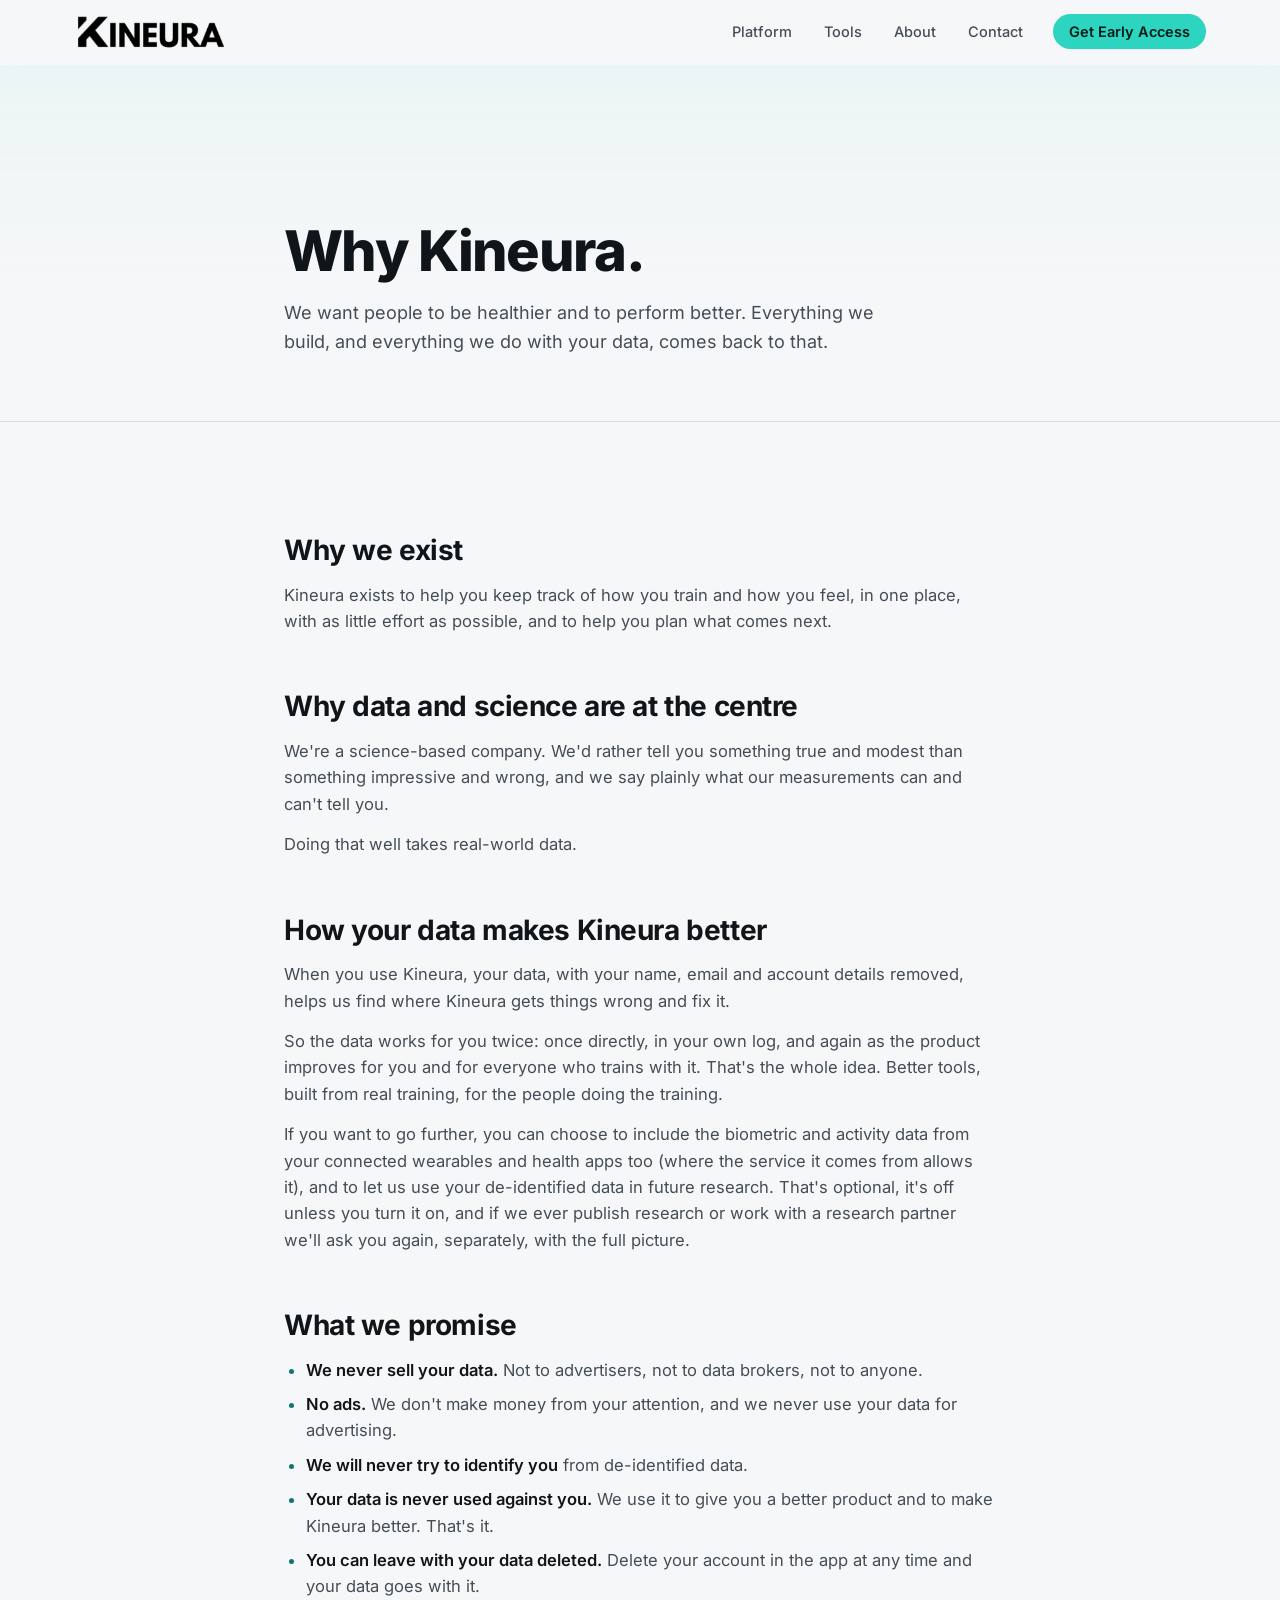
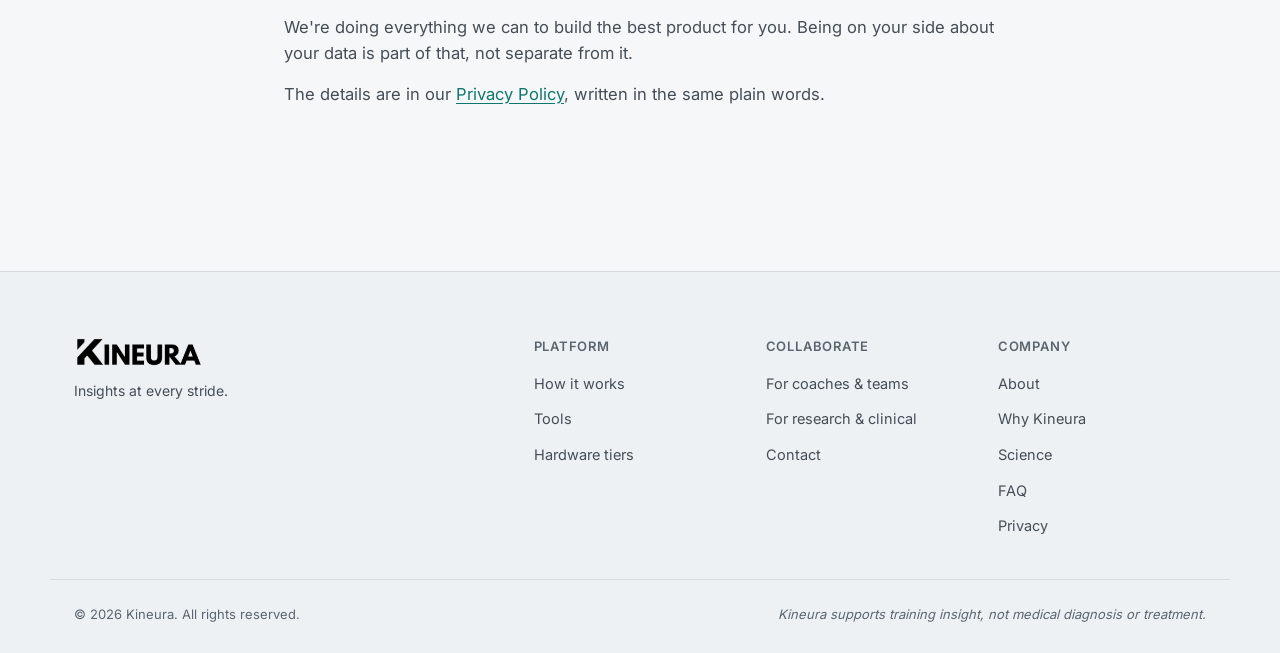
<file: why.html>
<!DOCTYPE html>
<html lang="en">
<head>
  <meta charset="UTF-8" />
  <meta name="viewport" content="width=device-width, initial-scale=1.0" />
  <title>Why Kineura. Kineura</title>
  <meta name="description" content="Why Kineura exists, why data and science sit at the centre of it, and the promises we make about your data." />
  <meta name="theme-color" content="#0a0f12" />
  <link rel="canonical" href="https://kineura.com/why.html" />
  <meta property="og:type" content="website" />
  <meta property="og:title" content="Why Kineura. Kineura" />
  <meta property="og:description" content="Why Kineura exists, and the promises we make about your data." />
  <meta property="og:image" content="og-image.svg" />
  <meta property="og:url" content="https://kineura.com/why.html" />
  <link rel="icon" type="image/svg+xml" href="favicon.svg" />
  <link rel="stylesheet" href="styles.css" />
</head>
<body>
  <a href="#main" class="skip-link">Skip to content</a>

  <header class="site-header" id="siteHeader">
    <div class="container header-inner">
      <a class="brand" href="index.html" aria-label="Kineura home">
        <img class="brand-logo" src="assets/img/kineura-wordmark-cropped.png" alt="Kineura" width="487" height="120" />
      </a>
      <nav class="primary-nav" aria-label="Primary">
        <button class="nav-toggle" aria-controls="navList" aria-expanded="false" aria-label="Toggle menu">
          <span></span><span></span><span></span>
        </button>
        <ul class="nav-list" id="navList">
          <li><a href="platform.html">Platform</a></li>
          <li><a href="tools.html">Tools</a></li>
          <li><a href="about.html">About</a></li>
          <li><a href="contact.html">Contact</a></li>
          <li><a href="index.html#early-access" class="nav-cta">Get Early Access</a></li>
        </ul>
      </nav>
    </div>
  </header>

  <main id="main">
    <section class="page-hero">
      <div class="container page-hero-inner">
        <h1>Why Kineura.</h1>
        <p class="lede">We want people to be healthier and to perform better. Everything we build, and everything we do with your data, comes back to that.</p>
      </div>
    </section>

    <section class="section prose-section">
      <div class="container prose">
          <h2>Why we exist</h2>
          <p>Kineura exists to help you keep track of how you train and how you feel, in one place, with as little effort as possible, and to help you plan what comes next.</p>

          <h2>Why data and science are at the centre</h2>
          <p>We're a science-based company. We'd rather tell you something true and modest than something impressive and wrong, and we say plainly what our measurements can and can't tell you.</p>
          <p>Doing that well takes real-world data.</p>

          <h2>How your data makes Kineura better</h2>
          <p>When you use Kineura, your data, with your name, email and account details removed, helps us find where Kineura gets things wrong and fix it.</p>
          <p>So the data works for you twice: once directly, in your own log, and again as the product improves for you and for everyone who trains with it. That's the whole idea. Better tools, built from real training, for the people doing the training.</p>
          <p>If you want to go further, you can choose to include the biometric and activity data from your connected wearables and health apps too (where the service it comes from allows it), and to let us use your de-identified data in future research. That's optional, it's off unless you turn it on, and if we ever publish research or work with a research partner we'll ask you again, separately, with the full picture.</p>

          <h2>What we promise</h2>
          <ul>
            <li><strong>We never sell your data.</strong> Not to advertisers, not to data brokers, not to anyone.</li>
            <li><strong>No ads.</strong> We don't make money from your attention, and we never use your data for advertising.</li>
            <li><strong>We will never try to identify you</strong> from de-identified data.</li>
            <li><strong>Your data is never used against you.</strong> We use it to give you a better product and to make Kineura better. That's it.</li>
            <li><strong>You can leave with your data deleted.</strong> Delete your account in the app at any time and your data goes with it.</li>
          </ul>
          <p>We're doing everything we can to build the best product for you. Being on your side about your data is part of that, not separate from it.</p>
          <p>The details are in our <a href="privacy.html">Privacy Policy</a>, written in the same plain words.</p>
      </div>
    </section>
  </main>

  <footer class="site-footer">
    <div class="container footer-inner">
      <div class="footer-brand">
        <a class="brand" href="index.html" aria-label="Kineura home">
          <img class="brand-logo" src="assets/img/kineura-wordmark-cropped.png" alt="Kineura" width="487" height="120" />
        </a>
        <p class="footer-tag">Insights at every stride.</p>
      </div>
      <nav class="footer-nav" aria-label="Footer">
        <div>
          <p class="footer-nav-heading">Platform</p>
          <ul>
            <li><a href="platform.html">How it works</a></li>
            <li><a href="tools.html">Tools</a></li>
            <li><a href="index.html#hardware">Hardware tiers</a></li>
          </ul>
        </div>
        <div>
          <p class="footer-nav-heading">Collaborate</p>
          <ul>
            <li><a href="for-teams-coaches.html">For coaches &amp; teams</a></li>
            <li><a href="for-research-clinical.html">For research &amp; clinical</a></li>
            <li><a href="contact.html">Contact</a></li>
          </ul>
        </div>
        <div>
          <p class="footer-nav-heading">Company</p>
          <ul>
            <li><a href="about.html">About</a></li>
            <li><a href="why.html" aria-current="page">Why Kineura</a></li>
            <li><a href="index.html#science">Science</a></li>
            <li><a href="index.html#faq">FAQ</a></li>
            <li><a href="privacy.html">Privacy</a></li>
          </ul>
        </div>
      </nav>
    </div>
    <div class="container footer-bottom">
      <p>&copy; <span id="year"></span> Kineura. All rights reserved.</p>
      <p class="footer-disclaimer">Kineura supports training insight, not medical diagnosis or treatment.</p>
    </div>
  </footer>

  <script src="script.js" defer></script>
</body>
</html>
</file>
<file: styles.css>
/* Kineura static site styles */

@font-face {
  font-family: 'Inter';
  font-style: normal;
  font-weight: 300 800;
  font-display: swap;
  src: url('assets/fonts/Inter-Variable.woff2') format('woff2-variations'),
       url('assets/fonts/Inter-Variable.woff2') format('woff2');
}
@font-face {
  font-family: 'JetBrains Mono';
  font-style: normal;
  font-weight: 400 700;
  font-display: swap;
  src: url('assets/fonts/JetBrainsMono-Variable.woff2') format('woff2-variations'),
       url('assets/fonts/JetBrainsMono-Variable.woff2') format('woff2');
}

:root {
  --bg: #07090b;
  --bg-elev: #0d1216;
  --bg-elev-2: #121820;
  --surface: #0f151b;
  --line: rgba(255, 255, 255, 0.08);
  --line-strong: rgba(255, 255, 255, 0.14);
  --text: #e6edf3;
  --text-dim: #9aa7b2;
  --text-muted: #8b96a1;
  --accent: #2dd4bf;
  --accent-2: #14b8a6;
  --accent-soft: rgba(45, 212, 191, 0.14);
  --accent-glow: rgba(45, 212, 191, 0.35);
  /* Text-weight teal: --accent itself is tuned to glow on a near-black page
     and fails WCAG AA as small text once the page background goes light
     (~1.9:1 on white). Every place --accent is used as a `color` (not a
     background/border) uses this instead, so light mode gets a darker,
     AA-compliant teal instead of a global brand-color change. */
  --accent-text: var(--accent);
  --danger: #f87171;
  --radius: 14px;
  --radius-lg: 22px;
  --radius-xl: 28px;
  --maxw: 1180px;
  --shadow: 0 30px 80px -30px rgba(0, 0, 0, 0.8);
  --easing: cubic-bezier(0.22, 1, 0.36, 1);
  color-scheme: dark light;
}

* { box-sizing: border-box; }

html { scroll-behavior: smooth; }

body {
  margin: 0;
  font-family: 'Inter', system-ui, -apple-system, Segoe UI, Roboto, sans-serif;
  font-weight: 400;
  color: var(--text);
  background: var(--bg);
  line-height: 1.6;
  -webkit-font-smoothing: antialiased;
  text-rendering: optimizeLegibility;
  overflow-x: hidden;
}

img, svg { max-width: 100%; display: block; }

a { color: var(--accent-text); text-decoration: none; transition: color 0.2s ease; }
a:hover { color: #5eead4; }

.container {
  width: 100%;
  max-width: var(--maxw);
  margin: 0 auto;
  padding: 0 24px;
}

.skip-link {
  position: absolute;
  left: -9999px;
  top: 0;
  background: var(--accent);
  color: #001b18;
  padding: 10px 14px;
  font-weight: 600;
  z-index: 1000;
}
.skip-link:focus { left: 12px; top: 12px; }

.sr-only {
  position: absolute;
  width: 1px; height: 1px;
  padding: 0; margin: -1px;
  overflow: hidden; clip: rect(0,0,0,0);
  white-space: nowrap; border: 0;
}

/* Header */
.site-header {
  position: sticky;
  top: 0;
  z-index: 50;
  backdrop-filter: saturate(140%) blur(10px);
  background: rgba(7, 9, 11, 0.55);
  border-bottom: 1px solid transparent;
  transition: border-color 0.3s ease, background 0.3s ease;
}
.site-header.scrolled {
  border-bottom-color: var(--line);
  background: rgba(7, 9, 11, 0.85);
}
.header-inner {
  display: flex;
  align-items: center;
  justify-content: space-between;
  height: 64px;
}
.brand {
  display: inline-flex;
  align-items: center;
  gap: 10px;
  font-weight: 700;
  letter-spacing: -0.01em;
  color: var(--text);
}
.brand:hover { color: var(--text); }
.brand-logo {
  height: 38px;
  width: auto;
  display: block;
}
.site-footer .brand-logo { height: 32px; }

@media (max-width: 720px) {
  .header-inner { height: 56px; }
  .brand-logo { height: 28px; }
  .site-footer .brand-logo { height: 28px; }
}

.primary-nav { display: flex; align-items: center; }
.nav-list {
  list-style: none;
  display: flex;
  gap: 28px;
  margin: 0;
  padding: 0;
  align-items: center;
}
.nav-list a {
  color: var(--text-dim);
  font-size: 14.5px;
  font-weight: 500;
  padding: 8px 2px;
}
.nav-list a:hover { color: var(--text); }
.nav-cta {
  background: var(--accent);
  color: #001b18 !important;
  padding: 9px 16px !important;
  border-radius: 999px;
  font-weight: 600 !important;
}
.nav-cta:hover { background: #5eead4; }

.nav-toggle {
  display: none;
  background: transparent;
  border: 1px solid var(--line);
  border-radius: 10px;
  width: 40px; height: 40px;
  flex-direction: column;
  justify-content: center;
  align-items: center;
  gap: 4px;
  cursor: pointer;
  padding: 0;
}
.nav-toggle span {
  width: 18px; height: 2px;
  background: var(--text); border-radius: 2px;
  transition: transform 0.2s ease, opacity 0.2s ease;
}

/* Buttons */
.btn {
  display: inline-flex;
  align-items: center;
  justify-content: center;
  gap: 8px;
  padding: 13px 22px;
  border-radius: 999px;
  font-weight: 600;
  font-size: 15px;
  cursor: pointer;
  border: 1px solid transparent;
  transition: transform 0.15s ease, background 0.2s ease, border-color 0.2s ease, color 0.2s ease, box-shadow 0.2s ease;
  text-align: center;
}
.btn:active { transform: translateY(1px); }
.btn-primary {
  background: var(--accent);
  color: #001b18;
  box-shadow: 0 14px 28px -12px rgba(0,0,0,0.55);
}
.btn-primary:hover { background: #5eead4; color: #001b18; }
.btn-secondary {
  background: rgba(7,9,11,0.4);
  color: var(--text);
  border-color: var(--line-strong);
  backdrop-filter: blur(6px);
}
.btn-secondary:hover {
  border-color: var(--accent);
  color: var(--accent-text);
}
/* The hero sits on dark video in both themes, so its secondary button keeps
   light text on a dark translucent fill regardless of color scheme. */
.hero .btn-secondary {
  background: rgba(7,9,11,0.4);
  color: #ffffff;
  border-color: rgba(255,255,255,0.24);
}
.hero .btn-secondary:hover { border-color: var(--accent); color: var(--accent); }

/* Hero */
.hero {
  position: relative;
  padding: 140px 0 120px;
  overflow: hidden;
  min-height: 80vh;
  display: flex;
  align-items: center;
}
.hero-bg {
  position: absolute;
  inset: 0;
  pointer-events: none;
  z-index: 0;
}
.hero-video {
  position: absolute;
  inset: 0;
  width: 100%;
  height: 100%;
  object-fit: cover;
  opacity: 1;
  filter: brightness(0.85) contrast(1.05) saturate(1.05);
}
.hero-veil {
  position: absolute;
  inset: 0;
  background:
    radial-gradient(ellipse at 50% 38%, rgba(7,9,11,0.10) 0%, rgba(7,9,11,0.55) 60%, rgba(7,9,11,0.88) 100%),
    linear-gradient(180deg, rgba(7,9,11,0.30) 0%, rgba(7,9,11,0.22) 40%, rgba(7,9,11,0.86) 100%);
}
.hero-inner {
  position: relative;
  z-index: 1;
  text-align: center;
  max-width: 880px;
}
.hero-headline {
  font-size: clamp(40px, 7vw, 92px);
  line-height: 1.02;
  letter-spacing: -0.035em;
  font-weight: 800;
  margin: 0 0 22px;
  color: #ffffff;
  text-shadow: 0 4px 30px rgba(0,0,0,0.4);
}
.hero-sub {
  font-size: clamp(16px, 1.5vw, 19px);
  color: #cbd5e1;
  max-width: 680px;
  margin: 0 auto 36px;
}
.hero-ctas {
  display: flex;
  gap: 12px;
  justify-content: center;
  flex-wrap: wrap;
}

/* Section base */
.section { padding: 110px 0; position: relative; }
.section-head { max-width: 760px; margin: 0 0 56px; }
.section-head.narrow { max-width: 720px; }
.section h2 {
  font-size: clamp(30px, 4.4vw, 48px);
  line-height: 1.08;
  letter-spacing: -0.025em;
  margin: 0 0 18px;
  font-weight: 700;
}
.lede { color: var(--text-dim); font-size: 17px; margin: 0; max-width: 640px; }
.muted { color: var(--text-muted); }

/* Problem */
.problem { padding: 100px 0; border-top: 1px solid var(--line); border-bottom: 1px solid var(--line); background: linear-gradient(180deg, transparent, rgba(45,212,191,0.025) 50%, transparent); }
.problem-grid {
  display: grid;
  grid-template-columns: minmax(0, 0.85fr) minmax(0, 1.15fr);
  gap: 48px;
  align-items: center;
}
.problem-copy { text-align: left; }
.problem-copy h2 {
  font-size: clamp(26px, 3.4vw, 40px);
  margin: 0 0 18px;
  letter-spacing: -0.025em;
}
.problem-copy .lede { margin: 0; max-width: 520px; }
.problem-figure {
  margin: 0;
}

/* Sleeve product explainer.
   Stage is a 3-col grid: cards | image | cards.
   Each side column has 2 rows (top, bottom callouts).
   Connector lines span from card inner-edge across the side column to the
   image edge, then a dot on the image marks the component. */
.sleeve-figure { margin: 0; }
.sleeve-stage {
  position: relative;
  border-radius: var(--radius-lg);
  background:
    radial-gradient(ellipse at 50% 45%, rgba(45,212,191,0.10), transparent 60%),
    linear-gradient(180deg, #0c1216 0%, #070a0d 100%);
  border: 1px solid var(--line);
  padding: 28px;
  box-shadow:
    0 30px 80px -30px rgba(0,0,0,0.75),
    0 0 0 1px rgba(45,212,191,0.08);
  display: grid;
  grid-template-columns: minmax(140px, 168px) minmax(200px, 280px) minmax(140px, 168px);
  grid-template-rows: 1fr 1fr;
  column-gap: 14px;
  row-gap: 16px;
  justify-content: center;
  align-items: center;
}
.sleeve-image-wrap {
  position: relative;
  z-index: 1;
  grid-column: 2;
  grid-row: 1 / span 2;
  border-radius: 18px;
  aspect-ratio: 1 / 1;
  width: 100%;
  background: #0a0e11;
  align-self: center;
  isolation: isolate;
}
.sleeve-image {
  display: block;
  width: 100%;
  height: 100%;
  object-fit: cover;
  border-radius: 18px;
  filter: contrast(1.04) saturate(1.05);
  box-shadow:
    inset 0 0 0 1px rgba(255,255,255,0.04),
    0 20px 50px -25px rgba(0,0,0,0.8);
}

/* Dot overlay on image */
.sleeve-dots {
  position: absolute;
  inset: 0;
  pointer-events: none;
  z-index: 2;
  border-radius: inherit;
  overflow: hidden;
}
.sleeve-callout-dot {
  position: absolute;
  left: var(--cx);
  top: var(--cy);
  width: 11px;
  height: 11px;
  margin: -5.5px 0 0 -5.5px;
  border-radius: 50%;
  background: var(--accent);
  box-shadow: 0 0 0 3px rgba(45,212,191,0.28);
  z-index: 3;
}
.sleeve-callout-dot::after {
  content: "";
  position: absolute;
  inset: -8px;
  border-radius: 50%;
  border: 1px solid rgba(45,212,191,0.5);
  animation: sleevePulse 2.4s ease-out infinite;
}
@keyframes sleevePulse {
  0% { transform: scale(0.55); opacity: 0.9; }
  100% { transform: scale(1.7); opacity: 0; }
}

/* Each callout is a grid cell holding only a card; connector lines are drawn
   in the .sleeve-lines SVG overlay so they can extend all the way to the dot. */
.sleeve-callout {
  position: relative;
  display: flex;
  align-items: center;
  z-index: 2;
}
.sleeve-callout--tl { grid-column: 1; grid-row: 1; justify-content: flex-start; }
.sleeve-callout--bl { grid-column: 1; grid-row: 2; justify-content: flex-start; }
.sleeve-callout--tr { grid-column: 3; grid-row: 1; justify-content: flex-end; }
.sleeve-callout--br { grid-column: 3; grid-row: 2; justify-content: flex-end; }

.sleeve-callout-card {
  flex: 0 1 auto;
  min-width: 0;
  width: 100%;
  padding: 10px 12px;
  background: rgba(8, 12, 14, 0.85);
  backdrop-filter: blur(12px);
  -webkit-backdrop-filter: blur(12px);
  border: 1px solid rgba(45,212,191,0.22);
  border-radius: 10px;
  box-shadow:
    0 12px 30px -10px rgba(0,0,0,0.75),
    0 0 0 1px rgba(255,255,255,0.02);
  pointer-events: auto;
}
.sleeve-callout-eyebrow {
  font-family: 'JetBrains Mono', monospace;
  font-size: 9.5px;
  letter-spacing: 0.18em;
  text-transform: uppercase;
  color: var(--accent-text);
  margin: 0 0 3px;
}
.sleeve-callout-card h3.sleeve-callout-title {
  font-size: 13px;
  font-weight: 600;
  letter-spacing: -0.01em;
  margin: 0 0 3px;
  color: var(--text);
  line-height: 1.25;
}
.sleeve-callout-text {
  font-size: 11.5px;
  line-height: 1.45;
  color: var(--text-dim);
  margin: 0;
}

/* SVG connector overlay — sits above the image, below the cards.
   JS sets x1/y1/x2/y2 in pixel space, matching the actual DOM rects of
   each card's inner edge and each dot's center. */
.sleeve-lines {
  position: absolute;
  inset: 0;
  width: 100%;
  height: 100%;
  pointer-events: none;
  z-index: 2;
  overflow: visible;
}
.sleeve-line {
  stroke-width: 1.5;
  stroke-linecap: round;
  fill: none;
  vector-effect: non-scaling-stroke;
  opacity: 0;
  transition: opacity 220ms ease;
}
.sleeve-lines.is-ready .sleeve-line { opacity: 1; }

/* Fallback feature list (mobile / narrow) */
.sleeve-feature-list {
  list-style: none;
  margin: 24px 0 0;
  padding: 0;
  display: none;
  gap: 14px;
}
.sleeve-feature {
  display: flex;
  gap: 14px;
  align-items: flex-start;
  padding: 14px 16px;
  background: rgba(13, 18, 22, 0.6);
  border: 1px solid var(--line);
  border-radius: 12px;
}
.sleeve-feature-num {
  font-family: 'JetBrains Mono', monospace;
  font-size: 12px;
  letter-spacing: 0.12em;
  color: var(--accent-text);
  padding: 4px 8px;
  border: 1px solid rgba(45,212,191,0.25);
  border-radius: 6px;
  flex-shrink: 0;
  line-height: 1;
}
.sleeve-feature h3 {
  margin: 2px 0 4px;
  font-size: 15px;
  font-weight: 600;
  color: var(--text);
}
.sleeve-feature p {
  margin: 0;
  font-size: 13.5px;
  line-height: 1.5;
  color: var(--text-dim);
}

/* Tighten the callout layout for medium screens. */
@media (max-width: 1180px) {
  .sleeve-stage {
    grid-template-columns: minmax(126px, 150px) minmax(180px, 240px) minmax(126px, 150px);
    column-gap: 10px;
    padding: 22px;
  }
  .sleeve-callout-card { padding: 9px 10px; }
  .sleeve-callout-card h3.sleeve-callout-title { font-size: 12.5px; }
  .sleeve-callout-text { font-size: 11px; }
  .sleeve-callout-line { flex-basis: 12px; }
}
/* Switch to stacked image + list when problem-grid stacks. */
@media (max-width: 980px) {
  .problem-grid { grid-template-columns: 1fr; gap: 36px; }
  .sleeve-stage {
    grid-template-columns: 1fr;
    grid-template-rows: auto;
    column-gap: 0;
    row-gap: 0;
    padding: 20px;
  }
  .sleeve-callout { display: none; }
  .sleeve-image-wrap { grid-column: 1; grid-row: 1; max-width: 380px; margin: 0 auto; }
  .sleeve-feature-list { display: grid; }
}
@media (max-width: 520px) {
  .sleeve-stage { padding: 16px; }
  .sleeve-image-wrap { max-width: 100%; }
  .sleeve-feature { padding: 12px 14px; }
}

/* How it works */
.steps {
  list-style: none;
  padding: 0;
  margin: 0;
  display: grid;
  grid-template-columns: repeat(4, 1fr);
  gap: 20px;
  counter-reset: step;
}
.step {
  background: var(--bg-elev);
  border: 1px solid var(--line);
  border-radius: var(--radius);
  padding: 28px 24px;
  position: relative;
  transition: border-color 0.25s ease, transform 0.25s ease;
}
.step:hover { border-color: var(--line-strong); transform: translateY(-2px); }
.step-num {
  font-family: 'JetBrains Mono', monospace;
  color: var(--accent-text);
  font-size: 13px;
  font-weight: 600;
  letter-spacing: 0.1em;
}
.step h3 { margin: 14px 0 10px; font-size: 20px; font-weight: 600; letter-spacing: -0.01em; }
.step p { margin: 0; color: var(--text-dim); font-size: 15px; }

/* Metrics — WHOOP-style photo card rail */
.metric-rail {
  display: grid;
  grid-auto-flow: column;
  grid-auto-columns: minmax(280px, 320px);
  gap: 18px;
  overflow-x: auto;
  padding: 4px 4px 24px;
  scroll-snap-type: x mandatory;
  -webkit-overflow-scrolling: touch;
  scrollbar-width: thin;
  scrollbar-color: var(--line-strong) transparent;
}
.metric-rail::-webkit-scrollbar { height: 8px; }
.metric-rail::-webkit-scrollbar-thumb { background: var(--line-strong); border-radius: 999px; }
.metric-rail::-webkit-scrollbar-track { background: transparent; }

.metric-photo-card {
  position: relative;
  aspect-ratio: 3 / 4;
  border-radius: var(--radius-xl);
  overflow: hidden;
  cursor: pointer;
  scroll-snap-align: start;
  background: #0a0d10;
  isolation: isolate;
  transition: transform 0.35s var(--easing), box-shadow 0.35s var(--easing);
}
.metric-photo-card:hover { transform: translateY(-4px); box-shadow: 0 30px 60px -25px rgba(0,0,0,0.7); }
.metric-photo-card img {
  position: absolute;
  inset: 0;
  width: 100%; height: 100%;
  object-fit: cover;
  z-index: 0;
  transition: transform 0.6s var(--easing), filter 0.4s var(--easing);
  filter: saturate(1.05) contrast(1.02);
}
.metric-photo-card:hover img { transform: scale(1.04); }
.metric-photo-overlay {
  position: absolute;
  inset: 0;
  z-index: 1;
  background:
    radial-gradient(120% 70% at 50% 100%, rgba(45,212,191,0.18), transparent 55%),
    radial-gradient(140% 100% at 50% 50%, transparent 50%, rgba(0,0,0,0.35) 100%),
    linear-gradient(180deg, rgba(0,0,0,0.55) 0%, rgba(0,0,0,0.05) 28%, rgba(0,0,0,0.0) 50%, rgba(0,0,0,0.55) 80%, rgba(0,0,0,0.85) 100%);
  pointer-events: none;
}
.metric-photo-card::after {
  content: "";
  position: absolute;
  inset: 0;
  z-index: 1;
  pointer-events: none;
  border-radius: inherit;
  box-shadow: inset 0 0 0 1px rgba(255,255,255,0.06);
}
.metric-photo-title {
  position: absolute;
  top: 24px;
  left: 24px;
  right: 24px;
  z-index: 2;
  margin: 0;
  color: #fff;
  font-size: clamp(22px, 2.2vw, 28px);
  font-weight: 700;
  letter-spacing: -0.02em;
  line-height: 1.1;
  text-shadow: 0 2px 14px rgba(0,0,0,0.45);
}
.metric-photo-tag {
  position: absolute;
  bottom: 84px;
  left: 24px;
  z-index: 2;
  margin: 0;
  font-family: 'JetBrains Mono', monospace;
  font-size: 11px;
  letter-spacing: 0.16em;
  text-transform: uppercase;
  color: rgba(255,255,255,0.92);
  text-shadow: 0 1px 6px rgba(0,0,0,0.6);
}
.metric-plus {
  position: absolute;
  right: 18px;
  bottom: 18px;
  z-index: 3;
  width: 44px;
  height: 44px;
  border-radius: 50%;
  border: none;
  background: rgba(255,255,255,0.95);
  color: #0a0d10;
  display: inline-flex;
  align-items: center;
  justify-content: center;
  cursor: pointer;
  box-shadow: 0 6px 18px -6px rgba(0,0,0,0.5);
  transition: transform 0.2s ease, background 0.2s ease;
}
.metric-plus svg { width: 20px; height: 20px; }
.metric-plus:hover { background: var(--accent); transform: scale(1.06); }
.metric-photo-card:focus-visible {
  outline: 2px solid var(--accent-text);
  outline-offset: 4px;
}

/* Demo — original mockup iframe, cropped to phone screen only.
   The standalone mockup at pjlim21.github.io/kineura_mockup renders a fixed
   375x812 phone column centered horizontally with ~332px of title chrome
   above and ~48px footer below. We render the iframe at its natural pixel
   size, translate it upward to hide the title, and let the bezel clip the
   footer. A small JS hook scales the iframe to fit the bezel inner width.
*/
.demo-wrap {
  display: grid;
  grid-template-columns: minmax(0, 1fr) minmax(0, 1fr);
  gap: 56px;
  align-items: center;
}
.demo-frame {
  margin: 0 auto;
  width: 100%;
  max-width: 380px;
}
.demo-frame-bezel {
  position: relative;
  width: 100%;
  background: linear-gradient(180deg, #1a1f24 0%, #0c1115 100%);
  border-radius: 44px;
  padding: 14px;
  overflow: hidden;
  box-shadow:
    0 0 0 2px #000,
    0 30px 80px -20px rgba(0,0,0,0.85),
    inset 0 0 0 1px rgba(255,255,255,0.05);
}
.demo-frame-notch {
  position: absolute;
  top: 18px;
  left: 50%;
  transform: translateX(-50%);
  width: 110px;
  height: 24px;
  background: #000;
  border-radius: 999px;
  z-index: 5;
  pointer-events: none;
}
.demo-frame-viewport {
  position: relative;
  width: 100%;
  /* Match the phone screen aspect ratio (375:812) so the bezel inner area
     hugs the visible phone exactly with no dead space. */
  aspect-ratio: 375 / 812;
  border-radius: 32px;
  overflow: hidden;
  background: #050708;
}
.demo-frame-iframe {
  /* The standalone mockup uses min-h-screen with a vertically-centered flex
     column (title + "LIVE WORKOUT" eyebrow + 375x812 phone + footer text).
     The column is 984px tall total, so at iframe height 1400 the phone lands
     at y=332 with 332px of chrome above (title block) and 256px below (footer
     gap + caption). We translate by -332*scale to hide the title chrome and
     let the bezel (matched to the phone aspect) clip the bottom footer. */
  position: absolute;
  top: 0;
  left: 0;
  width: 375px;
  height: 1400px;
  border: 0;
  background: #050708;
  display: block;
  transform-origin: top left;
  transform: translateY(calc(-332px * var(--demo-scale, 1))) scale(var(--demo-scale, 1));
  scrollbar-width: none;
  -ms-overflow-style: none;
}
.demo-frame-iframe::-webkit-scrollbar { width: 0; height: 0; display: none; }
/* Demo side panel */
.demo-side h3 {
  font-size: clamp(20px, 2.2vw, 28px);
  margin: 0 0 14px;
  letter-spacing: -0.02em;
}
.demo-side p { color: var(--text-dim); margin: 0 0 22px; }
.demo-feature-list {
  list-style: none;
  padding: 0;
  margin: 0;
  display: flex;
  flex-direction: column;
  gap: 14px;
}
.demo-feature-list li {
  position: relative;
  padding: 16px 18px;
  border: 1px solid var(--line);
  border-radius: 14px;
  background: rgba(255,255,255,0.02);
}
.demo-feature-list h4 {
  margin: 0 0 4px;
  font-size: 15px;
  font-weight: 600;
  letter-spacing: -0.01em;
  color: var(--text);
}
.demo-feature-list p {
  margin: 0;
  font-size: 14px;
  line-height: 1.5;
  color: var(--text-dim);
}
.badge {
  display: inline-block;
  font-family: 'JetBrains Mono', monospace;
  font-size: 12.5px;
  letter-spacing: 0.01em;
  color: var(--accent-text);
  background: var(--accent-soft);
  border: 1px solid rgba(45,212,191,0.25);
  padding: 3px 10px;
  border-radius: 999px;
  margin-left: 6px;
  vertical-align: middle;
}

/* Use cases */
.use-grid {
  display: grid;
  grid-template-columns: repeat(4, 1fr);
  gap: 16px;
}
.use-card {
  background: var(--bg-elev);
  border: 1px solid var(--line);
  border-radius: var(--radius);
  overflow: hidden;
  transition: border-color 0.25s ease, transform 0.25s ease;
  display: flex;
  flex-direction: column;
}
.use-card:hover { border-color: var(--accent); transform: translateY(-2px); }
.use-photo {
  aspect-ratio: 4 / 3;
  overflow: hidden;
  background: #0a0d10;
}
.use-photo img {
  width: 100%; height: 100%;
  object-fit: cover;
  transition: transform 0.5s var(--easing);
}
.use-card:hover .use-photo img { transform: scale(1.04); }
.use-card h3 { margin: 18px 22px 6px; font-size: 18px; font-weight: 600; letter-spacing: -0.01em; }
.use-card p { margin: 0 22px 22px; color: var(--text-dim); font-size: 15px; }

/* Science */
.science { padding: 80px 0; }
.science-card {
  background: linear-gradient(135deg, var(--bg-elev) 0%, var(--bg-elev-2) 100%);
  border: 1px solid var(--line);
  border-radius: var(--radius-lg);
  padding: 56px;
  max-width: 880px;
  margin: 0 auto;
  text-align: center;
}
.science-card h2 { font-size: clamp(26px, 3.5vw, 36px); margin-bottom: 16px; }
.science-card p { color: var(--text-dim); font-size: 17px; margin: 0 auto 12px; max-width: 640px; }

/* About */
.about-inner {
  display: grid;
  grid-template-columns: 1.4fr 1fr;
  gap: 56px;
  align-items: start;
}
.about-copy h2 { margin-bottom: 18px; }
.about-copy p { color: var(--text-dim); font-size: 16.5px; }
.about-side {
  display: flex;
  flex-direction: column;
  gap: 14px;
}
.about-stat {
  background: var(--bg-elev);
  border: 1px solid var(--line);
  border-radius: var(--radius);
  padding: 22px 24px;
  display: flex;
  flex-direction: column;
  gap: 4px;
}
.about-stat .num {
  font-size: 22px;
  font-weight: 700;
  letter-spacing: -0.01em;
  color: var(--accent-text);
  font-family: 'JetBrains Mono', monospace;
}
.about-stat .lbl { color: var(--text-dim); font-size: 14.5px; }

/* CTA */
.cta-card {
  background: linear-gradient(135deg, rgba(45,212,191,0.08) 0%, rgba(20,184,166,0.04) 100%);
  border: 1px solid rgba(45,212,191,0.25);
  border-radius: var(--radius-lg);
  padding: 56px;
  display: grid;
  grid-template-columns: 1fr 1fr;
  gap: 48px;
  align-items: center;
}
.cta-copy h2 { margin-bottom: 14px; font-size: clamp(26px, 3.4vw, 36px); }
.cta-copy p { color: var(--text-dim); margin: 0; }
.cta-form {
  display: grid;
  gap: 12px;
}
.cta-form input,
.cta-form select,
.cta-form textarea {
  width: 100%;
  background: var(--bg-elev-2);
  border: 1px solid var(--line-strong);
  color: var(--text);
  padding: 14px 16px;
  border-radius: 12px;
  font-size: 15px;
  font-family: inherit;
  transition: border-color 0.2s ease, background 0.2s ease;
}
.cta-form input::placeholder,
.cta-form textarea::placeholder { color: var(--text-muted); }
.cta-form input:focus,
.cta-form select:focus,
.cta-form textarea:focus {
  border-color: var(--accent);
  background: var(--bg-elev);
}
.cta-form input:focus-visible,
.cta-form select:focus-visible,
.cta-form textarea:focus-visible {
  outline: 2px solid var(--accent-text);
  outline-offset: 2px;
}
.cta-form textarea { resize: vertical; min-height: 96px; line-height: 1.5; }
/* Honeypot — visually hidden but still in the DOM for bots to find. */
.cta-form-honey {
  position: absolute !important;
  left: -10000px !important;
  width: 1px !important;
  height: 1px !important;
  opacity: 0 !important;
  pointer-events: none !important;
}
.cta-form select { appearance: none; -webkit-appearance: none; background-image: url("data:image/svg+xml;utf8,<svg xmlns='http://www.w3.org/2000/svg' width='12' height='8' viewBox='0 0 12 8'><path fill='%239aa7b2' d='M6 8L0 0h12z'/></svg>"); background-repeat: no-repeat; background-position: right 16px center; padding-right: 40px; }
.form-note { font-size: 12.5px; color: var(--text-muted); margin: 4px 0 0; }
.form-note.success { color: var(--accent-text); }
.form-note.error { color: var(--danger); }

/* FAQ */
.faq-list {
  max-width: 820px;
  margin: 0 auto;
  display: flex;
  flex-direction: column;
  gap: 10px;
}
.faq-list details {
  background: var(--bg-elev);
  border: 1px solid var(--line);
  border-radius: var(--radius);
  padding: 18px 22px;
  transition: border-color 0.2s ease;
}
.faq-list details[open] { border-color: var(--line-strong); }
.faq-list summary {
  cursor: pointer;
  font-weight: 600;
  font-size: 16px;
  list-style: none;
  display: flex;
  justify-content: space-between;
  align-items: center;
  gap: 16px;
}
.faq-list summary::-webkit-details-marker { display: none; }
.faq-list summary::after {
  content: "+";
  color: var(--accent-text);
  font-size: 22px;
  font-weight: 400;
  transition: transform 0.2s ease;
  line-height: 1;
}
.faq-list details[open] summary::after { content: "−"; }
.faq-list p {
  margin: 12px 0 0;
  color: var(--text-dim);
  font-size: 15.5px;
}

/* Footer */
.site-footer {
  border-top: 1px solid var(--line);
  background: #05070a;
  padding: 64px 0 28px;
  margin-top: 40px;
}
.footer-inner {
  display: grid;
  grid-template-columns: 1.2fr 2fr;
  gap: 56px;
  padding-bottom: 40px;
  border-bottom: 1px solid var(--line);
}
.footer-brand .brand { margin-bottom: 12px; }
.footer-tag { color: var(--text-dim); margin: 0; font-size: 14px; }
.footer-nav {
  display: grid;
  grid-template-columns: repeat(3, 1fr);
  gap: 24px;
}
.footer-nav-heading {
  font-size: 13px;
  letter-spacing: 0.06em;
  text-transform: uppercase;
  color: var(--text-muted);
  margin: 0 0 14px;
  font-weight: 600;
}
.footer-nav ul { list-style: none; padding: 0; margin: 0; display: flex; flex-direction: column; gap: 10px; }
.footer-nav a { color: var(--text-dim); font-size: 14.5px; }
.footer-nav a:hover { color: var(--text); }
.footer-bottom {
  display: flex;
  justify-content: space-between;
  align-items: center;
  padding-top: 24px;
  flex-wrap: wrap;
  gap: 12px;
}
.footer-bottom p { margin: 0; color: var(--text-muted); font-size: 13px; }
.footer-disclaimer { font-style: italic; }

/* Modal */
.modal {
  position: fixed;
  inset: 0;
  z-index: 100;
  display: none;
  align-items: center;
  justify-content: center;
  padding: 24px;
}
.modal[aria-hidden="false"] { display: flex; }
.modal-backdrop {
  position: absolute;
  inset: 0;
  background: rgba(0,0,0,0.7);
  backdrop-filter: blur(8px);
  animation: fadeIn 0.2s var(--easing);
}
@keyframes fadeIn { from { opacity: 0; } to { opacity: 1; } }
.modal-panel {
  position: relative;
  width: 100%;
  max-width: 580px;
  max-height: calc(100vh - 48px);
  overflow-y: auto;
  background: var(--bg-elev);
  border: 1px solid var(--line-strong);
  border-radius: var(--radius-lg);
  padding: 36px 36px 32px;
  box-shadow: var(--shadow);
  animation: scaleIn 0.25s var(--easing);
}
@keyframes scaleIn { from { transform: scale(0.96); opacity: 0; } to { transform: scale(1); opacity: 1; } }
.modal-close {
  position: absolute;
  top: 14px;
  right: 14px;
  width: 36px;
  height: 36px;
  border-radius: 50%;
  border: 1px solid var(--line);
  background: rgba(255,255,255,0.04);
  color: var(--text);
  display: inline-flex;
  align-items: center;
  justify-content: center;
  cursor: pointer;
  transition: background 0.2s ease, border-color 0.2s ease;
}
.modal-close svg { width: 18px; height: 18px; }
.modal-close:hover { background: rgba(255,255,255,0.08); border-color: var(--line-strong); }
.modal-title {
  margin: 0 0 6px;
  font-size: 26px;
  letter-spacing: -0.02em;
  line-height: 1.15;
}
.modal-tagline {
  margin: 0 0 22px;
  color: var(--text-dim);
  font-size: 15.5px;
}
.modal-section { margin-bottom: 16px; }
.modal-section h4 {
  margin: 0 0 6px;
  font-size: 12px;
  text-transform: uppercase;
  letter-spacing: 0.12em;
  color: var(--accent-text);
  font-family: 'JetBrains Mono', monospace;
}
.modal-section p { margin: 0; color: var(--text-dim); font-size: 14.5px; line-height: 1.6; }
.modal-research {
  border-top: 1px solid var(--line);
  padding-top: 16px;
}
.modal-research h4 { margin-bottom: 6px; }

body.modal-open { overflow: hidden; }

/* Reveal animation */
.reveal {
  opacity: 0;
  transform: translateY(18px);
  transition: opacity 0.8s var(--easing), transform 0.8s var(--easing);
}
.reveal.in {
  opacity: 1;
  transform: translateY(0);
}

/* Responsive */
@media (max-width: 980px) {
  .steps { grid-template-columns: repeat(2, 1fr); }
  .use-grid { grid-template-columns: repeat(2, 1fr); }
  .about-inner { grid-template-columns: 1fr; gap: 32px; }
  .cta-card { grid-template-columns: 1fr; padding: 40px; gap: 28px; }
  .footer-inner { grid-template-columns: 1fr; gap: 40px; }
  .demo-wrap { grid-template-columns: 1fr; gap: 32px; }
}

@media (max-width: 720px) {
  .section { padding: 80px 0; }
  .hero { padding: 96px 0 80px; min-height: 70vh; }
  .science-card { padding: 36px 24px; }
  .cta-card { padding: 32px 22px; }
  .footer-nav { grid-template-columns: repeat(2, 1fr); }
  .modal-panel { padding: 28px 22px 24px; }

  .nav-toggle { display: inline-flex; }
  .nav-list {
    position: absolute;
    top: 56px; right: 12px; left: 12px;
    flex-direction: column;
    align-items: stretch;
    gap: 6px;
    padding: 14px;
    background: var(--bg-elev);
    border: 1px solid var(--line);
    border-radius: var(--radius);
    box-shadow: var(--shadow);
    display: none;
  }
  .nav-list.open { display: flex; }
  .nav-list a { padding: 12px 14px; border-radius: 10px; }
  .nav-list a:hover { background: rgba(255,255,255,0.04); }
  .nav-list .nav-cta { text-align: center; }
}

@media (max-width: 480px) {
  .steps, .use-grid { grid-template-columns: 1fr; }
  .footer-nav { grid-template-columns: 1fr; }
  .metric-rail { grid-auto-columns: minmax(260px, 80%); }
  .demo-frame { max-width: 320px; }
}

/* Reduced motion */
@media (prefers-reduced-motion: reduce) {
  *, *::before, *::after {
    animation-duration: 0.001ms !important;
    transition-duration: 0.001ms !important;
  }
  html { scroll-behavior: auto; }
  .hero-video { display: none; }
}

/* Focus visible */
:focus-visible {
  outline: 2px solid var(--accent-text);
  outline-offset: 3px;
  border-radius: 6px;
}

/* ==========================================================================
   Redesign additions (Phase 4) — platform IA, tier comparison, audience
   routing, status labels, and the shared subpage header pattern. Reuses the
   existing token system above rather than introducing a second palette.
   ========================================================================== */

/* Active nav item across the multi-page site */
.nav-list a[aria-current="page"] { color: var(--text); }
.nav-list a[aria-current="page"]:not(.nav-cta) {
  position: relative;
}
.nav-list a[aria-current="page"]:not(.nav-cta)::after {
  content: '';
  position: absolute;
  left: 2px; right: 2px; bottom: -2px;
  height: 2px;
  background: var(--accent);
  border-radius: 2px;
}

/* Status labels — text-based availability signal, never color-only */
.status-label {
  display: inline-flex;
  align-items: center;
  gap: 6px;
  font-size: 12.5px;
  font-weight: 600;
  padding: 5px 11px;
  border-radius: 999px;
  border: 1px solid var(--line-strong);
  color: var(--text-dim);
  white-space: nowrap;
}
.status-label::before {
  content: '';
  width: 6px; height: 6px;
  border-radius: 50%;
  background: currentColor;
  flex: none;
}
.status-label--available { color: var(--accent-text); border-color: rgba(45,212,191,0.35); background: var(--accent-soft); }
.status-label--beta { color: #fbbf24; border-color: rgba(251,191,36,0.35); background: rgba(251,191,36,0.1); }
.status-label--research { color: #93c5fd; border-color: rgba(147,197,253,0.35); background: rgba(147,197,253,0.1); }
.status-label--dev { color: var(--text-muted); border-color: var(--line-strong); background: transparent; }

/* Shared subpage header — distinct from the homepage's full video hero, so
   content type reads visually distinct rather than reusing the same hero
   pattern on every page. */
.page-hero {
  padding: 156px 0 64px;
  border-bottom: 1px solid var(--line);
  background: linear-gradient(180deg, rgba(45,212,191,0.05), transparent 60%);
}
.page-hero-inner { max-width: 760px; }
.page-hero h1 {
  font-size: clamp(32px, 5vw, 56px);
  line-height: 1.08;
  letter-spacing: -0.03em;
  margin: 0 0 18px;
  font-weight: 800;
  color: var(--text);
}
.page-hero .lede { font-size: 18px; max-width: 620px; }
@media (max-width: 720px) {
  .page-hero { padding: 120px 0 48px; }
}

/* Platform categories: Measure / Record / Analyze / Act — four equal,
   numbered cards read left to right as one sequence. Every part is in
   development, so no card is singled out as "featured". */
.platform-grid {
  display: grid;
  grid-template-columns: repeat(4, minmax(0, 1fr));
  gap: 20px;
}
.platform-item {
  background: var(--bg-elev);
  border: 1px solid var(--line);
  border-radius: var(--radius-lg);
  padding: 28px;
  display: flex;
  flex-direction: column;
  gap: 12px;
}
.platform-item-index {
  font-family: 'JetBrains Mono', monospace;
  font-size: 13px;
  color: var(--accent-text);
}
.platform-item h3 { margin: 0; font-size: 22px; letter-spacing: -0.01em; }
.platform-item p { margin: 0; color: var(--text-dim); font-size: 15px; line-height: 1.6; }
.platform-item .status-label { margin-top: auto; align-self: flex-start; }
@media (max-width: 1080px) {
  .platform-grid { grid-template-columns: repeat(2, minmax(0, 1fr)); }
}
@media (max-width: 600px) {
  .platform-grid { grid-template-columns: 1fr; }
}

/* Hardware-tier comparison: two grouped-cluster cards, coequal, never a
   bordered row-per-spec table. */
.tier-grid {
  display: grid;
  grid-template-columns: 1fr 1fr;
  gap: 24px;
  align-items: stretch;
}
.tier-card {
  background: var(--bg-elev);
  border: 1px solid var(--line);
  border-radius: var(--radius-lg);
  padding: 32px;
  display: flex;
  flex-direction: column;
  gap: 24px;
}
.tier-card-head { display: flex; align-items: flex-start; justify-content: space-between; gap: 12px; }
.tier-card-head h3 { margin: 0; font-size: 22px; letter-spacing: -0.01em; }
.tier-card-sub { margin: 4px 0 0; color: var(--text-muted); font-size: 13.5px; }
.tier-cluster + .tier-cluster { border-top: 1px solid var(--line); padding-top: 20px; }
.tier-cluster h4 {
  margin: 0 0 10px;
  font-size: 12.5px;
  font-weight: 600;
  color: var(--text-muted);
  text-transform: uppercase;
  letter-spacing: 0.06em;
}
.tier-cluster ul { margin: 0; padding: 0; list-style: none; display: grid; gap: 8px; }
.tier-cluster li { color: var(--text-dim); font-size: 14.5px; line-height: 1.5; padding-left: 18px; position: relative; }
.tier-cluster li::before {
  content: '';
  position: absolute; left: 0; top: 8px;
  width: 6px; height: 6px;
  border-radius: 1px;
  background: var(--accent);
}
.tier-card .btn { margin-top: auto; align-self: flex-start; }
@media (max-width: 860px) { .tier-grid { grid-template-columns: 1fr; } }

/* Metric example-data badge — makes illustrative values honest at a glance,
   on the card itself and inside the modal, matching the demo iframe's
   existing "Simulated data" honesty standard. */
.metric-example-badge {
  position: absolute;
  top: 14px; left: 14px;
  z-index: 2;
  font-size: 11px;
  font-weight: 600;
  letter-spacing: 0.04em;
  padding: 4px 9px;
  border-radius: 999px;
  background: rgba(7,9,11,0.72);
  border: 1px solid rgba(255,255,255,0.18);
  color: #e6edf3;
  backdrop-filter: blur(4px);
}
.modal-illustrative {
  margin: -6px 0 0;
  font-size: 13px;
  color: var(--text-muted);
}

/* Audience routing panels — replaces four identical use-case cards with two
   distinct, differentiated entry points plus a short athlete-facing note;
   a different layout family from the platform grid and tier grid above. */
.audience-intro { max-width: 640px; margin: 0 0 32px; color: var(--text-dim); }
.audience-panels {
  display: grid;
  grid-template-columns: 1fr 1fr;
  gap: 20px;
}
.audience-panel {
  position: relative;
  border-radius: var(--radius-lg);
  overflow: hidden;
  min-height: 320px;
  display: flex;
  align-items: flex-end;
  border: 1px solid var(--line);
  color: #fff;
}
.audience-panel img {
  position: absolute; inset: 0;
  width: 100%; height: 100%;
  object-fit: cover;
}
.audience-panel-veil {
  position: absolute; inset: 0;
  background: linear-gradient(180deg, rgba(7,9,11,0.15) 0%, rgba(7,9,11,0.92) 100%);
}
.audience-panel-body { position: relative; padding: 28px; }
.audience-panel h3 { margin: 0 0 8px; font-size: 22px; }
.audience-panel p { margin: 0 0 16px; color: #d6dee6; font-size: 14.5px; max-width: 40ch; }
@media (max-width: 860px) { .audience-panels { grid-template-columns: 1fr; } }

/* About: capability list replacing the fake stat-chip row (labels, not
   numbers, so it reads as fact rather than a mimicked stat component). */
.capability-list {
  display: grid;
  gap: 18px;
  margin: 0;
  padding: 0;
}
.capability-list div { border-top: 1px solid var(--line); padding-top: 14px; }
.capability-list dt { font-weight: 600; color: var(--text); font-size: 15px; margin: 0 0 4px; }
.capability-list dd { margin: 0; color: var(--text-dim); font-size: 14px; line-height: 1.5; }

/* Tools page: alternating full-width rows, not a repeated card grid — a
   different layout family from every card-grid section elsewhere. */
.tool-row {
  display: grid;
  grid-template-columns: 1fr 1fr;
  gap: 48px;
  align-items: center;
  padding: 64px 0;
}
.tool-row + .tool-row { border-top: 1px solid var(--line); }
.tool-row--reverse .tool-copy { order: 2; }
.tool-row--reverse .tool-figure { order: 1; }
.tool-copy-head { display: flex; align-items: center; gap: 12px; flex-wrap: wrap; margin-bottom: 14px; }
.tool-copy h2 { margin: 0 0 14px; font-size: clamp(24px, 3vw, 32px); letter-spacing: -0.02em; }
.tool-copy .lede { margin: 0 0 20px; }
.tool-meta { display: grid; gap: 10px; margin: 0 0 22px; padding: 0; list-style: none; }
.tool-meta li { font-size: 14px; color: var(--text-dim); }
.tool-meta strong { color: var(--text); font-weight: 600; }
.tool-figure {
  border-radius: var(--radius-lg);
  overflow: hidden;
  border: 1px solid var(--line);
  background: var(--bg-elev);
}
.tool-figure img { width: 100%; display: block; aspect-ratio: 4 / 3; object-fit: cover; }
.tool-figure img[src$="kineura-sleeve.jpg"] { aspect-ratio: auto; }
.tool-figure-caption {
  padding: 12px 16px;
  font-size: 12.5px;
  color: var(--text-muted);
  border-top: 1px solid var(--line);
}
@media (max-width: 860px) {
  .tool-row, .tool-row--reverse { grid-template-columns: 1fr; padding: 44px 0; }
  .tool-row--reverse .tool-copy, .tool-row--reverse .tool-figure { order: initial; }
}

/* Segmented contact page: three distinct forms, one per audience, each its
   own labeled block rather than one form with a role dropdown. */
.contact-grid {
  display: grid;
  grid-template-columns: repeat(3, 1fr);
  gap: 20px;
  align-items: start;
}
.contact-card {
  background: var(--bg-elev);
  border: 1px solid var(--line);
  border-radius: var(--radius-lg);
  padding: 28px;
  display: flex;
  flex-direction: column;
  gap: 14px;
}
.contact-card h2 { margin: 0; font-size: 19px; }
.contact-card > p { margin: 0; color: var(--text-dim); font-size: 14px; }
.contact-card .cta-form { gap: 10px; }
.contact-card .cta-form input,
.contact-card .cta-form select,
.contact-card .cta-form textarea { padding: 11px 13px; font-size: 14px; }
@media (max-width: 980px) { .contact-grid { grid-template-columns: 1fr; } }

/* Founder-decision placeholders — visible, honest, never a silent gap */
.todo-note {
  display: block;
  margin-top: 10px;
  font-size: 12.5px;
  color: var(--text-muted);
  border-left: 2px solid var(--line-strong);
  padding-left: 10px;
}

/* Long-form reading pages (privacy.html, why.html): one readable column of
   prose under the shared .page-hero, built only from the existing tokens. */
.prose-section { padding-top: 56px; }
.prose {
  max-width: 760px;
  margin: 0 auto;
  color: var(--text-dim);
  font-size: 16.5px;
}
.prose h2 {
  font-size: clamp(22px, 2.6vw, 28px);
  line-height: 1.2;
  letter-spacing: -0.015em;
  margin: 56px 0 14px;
  font-weight: 700;
  color: var(--text);
}
.prose h3 {
  font-size: 17px;
  margin: 28px 0 8px;
  font-weight: 650;
  color: var(--text);
}
.prose h4 {
  font-size: 15px;
  margin: 20px 0 6px;
  font-weight: 600;
  color: var(--text);
}
.prose p, .prose ul { margin: 0 0 14px; }
.prose ul { padding-left: 22px; }
.prose li { margin-bottom: 8px; }
.prose li::marker { color: var(--accent-text); }
.prose strong { color: var(--text); font-weight: 600; }
.prose a { text-decoration: underline; text-underline-offset: 3px; }
.prose-meta {
  font-family: 'JetBrains Mono', ui-monospace, monospace;
  font-size: 13px;
  color: var(--text-muted);
  margin: 0 0 8px;
}
.in-short {
  background: var(--bg-elev);
  border: 1px solid var(--line);
  border-left: 3px solid var(--accent);
  border-radius: var(--radius);
  padding: 24px 28px;
  margin: 8px 0 8px;
}
.prose .in-short h2 { margin-top: 0; }
.in-short ul { margin-bottom: 0; }
.in-short li { color: var(--text); }
@media (max-width: 720px) {
  .in-short { padding: 20px 18px; }
  .prose h2 { margin-top: 44px; }
  .prose .prose .in-short h2 { margin-top: 0; }
}

/* Light mode: follows the OS/browser setting only, no manual toggle.
   Overrides the page-chrome tokens; the accent stays constant across both
   themes. Immersive, photo- or video-backed modules (hero, sleeve product
   stage, demo phone bezel, audience-panel photography) keep their own
   always-dark treatment intentionally, the same way product staging stays
   dark on light-themed sites like Apple's or WHOOP's — they're not page
   background, so they're untouched here. Placed last so it wins cascade
   ties against the equal-specificity rules above it. */
@media (prefers-color-scheme: light) {
  :root {
    color-scheme: light dark;
    --bg: #f6f7f8;
    --bg-elev: #ffffff;
    --bg-elev-2: #eef1f3;
    --surface: #ffffff;
    --line: rgba(15, 23, 31, 0.10);
    --line-strong: rgba(15, 23, 31, 0.18);
    --text: #10151a;
    --text-dim: #454e57;
    --text-muted: #5b6570;
    --shadow: 0 30px 80px -30px rgba(15, 23, 31, 0.20);
    --accent-text: #0f766e;
  }
  a:hover { color: var(--accent-2); }
  .site-header { background: rgba(246, 247, 248, 0.7); }
  .site-header.scrolled { background: rgba(246, 247, 248, 0.92); }
  .site-footer { background: var(--bg-elev-2); }
  .brand-logo { filter: invert(1); }
  .btn-secondary { background: var(--bg-elev); }
  .status-label--beta { color: #92650a; border-color: rgba(146,101,10,0.35); background: rgba(146,101,10,0.1); }
  .status-label--research { color: #1d4ed8; border-color: rgba(29,78,216,0.35); background: rgba(29,78,216,0.1); }
}
.prose .fine-print { font-size: 13px; color: var(--text-muted); }
.prose .fine-print strong { color: var(--text-muted); }
</file>
